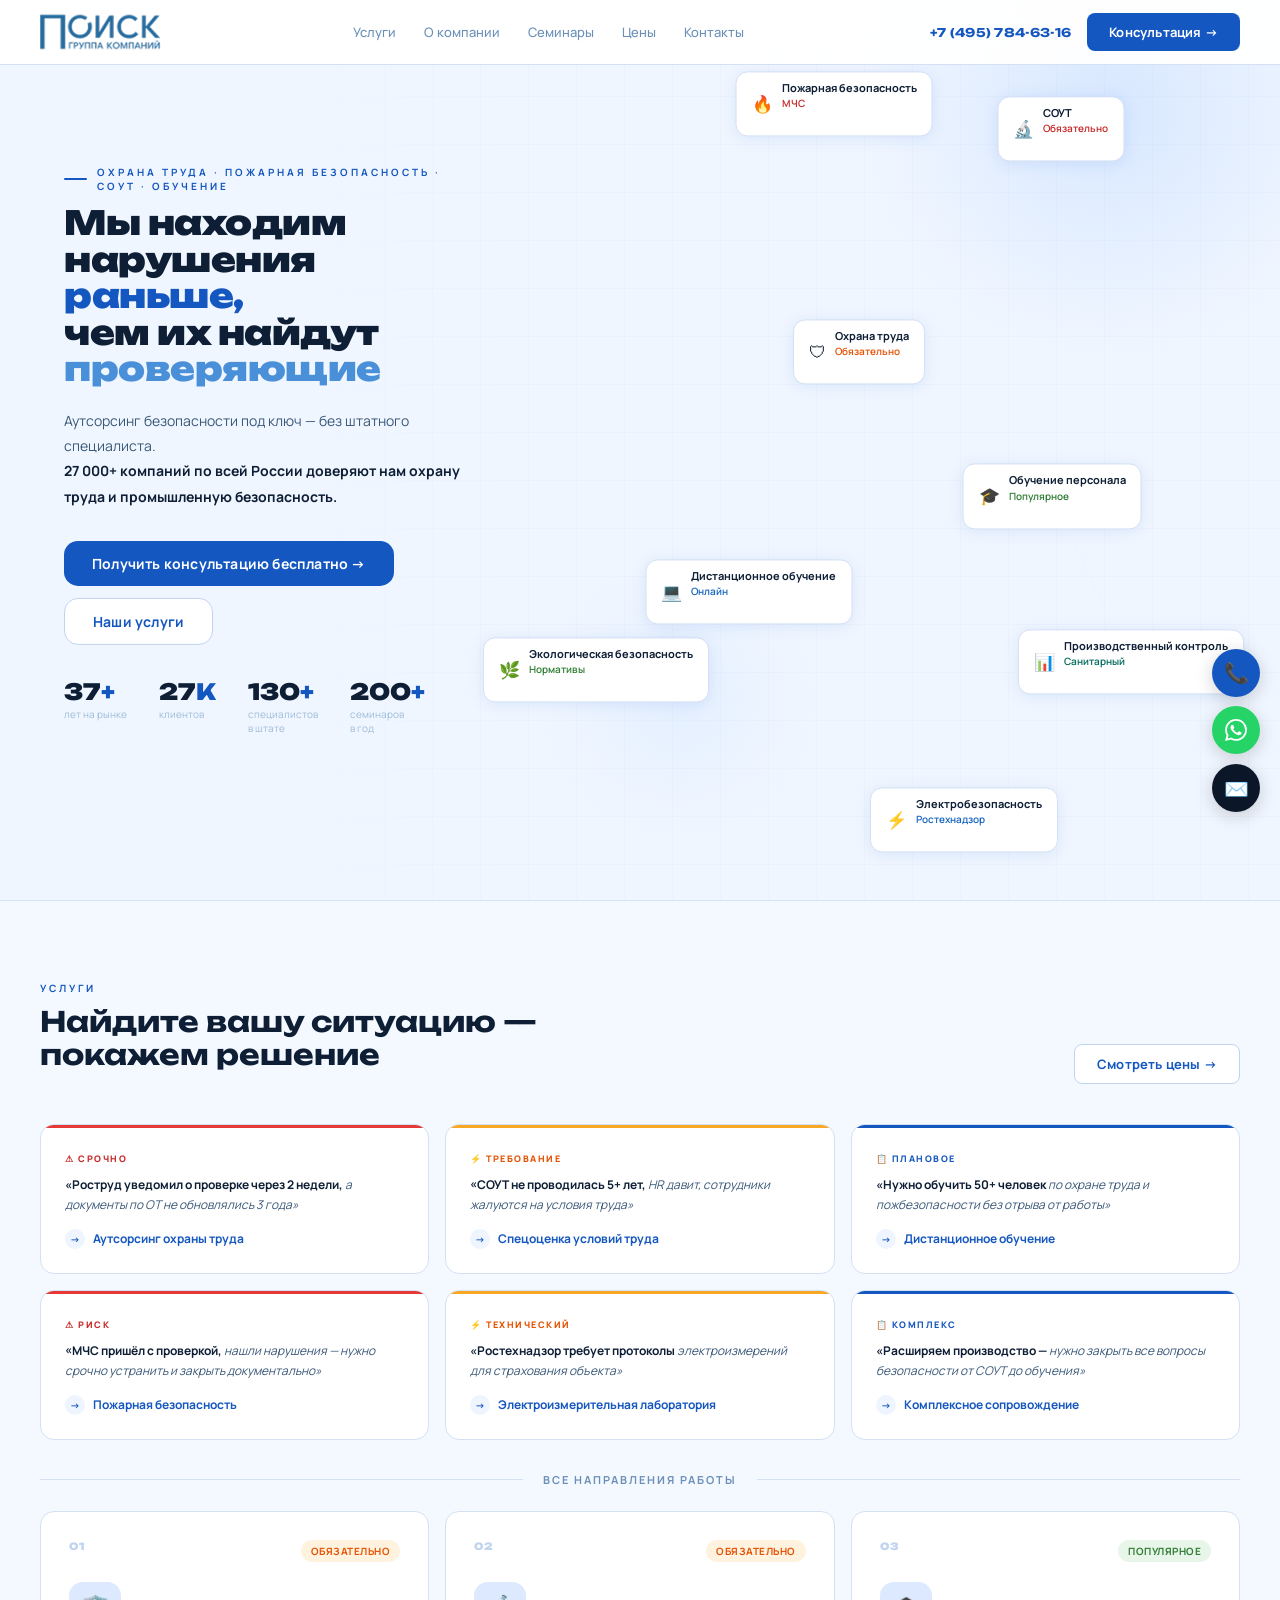
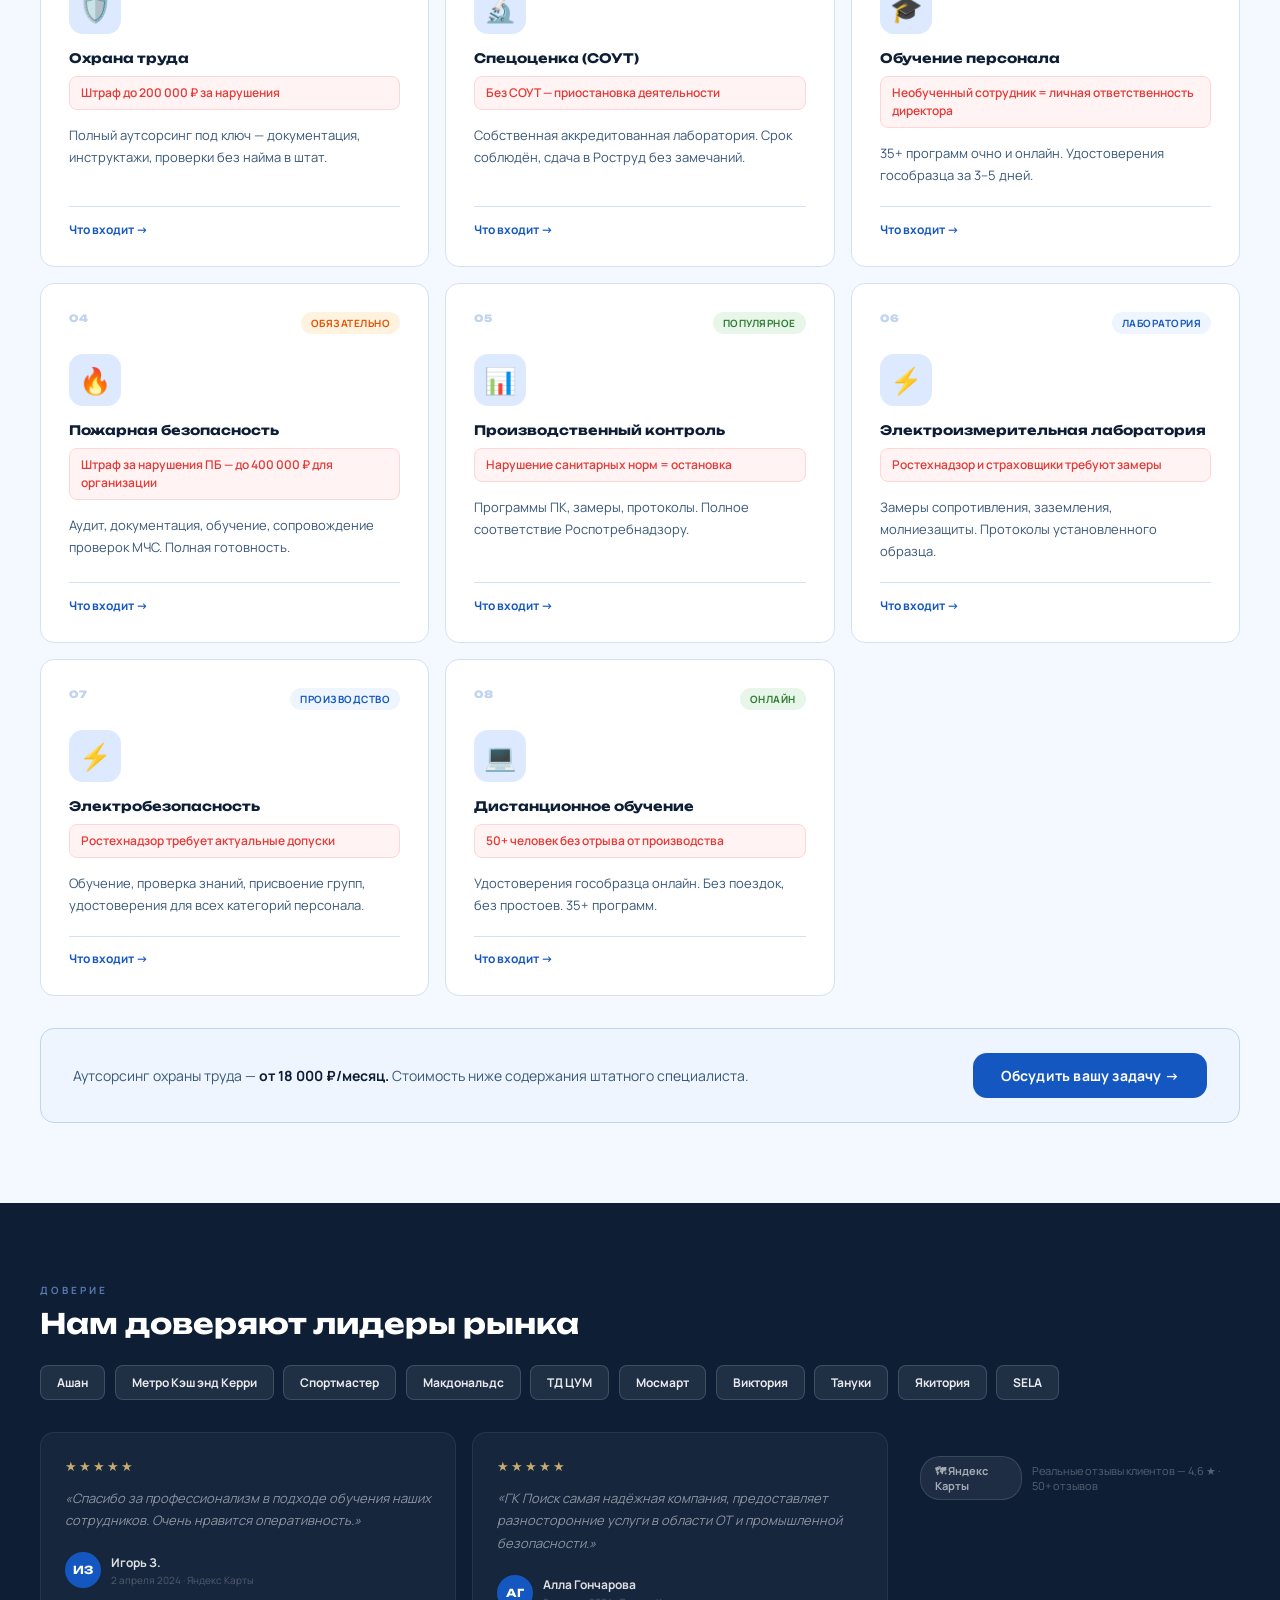
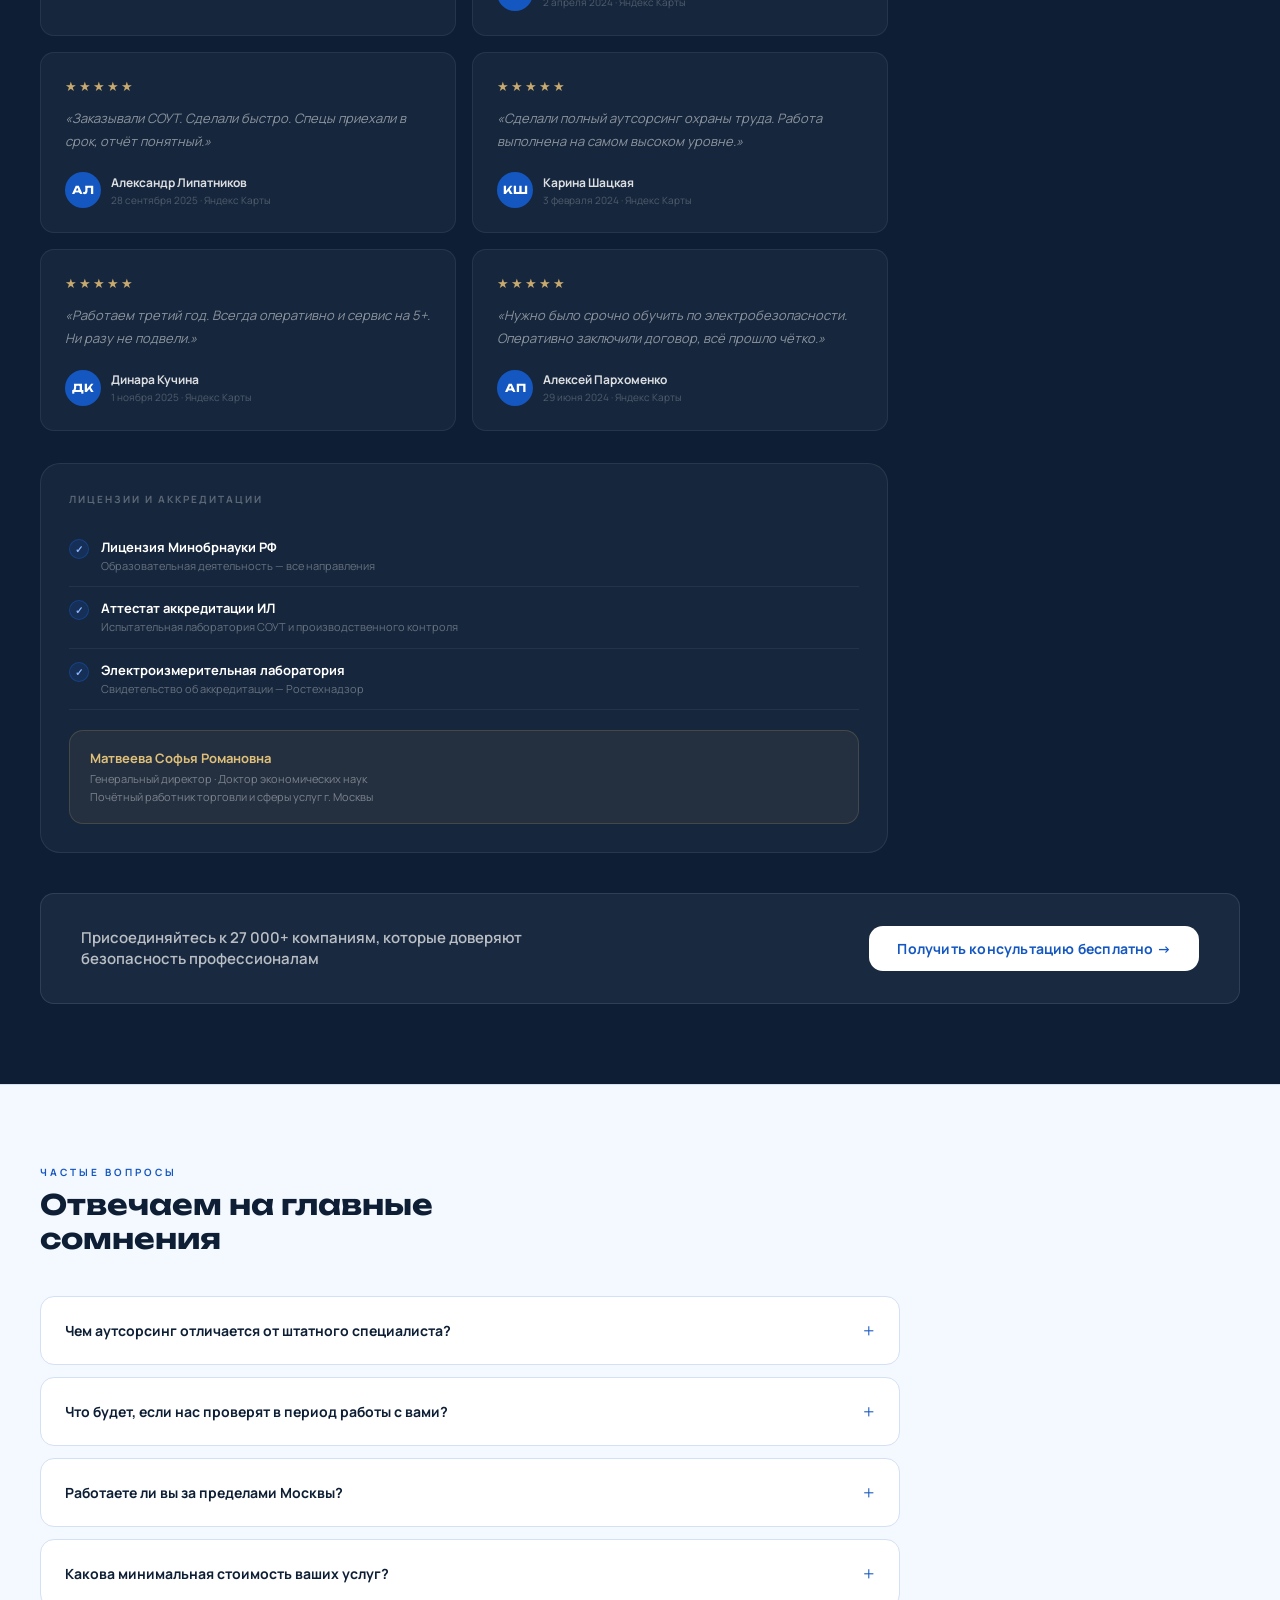
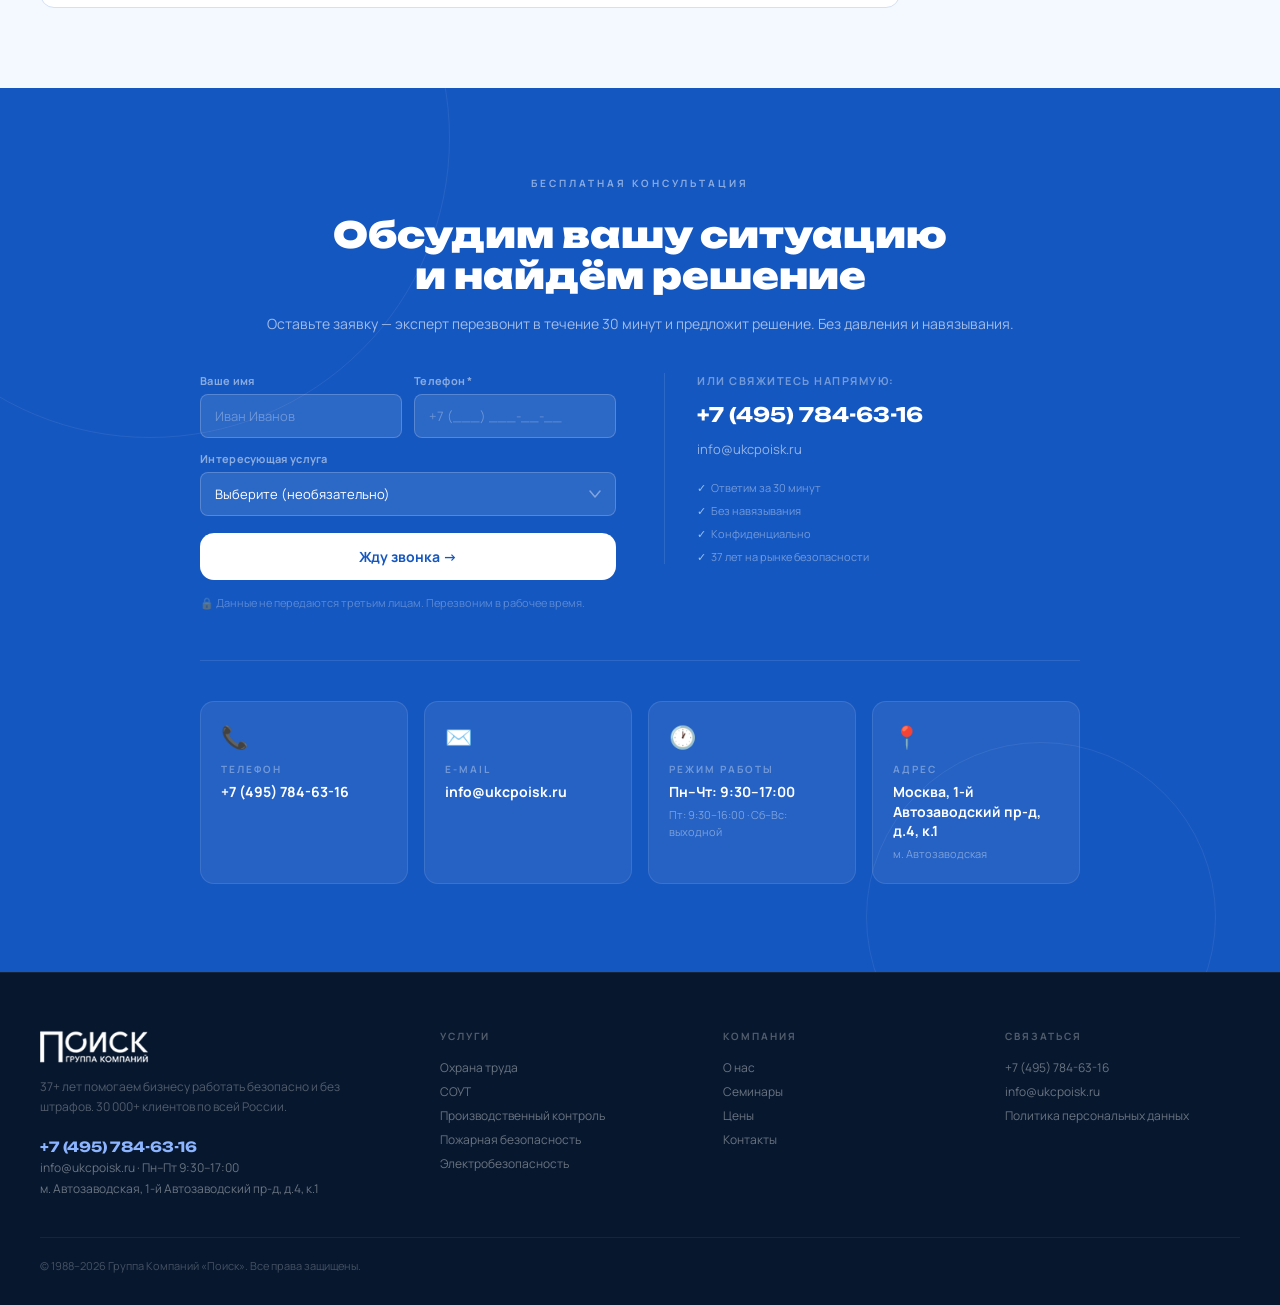
<file: index.html>
<!DOCTYPE html>
<html lang="ru">
<head>
<meta charset="UTF-8">
<meta name="viewport" content="width=device-width,initial-scale=1.0">
<title>ГК ПОИСК — Охрана труда и безопасность бизнеса под ключ</title>
<link href="https://fonts.googleapis.com/css2?family=Unbounded:wght@400;700;900&family=Manrope:wght@400;500;600;700;800&display=swap" rel="stylesheet">
<link rel="stylesheet" href="poisk_landing.css">
</head>
<body>

<!-- NAV -->
<nav class="nav">
  <div class="nav-i">
    <a href="#" class="logo">
      <img src="logo (1).png" alt="ГК ПОИСК" style="height:40px;width:auto;display:block;">
    </a>
    <div class="nav-links" id="nav-links">
      <a href="#services">Услуги</a>
      <a href="about.html">О компании</a>
      <a href="seminars.html">Семинары</a>
      <a href="prices.html">Цены</a>
      <a href="#contacts">Контакты</a>
      <a href="tel:+74957846316" class="nav-links-phone">+7 (495) 784-63-16</a>
    </div>
    <div class="nav-r">
      <a href="tel:+74957846316" class="nav-phone">+7 (495) 784-63-16</a>
      <a href="#cta" class="btn">Консультация →</a>
      <button class="nav-ham" id="nav-ham" aria-label="Меню">
        <span></span><span></span><span></span>
      </button>
    </div>
  </div>
</nav>

<!-- ═══════════════════════════════════════
     1. HERO
════════════════════════════════════════ -->
<section id="hero">
  <svg class="h-grid" width="100%" height="100%" style="position:absolute;inset:0;z-index:0;pointer-events:none">
    <defs><pattern id="gp" width="48" height="48" patternUnits="userSpaceOnUse"><path d="M48 0L0 0 0 48" fill="none" stroke="rgba(21,87,192,0.07)" stroke-width=".8"/></pattern></defs>
    <rect width="100%" height="100%" fill="url(#gp)"/>
  </svg>
  <div class="blob" style="width:500px;height:500px;background:radial-gradient(circle,rgba(180,210,255,.4) 0%,transparent 70%);top:-140px;right:-80px;z-index:1"></div>
  <div class="blob" style="width:280px;height:280px;background:radial-gradient(circle,rgba(200,224,255,.3) 0%,transparent 70%);bottom:60px;left:42%;z-index:1"></div>
  <canvas id="lines-c"></canvas>
  <div id="chips-root"></div>
  <div class="h-mask"></div>

  <div class="hero-left">
    <div class="eyebrow">
      <div class="ey-bar"></div>
      <div class="ey-t">Охрана труда · Пожарная безопасность · СОУТ · Обучение</div>
    </div>
    <h1 class="hero-h1">Мы находим<br>нарушения <em>раньше,</em><br>чем их найдут<br><span>проверяющие</span></h1>
    <p class="hero-sub">Аутсорсинг безопасности под ключ — без штатного специалиста.<br><strong>27 000+ компаний по всей России доверяют нам охрану труда и промышленную безопасность.</strong></p>
    <div class="hero-btns">
      <a href="#cta" class="btn btn-lg">Получить консультацию бесплатно →</a>
      <a href="#services" class="btn btn-lg btn-out">Наши услуги</a>
    </div>
    <div class="hero-nums">
      <div><div class="hn-n">37<em>+</em></div><div class="hn-l">лет на рынке</div></div>
      <div><div class="hn-n">27<em>К</em></div><div class="hn-l">клиентов</div></div>
      <div><div class="hn-n">130<em>+</em></div><div class="hn-l">специалистов<br>в штате</div></div>
      <div><div class="hn-n">200<em>+</em></div><div class="hn-l">семинаров<br>в год</div></div>
    </div>
  </div>
</section>

<!-- ═══════════════════════════════════════
     2. УСЛУГИ (Pain + Services объединены)
════════════════════════════════════════ -->
<section class="svc-sec" id="services">
  <div class="si">

    <!-- Подзаголовок -->
    <div class="svc-hd fade">
      <div>
        <div class="sec-ey">Услуги</div>
        <h2 class="sec-t">Найдите вашу ситуацию —<br>покажем решение</h2>
      </div>
      <a href="prices.html" class="btn btn-out">Смотреть цены →</a>
    </div>

    <!-- Pain-карточки → каждая ведёт к своей карточке услуги ниже -->
    <div class="pain-g" style="margin-bottom:1rem">
      <a href="#sv-ot"  class="pc r fade"><div class="pc-lbl r">⚠ Срочно</div><div class="pc-q"><strong>«Роструд уведомил о проверке через 2 недели,</strong> а документы по ОТ не обновлялись 3 года»</div><div class="pc-sol"><div class="pc-arr">→</div>Аутсорсинг охраны труда</div></a>
      <a href="#sv-sout" class="pc a fade"><div class="pc-lbl a">⚡ Требование</div><div class="pc-q"><strong>«СОУТ не проводилась 5+ лет,</strong> HR давит, сотрудники жалуются на условия труда»</div><div class="pc-sol"><div class="pc-arr">→</div>Спецоценка условий труда</div></a>
      <a href="#sv-edu" class="pc b fade"><div class="pc-lbl b">📋 Плановое</div><div class="pc-q"><strong>«Нужно обучить 50+ человек</strong> по охране труда и пожбезопасности без отрыва от работы»</div><div class="pc-sol"><div class="pc-arr">→</div>Дистанционное обучение</div></a>
      <a href="#sv-fire" class="pc r fade"><div class="pc-lbl r">⚠ Риск</div><div class="pc-q"><strong>«МЧС пришёл с проверкой,</strong> нашли нарушения — нужно срочно устранить и закрыть документально»</div><div class="pc-sol"><div class="pc-arr">→</div>Пожарная безопасность</div></a>
      <a href="#sv-lab" class="pc a fade"><div class="pc-lbl a">⚡ Технический</div><div class="pc-q"><strong>«Ростехнадзор требует протоколы</strong> электроизмерений для страхования объекта»</div><div class="pc-sol"><div class="pc-arr">→</div>Электроизмерительная лаборатория</div></a>
      <a href="#sv-ot"  class="pc b fade"><div class="pc-lbl b">📋 Комплекс</div><div class="pc-q"><strong>«Расширяем производство —</strong> нужно закрыть все вопросы безопасности от СОУТ до обучения»</div><div class="pc-sol"><div class="pc-arr">→</div>Комплексное сопровождение</div></a>
    </div>

    <!-- Разделитель -->
    <div class="svc-divider fade">
      <span>Все направления работы</span>
    </div>

    <!-- Сетка услуг — id на каждой карточке для скролла из pain -->
    <div class="svc-g">
      <div id="sv-ot"   class="sv fade"><div class="sv-top"><div class="sv-num">01</div><div class="sv-badge b-req">Обязательно</div></div><div class="sv-ico">🛡️</div><div class="sv-t">Охрана труда</div><div class="sv-pain">Штраф до 200 000 ₽ за нарушения</div><div class="sv-d">Полный аутсорсинг под ключ — документация, инструктажи, проверки без найма в штат.</div><a href="prices.html#ot" class="sv-more">Подробнее →</a></div>
      <div id="sv-sout" class="sv fade"><div class="sv-top"><div class="sv-num">02</div><div class="sv-badge b-req">Обязательно</div></div><div class="sv-ico">🔬</div><div class="sv-t">Спецоценка (СОУТ)</div><div class="sv-pain">Без СОУТ — приостановка деятельности</div><div class="sv-d">Собственная аккредитованная лаборатория. Срок соблюдён, сдача в Роструд без замечаний.</div><a href="prices.html#ot" class="sv-more">Подробнее →</a></div>
      <div id="sv-edu"  class="sv fade"><div class="sv-top"><div class="sv-num">03</div><div class="sv-badge b-pop">Популярное</div></div><div class="sv-ico">🎓</div><div class="sv-t">Обучение персонала</div><div class="sv-pain">Необученный сотрудник = личная ответственность директора</div><div class="sv-d">35+ программ очно и онлайн. Удостоверения гособразца за 3–5 дней.</div><a href="prices.html#ot" class="sv-more">Подробнее →</a></div>
      <div id="sv-fire" class="sv fade"><div class="sv-top"><div class="sv-num">04</div><div class="sv-badge b-req">Обязательно</div></div><div class="sv-ico">🔥</div><div class="sv-t">Пожарная безопасность</div><div class="sv-pain">Штраф за нарушения ПБ — до 400 000 ₽ для организации</div><div class="sv-d">Аудит, документация, обучение, сопровождение проверок МЧС. Полная готовность.</div><a href="prices.html#fire" class="sv-more">Подробнее →</a></div>
      <div id="sv-pk"   class="sv fade"><div class="sv-top"><div class="sv-num">05</div><div class="sv-badge b-pop">Популярное</div></div><div class="sv-ico">📊</div><div class="sv-t">Производственный контроль</div><div class="sv-pain">Нарушение санитарных норм = остановка</div><div class="sv-d">Программы ПК, замеры, протоколы. Полное соответствие Роспотребнадзору.</div><a href="prices.html#pk" class="sv-more">Подробнее →</a></div>
      <div id="sv-lab"  class="sv fade"><div class="sv-top"><div class="sv-num">06</div><div class="sv-badge b-lab">Лаборатория</div></div><div class="sv-ico">⚡</div><div class="sv-t">Электроизмерительная лаборатория</div><div class="sv-pain">Ростехнадзор и страховщики требуют замеры</div><div class="sv-d">Замеры сопротивления, заземления, молниезащиты. Протоколы установленного образца.</div><a href="prices.html#lab" class="sv-more">Подробнее →</a></div>
      <div id="sv-elec" class="sv fade"><div class="sv-top"><div class="sv-num">07</div><div class="sv-badge b-lab">Производство</div></div><div class="sv-ico">⚡</div><div class="sv-t">Электробезопасность</div><div class="sv-pain">Ростехнадзор требует актуальные допуски</div><div class="sv-d">Обучение, проверка знаний, присвоение групп, удостоверения для всех категорий персонала.</div><a href="prices.html#elec" class="sv-more">Подробнее →</a></div>
      <div id="sv-dist" class="sv fade"><div class="sv-top"><div class="sv-num">08</div><div class="sv-badge b-pop">Онлайн</div></div><div class="sv-ico">💻</div><div class="sv-t">Дистанционное обучение</div><div class="sv-pain">50+ человек без отрыва от производства</div><div class="sv-d">Удостоверения гособразца онлайн. Без поездок, без простоев. 35+ программ.</div><a href="prices.html#ot" class="sv-more">Подробнее →</a></div>
    </div>

    <!-- Ценовой якорь -->
    <div class="svc-foot fade">
      <div class="svc-foot-price">Аутсорсинг охраны труда — <strong>от 18 000 ₽/месяц.</strong> Стоимость ниже содержания штатного специалиста.</div>
      <a href="#cta" class="btn btn-lg">Обсудить вашу задачу →</a>
    </div>

  </div>
</section>

<!-- ═══════════════════════════════════════
     3. ДОВЕРИЕ (Клиенты + Отзывы + Лицензии)
════════════════════════════════════════ -->
<section class="proof-sec" id="reviews">
  <div class="proof-i">

    <div class="sec-ey fade" style="color:rgba(140,180,255,.6)">Доверие</div>
    <h2 class="sec-t sec-t-w fade">Нам доверяют лидеры рынка</h2>

    <!-- Реальные клиенты — подтверждены на сайте ukcpoisk.ru -->
    <div class="proof-clients fade">
      <div class="pcl">Ашан</div>
      <div class="pcl">Метро Кэш энд Керри</div>
      <div class="pcl">Спортмастер</div>
      <div class="pcl">Макдональдс</div>
      <div class="pcl">ТД ЦУМ</div>
      <div class="pcl">Мосмарт</div>
      <div class="pcl">Виктория</div>
      <div class="pcl">Тануки</div>
      <div class="pcl">Якитория</div>
      <div class="pcl">SELA</div>
    </div>

    <!-- Отзывы + Лицензии рядом -->
    <div class="proof-body">
      <div class="rv-g">
        <div class="rv fade"><div class="rv-stars">★★★★★</div><div class="rv-q">«Спасибо за профессионализм в подходе обучения наших сотрудников. Очень нравится оперативность.»</div><div class="rv-auth"><div class="rv-av">ИЗ</div><div class="rv-nm"><strong>Игорь З.</strong><div class="rv-date">2 апреля 2024 · Яндекс Карты</div></div></div></div>
        <div class="rv fade"><div class="rv-stars">★★★★★</div><div class="rv-q">«ГК Поиск самая надёжная компания, предоставляет разносторонние услуги в области ОТ и промышленной безопасности.»</div><div class="rv-auth"><div class="rv-av">АГ</div><div class="rv-nm"><strong>Алла Гончарова</strong><div class="rv-date">2 апреля 2024 · Яндекс Карты</div></div></div></div>
        <div class="rv fade"><div class="rv-stars">★★★★★</div><div class="rv-q">«Заказывали СОУТ. Сделали быстро. Спецы приехали в срок, отчёт понятный.»</div><div class="rv-auth"><div class="rv-av">АЛ</div><div class="rv-nm"><strong>Александр Липатников</strong><div class="rv-date">28 сентября 2025 · Яндекс Карты</div></div></div></div>
        <div class="rv fade"><div class="rv-stars">★★★★★</div><div class="rv-q">«Сделали полный аутсорсинг охраны труда. Работа выполнена на самом высоком уровне.»</div><div class="rv-auth"><div class="rv-av">КШ</div><div class="rv-nm"><strong>Карина Шацкая</strong><div class="rv-date">3 февраля 2024 · Яндекс Карты</div></div></div></div>
        <div class="rv fade"><div class="rv-stars">★★★★★</div><div class="rv-q">«Работаем третий год. Всегда оперативно и сервис на 5+. Ни разу не подвели.»</div><div class="rv-auth"><div class="rv-av">ДК</div><div class="rv-nm"><strong>Динара Кучина</strong><div class="rv-date">1 ноября 2025 · Яндекс Карты</div></div></div></div>
        <div class="rv fade"><div class="rv-stars">★★★★★</div><div class="rv-q">«Нужно было срочно обучить по электробезопасности. Оперативно заключили договор, всё прошло чётко.»</div><div class="rv-auth"><div class="rv-av">АП</div><div class="rv-nm"><strong>Алексей Пархоменко</strong><div class="rv-date">29 июня 2024 · Яндекс Карты</div></div></div></div>
      </div>
      <div class="rv-source fade">
        <span class="rv-source-badge">🗺 Яндекс Карты</span>
        <span class="rv-source-text">Реальные отзывы клиентов — 4,6 ★ · 50+ отзывов</span>
      </div>

      <!-- Лицензии -->
      <div class="proof-lic fade">
        <div class="proof-lic-title">Лицензии и аккредитации</div>
        <div class="lic-row"><div class="lic-chk">✓</div><div><div class="lic-t">Лицензия Минобрнауки РФ</div><div class="lic-s">Образовательная деятельность — все направления</div></div></div>
        <div class="lic-row"><div class="lic-chk">✓</div><div><div class="lic-t">Аттестат аккредитации ИЛ</div><div class="lic-s">Испытательная лаборатория СОУТ и производственного контроля</div></div></div>
<div class="lic-row"><div class="lic-chk">✓</div><div><div class="lic-t">Электроизмерительная лаборатория</div><div class="lic-s">Свидетельство об аккредитации — Ростехнадзор</div></div></div>
        <div class="dir-card">
          <div class="dir-n">Матвеева Софья Романовна</div>
          <div class="dir-t">Генеральный директор · Доктор экономических наук<br>Почётный работник торговли и сферы услуг г. Москвы</div>
        </div>
      </div>
    </div>

    <!-- CTA после доверия -->
    <div class="proof-cta fade">
      <p>Присоединяйтесь к 27 000+ компаниям, которые доверяют безопасность профессионалам</p>
      <a href="#cta" class="btn btn-lg btn-white">Получить консультацию бесплатно →</a>
    </div>

  </div>
</section>

<!-- ═══════════════════════════════════════
     4. FAQ
════════════════════════════════════════ -->
<section class="faq-sec" id="faq">
  <div class="si">
    <div class="faq-hd fade">
      <div class="sec-ey">Частые вопросы</div>
      <h2 class="sec-t">Отвечаем на главные<br>сомнения</h2>
    </div>
    <div class="faq-list">
      <details class="faq-item fade">
        <summary class="faq-q">Чем аутсорсинг отличается от штатного специалиста?</summary>
        <div class="faq-a">Штатный специалист — это зарплата, налоги, отпуск, больничный и риск, что он уйдёт перед проверкой. Аутсорсинг — фиксированная стоимость, команда из нескольких специалистов и полная ответственность по договору. При средней зарплате специалиста 80 000 ₽ экономия составляет 30–50% с учётом всех затрат.</div>
      </details>
      <details class="faq-item fade">
        <summary class="faq-q">Что будет, если нас проверят в период работы с вами?</summary>
        <div class="faq-a">Наш специалист участвует в проверке лично — сопровождает инспектора, отвечает на вопросы, предоставляет документы. За 37 лет работы мы накопили большой опыт прохождения проверок ГИТ, МЧС и Ростехнадзора и знаем, на что инспекторы обращают внимание в первую очередь.</div>
      </details>
      <details class="faq-item fade">
        <summary class="faq-q">Работаете ли вы за пределами Москвы?</summary>
        <div class="faq-a">Да. Работаем по всей России — выездные бригады, агентские договоры с партнёрами в регионах, возможность открытия филиалов. Позвоните — уточним варианты для вашего региона.</div>
      </details>
      <details class="faq-item fade">
        <summary class="faq-q">Какова минимальная стоимость ваших услуг?</summary>
        <div class="faq-a">Аутсорсинг охраны труда — от 18 000 ₽/месяц. Обучение — от 4 200 ₽ за человека. СОУТ — рассчитывается индивидуально исходя из числа рабочих мест. Полный прайс на странице <a href="prices.html">Цены</a>. Точная стоимость зависит от численности сотрудников и объёма задач — рассчитаем бесплатно.</div>
      </details>
    </div>
  </div>
</section>

<!-- ═══════════════════════════════════════
     5. CTA + КОНТАКТЫ
════════════════════════════════════════ -->
<section class="cta-sec" id="cta">
  <div class="cta-ring" style="width:600px;height:600px;top:-250px;left:-150px"></div>
  <div class="cta-ring" style="width:350px;height:350px;bottom:-120px;right:5%"></div>
  <div class="cta-i">
    <div class="cta-ey">Бесплатная консультация</div>
    <h2 class="cta-h">Обсудим вашу ситуацию<br>и найдём решение</h2>
    <p class="cta-sub">Оставьте заявку — эксперт перезвонит в течение 30 минут и предложит решение. Без давления и навязывания.</p>

    <div class="cta-body">

      <!-- Форма -->
      <form class="cta-form" onsubmit="return false">
        <div class="cta-form-row">
          <div class="cta-field">
            <label>Ваше имя</label>
            <input type="text" placeholder="Иван Иванов">
          </div>
          <div class="cta-field">
            <label>Телефон *</label>
            <input type="tel" placeholder="+7 (___) ___-__-__" required>
          </div>
        </div>
        <div class="cta-field">
          <label>Интересующая услуга</label>
          <select>
            <option value="">Выберите (необязательно)</option>
            <option>Охрана труда / аутсорсинг</option>
            <option>Спецоценка (СОУТ)</option>
            <option>Обучение персонала</option>
            <option>Пожарная безопасность</option>
            <option>Электробезопасность</option>
            <option>Электроизмерительная лаборатория</option>
            <option>Производственный контроль</option>
            <option>Другое</option>
          </select>
        </div>
        <button type="submit" class="cta-submit">Жду звонка →</button>
        <p class="cta-privacy">🔒 Данные не передаются третьим лицам. Перезвоним в рабочее время.</p>
      </form>

      <!-- Альтернативный способ связи -->
      <div class="cta-alt">
        <div class="cta-alt-label">Или свяжитесь напрямую:</div>
        <a href="tel:+74957846316" class="cta-alt-phone">+7 (495) 784-63-16</a>
        <a href="mailto:info@ukcpoisk.ru" class="cta-alt-email">info@ukcpoisk.ru</a>
        <div class="cta-gs">
          <span class="cta-g">Ответим за 30 минут</span>
          <span class="cta-g">Без навязывания</span>
          <span class="cta-g">Конфиденциально</span>
          <span class="cta-g">37 лет на рынке безопасности</span>
        </div>
      </div>

    </div>

    <!-- Контакты встроены в CTA -->
    <div class="cta-contacts" id="contacts">
      <div class="cta-contact-card">
        <div class="cta-contact-ico">📞</div>
        <div class="cta-contact-label">Телефон</div>
        <a href="tel:+74957846316" class="cta-contact-val">+7 (495) 784-63-16</a>
      </div>
      <div class="cta-contact-card">
        <div class="cta-contact-ico">✉️</div>
        <div class="cta-contact-label">E-mail</div>
        <a href="mailto:info@ukcpoisk.ru" class="cta-contact-val">info@ukcpoisk.ru</a>
      </div>
      <div class="cta-contact-card">
        <div class="cta-contact-ico">🕐</div>
        <div class="cta-contact-label">Режим работы</div>
        <div class="cta-contact-val">Пн–Чт: 9:30–17:00</div>
        <div class="cta-contact-sub">Пт: 9:30–16:00 · Сб–Вс: выходной</div>
      </div>
      <div class="cta-contact-card">
        <div class="cta-contact-ico">📍</div>
        <div class="cta-contact-label">Адрес</div>
        <div class="cta-contact-val">Москва, 1-й Автозаводский пр-д, д.4, к.1</div>
        <div class="cta-contact-sub">м. Автозаводская</div>
      </div>
    </div>
  </div>
</section>

<!-- FOOTER -->
<footer>
  <div class="ft-i">
    <div class="ft-top">
      <div>
        <img src="logo (1).png" alt="ГК ПОИСК" style="height:36px;width:auto;display:block;filter:brightness(0) invert(1);">
        <p class="ft-desc">37+ лет помогаем бизнесу работать безопасно и без штрафов. 30 000+ клиентов по всей России.</p>
        <div class="ft-phone">+7 (495) 784-63-16</div>
        <div class="ft-mail">info@ukcpoisk.ru · Пн–Пт 9:30–17:00</div>
        <div class="ft-mail">м. Автозаводская, 1-й Автозаводский пр-д, д.4, к.1</div>
      </div>
      <div class="ft-col">
        <h5>Услуги</h5>
        <a href="#services">Охрана труда</a>
        <a href="#services">СОУТ</a>
        <a href="#services">Производственный контроль</a>
        <a href="#services">Пожарная безопасность</a>
        <a href="#services">Электробезопасность</a>
      </div>
      <div class="ft-col">
        <h5>Компания</h5>
        <a href="about.html">О нас</a>
        <a href="seminars.html">Семинары</a>
        <a href="prices.html">Цены</a>
        <a href="#contacts">Контакты</a>
      </div>
      <div class="ft-col">
        <h5>Связаться</h5>
        <a href="tel:+74957846316">+7 (495) 784-63-16</a>
        <a href="mailto:info@ukcpoisk.ru">info@ukcpoisk.ru</a>
        <a href="#">Политика персональных данных</a>
      </div>
    </div>
    <div class="ft-bot">
      <div class="ft-copy">© 1988–2026 Группа Компаний «Поиск». Все права защищены.</div>
    </div>
  </div>
</footer>

<!-- FLOATING CONTACTS -->
<div class="float-contacts">
  <a href="tel:+74957846316" class="float-btn float-phone" title="Позвонить">📞</a>
  <a href="https://wa.me/74957846316" class="float-btn float-wa" title="WhatsApp" target="_blank" rel="noopener">
    <svg width="22" height="22" viewBox="0 0 24 24" fill="white"><path d="M17.472 14.382c-.297-.149-1.758-.867-2.03-.967-.273-.099-.471-.148-.67.15-.197.297-.767.966-.94 1.164-.173.199-.347.223-.644.075-.297-.15-1.255-.463-2.39-1.475-.883-.788-1.48-1.761-1.653-2.059-.173-.297-.018-.458.13-.606.134-.133.298-.347.446-.52.149-.174.198-.298.298-.497.099-.198.05-.371-.025-.52-.075-.149-.669-1.612-.916-2.207-.242-.579-.487-.5-.669-.51-.173-.008-.371-.01-.57-.01-.198 0-.52.074-.792.372-.272.297-1.04 1.016-1.04 2.479 0 1.462 1.065 2.875 1.213 3.074.149.198 2.096 3.2 5.077 4.487.709.306 1.262.489 1.694.625.712.227 1.36.195 1.871.118.571-.085 1.758-.719 2.006-1.413.248-.694.248-1.289.173-1.413-.074-.124-.272-.198-.57-.347m-5.421 7.403h-.004a9.87 9.87 0 01-5.031-1.378l-.361-.214-3.741.982.998-3.648-.235-.374a9.86 9.86 0 01-1.51-5.26c.001-5.45 4.436-9.884 9.888-9.884 2.64 0 5.122 1.03 6.988 2.898a9.825 9.825 0 012.893 6.994c-.003 5.45-4.437 9.884-9.885 9.884m8.413-18.297A11.815 11.815 0 0012.05 0C5.495 0 .16 5.335.157 11.892c0 2.096.547 4.142 1.588 5.945L.057 24l6.305-1.654a11.882 11.882 0 005.683 1.448h.005c6.554 0 11.89-5.335 11.893-11.893a11.821 11.821 0 00-3.48-8.413z"/></svg>
  </a>
  <a href="mailto:info@ukcpoisk.ru" class="float-btn float-mail" title="Email">✉️</a>
</div>

<!-- MOBILE STICKY BAR -->
<div class="mobile-sticky-bar">
  <a href="tel:+74957846316" class="msb-btn msb-call">📞 Позвонить</a>
  <a href="#cta" class="msb-btn msb-cta">Оставить заявку →</a>
</div>

<!-- SERVICE MODAL -->
<div class="svc-modal-overlay" id="svc-modal">
  <div class="svc-modal-box">
    <button class="svc-modal-close" id="modal-close">✕</button>
    <div class="svc-modal-header">
      <div class="svc-modal-ico-wrap" id="modal-ico"></div>
      <div class="svc-modal-htxt">
        <div class="svc-modal-title" id="modal-title"></div>
        <div class="svc-modal-badge" id="modal-badge"></div>
      </div>
    </div>
    <div class="svc-modal-risk" id="modal-risk"></div>
    <div class="svc-modal-section-label">Что входит в услугу</div>
    <ul class="svc-modal-list" id="modal-list"></ul>
    <div class="svc-modal-result">
      <div class="svc-modal-result-label">Результат</div>
      <div class="svc-modal-result-text" id="modal-result"></div>
    </div>
    <div class="svc-modal-price" id="modal-price"></div>
    <div class="svc-modal-footer">
      <a href="#cta" class="btn btn-lg" id="modal-cta">Обсудить с экспертом →</a>
      <a href="tel:+74957846316" class="btn btn-lg btn-out">+7 (495) 784-63-16</a>
    </div>
  </div>
</div>

<script>
// NAV HAMBURGER
const ham = document.getElementById('nav-ham');
const navLinks = document.getElementById('nav-links');
ham.addEventListener('click', () => {
  navLinks.classList.toggle('open');
  ham.classList.toggle('open');
});
document.querySelectorAll('#nav-links a').forEach(a => {
  a.addEventListener('click', () => {
    navLinks.classList.remove('open');
    ham.classList.remove('open');
  });
});

// CHIPS (только на десктопе)
const SVCS=[
  {ico:'🛡',name:'Охрана труда',tag:'Обязательно',tc:'#E65100'},
  {ico:'🔬',name:'СОУТ',tag:'Обязательно',tc:'#C62828'},
  {ico:'🔥',name:'Пожарная безопасность',tag:'МЧС',tc:'#C62828'},
  {ico:'⚡',name:'Электробезопасность',tag:'Ростехнадзор',tc:'#1565C0'},
  {ico:'🎓',name:'Обучение персонала',tag:'Популярное',tc:'#2E7D32'},
  {ico:'📊',name:'Производственный контроль',tag:'Санитарный',tc:'#00695C'},
  {ico:'🌿',name:'Экологическая безопасность',tag:'Нормативы',tc:'#2E7D32'},
  {ico:'💻',name:'Дистанционное обучение',tag:'Онлайн',tc:'#1565C0'},
];
const hero=document.getElementById('hero');
const root=document.getElementById('chips-root');
const lc=document.getElementById('lines-c');
const lx=lc.getContext('2d');
const chips=[];

function W(){return hero.offsetWidth}
function H(){return hero.offsetHeight}

function scatter(){
  const pos=[],minX=W()*.44,maxX=W()-40,minY=56,maxY=H()-48,minD=130;
  SVCS.forEach((_,i)=>{
    let p,t=0;
    do{p={x:minX+Math.random()*(maxX-minX),y:minY+Math.random()*(maxY-minY)};t++;}
    while(t<400&&pos.some(q=>Math.hypot(q.x-p.x,q.y-p.y)<minD));
    pos.push(p);
  });return pos;
}

function build(){
  root.innerHTML='';chips.length=0;
  lc.width=W();lc.height=H();
  const pos=scatter();
  SVCS.forEach((s,i)=>{
    const el=document.createElement('div');
    el.className='chip';
    el.innerHTML=`<div class="chip-inner"><div class="chip-ico">${s.ico}</div><div><div class="chip-name">${s.name}</div><div class="chip-tag" style="color:${s.tc}">${s.tag}</div><div class="chip-hint">Подробнее →</div></div></div>`;
    el.title=s.name;
    el.addEventListener('click',()=>openModal(SVC_IDS[i]));
    root.appendChild(el);
    chips.push({el,bx:pos[i].x,by:pos[i].y,ph:Math.random()*Math.PI*2,ph2:Math.random()*Math.PI*2,ax:8+Math.random()*14,ay:6+Math.random()*12,sp:.25+Math.random()*.35});
  });
}

function drawLines(positions){
  lc.width=W();lc.height=H();
  lx.clearRect(0,0,lc.width,lc.height);
  for(let i=0;i<positions.length;i++){
    for(let j=i+1;j<positions.length;j++){
      const d=Math.hypot(positions[i].x-positions[j].x,positions[i].y-positions[j].y);
      if(d>220)continue;
      lx.beginPath();lx.moveTo(positions[i].x,positions[i].y);lx.lineTo(positions[j].x,positions[j].y);
      lx.strokeStyle=`rgba(21,87,192,${(1-d/220)*.1})`;lx.lineWidth=1;lx.stroke();
    }
  }
}

function animate(t){
  requestAnimationFrame(animate);
  const ts=t/1000,cur=[];
  chips.forEach(c=>{
    const x=c.bx+Math.sin(ts*c.sp+c.ph)*c.ax;
    const y=c.by+Math.cos(ts*c.sp+c.ph2)*c.ay;
    c.el.style.left=x+'px';c.el.style.top=y+'px';
    cur.push({x,y});
  });
  drawLines(cur);
}

// CHIPS → service modal IDs
const SVC_IDS=['sv-ot','sv-sout','sv-fire','sv-elec','sv-lab','sv-edu','sv-pk','sv-pk','sv-dist','sv-law'];

if(window.innerWidth > 768){
  build();
  requestAnimationFrame(animate);
}
window.addEventListener('resize',()=>{
  if(window.innerWidth > 768){ lc.width=W();lc.height=H();build(); }
  else { root.innerHTML=''; lx.clearRect(0,0,lc.width,lc.height); }
});

// PAIN CARD → HIGHLIGHT TARGET SERVICE
document.querySelectorAll('.pain-g a.pc').forEach(link => {
  link.addEventListener('click', e => {
    const targetId = link.getAttribute('href').slice(1);
    const target = document.getElementById(targetId);
    if (!target) return;
    e.preventDefault();

    // Scroll to card with nav offset
    const top = target.getBoundingClientRect().top + window.scrollY - 90;
    window.scrollTo({ top, behavior: 'smooth' });

    // Restart animation (remove then re-add to allow repeat clicks)
    target.classList.remove('sv-highlight');
    void target.offsetWidth;
    target.classList.add('sv-highlight');
    setTimeout(() => target.classList.remove('sv-highlight'), 5000);
  });
});

// SCROLL FADE
const obs=new IntersectionObserver(e=>{
  e.forEach(en=>{ if(en.isIntersecting) en.target.classList.add('in'); });
},{threshold:.08});
document.querySelectorAll('.fade').forEach(el=>obs.observe(el));

// ── SERVICE MODAL DATA ─────────────────────────────────────────
const SVC_DATA={
  'sv-ot':{ico:'🛡️',title:'Охрана труда',badge:'Обязательно по закону',badgeClass:'b-req',
    risk:'Штраф до 200 000 ₽ и приостановка деятельности',
    includes:['Назначение специалиста по ОТ — берём функцию на себя','Разработка и актуализация документации (инструкции, положения, журналы)','Проведение вводных и плановых инструктажей','Оценка профессиональных рисков по актуальным требованиям','Сопровождение при проверках ГИТ — специалист выезжает лично','Расследование несчастных случаев на производстве','Составление и подача отчётов в Роструд','Взаимодействие с ФСС по вопросам страхования'],
    result:'Полная готовность к проверкам ГИТ. Документы актуальны. Штатный специалист не нужен.',price:'от 18 000 ₽/мес'},
  'sv-sout':{ico:'🔬',title:'Спецоценка условий труда (СОУТ)',badge:'Обязательно каждые 5 лет',badgeClass:'b-req',
    risk:'Без СОУТ — штраф до 80 000 ₽, приостановка деятельности',
    includes:['Идентификация вредных и опасных факторов на рабочих местах','Инструментальные измерения собственной аккредитованной лабораторией','Оформление карт СОУТ и сводной ведомости результатов','Декларирование соответствия условий труда нормативам','Внесение результатов в ФГИС СОУТ (Роструд)','Ознакомление работников с результатами под подпись','Протоколы установленной формы — без замечаний'],
    result:'Полный пакет документов. Сдача в Роструд без замечаний. Срок соблюдён.',price:'Индивидуально — по числу рабочих мест'},
  'sv-edu':{ico:'🎓',title:'Обучение персонала',badge:'Популярное',badgeClass:'b-pop',
    risk:'Необученный сотрудник = личная ответственность руководителя',
    includes:['35+ программ: охрана труда, пожарная безопасность, ГО и ЧС','Работы на высоте (I, II, III уровни квалификации)','Первая помощь пострадавшим на производстве','Промышленная и экологическая безопасность','Очная форма в Москве или выезд преподавателя на объект','Дистанционная форма — без отрыва от производства','Удостоверения государственного образца за 3–5 дней'],
    result:'Удостоверения гособразца. Все сотрудники обучены. Журналы в порядке.',price:'от 4 200 ₽/чел'},
  'sv-fire':{ico:'🔥',title:'Пожарная безопасность',badge:'Обязательно по закону',badgeClass:'b-req',
    risk:'Штраф за нарушения ПБ — до 400 000 ₽ для организации',
    includes:['Аудит объекта на соответствие требованиям МЧС','Разработка документации: инструкции, приказы, журналы ПБ','Разработка и актуализация планов эвакуации','Обучение: пожарно-технический минимум (ПТМ)','Подготовка добровольных пожарных дружин','Заполнение и регистрация пожарной декларации','Технический надзор за средствами пожаротушения','Сопровождение проверок МЧС — специалист выезжает лично'],
    result:'Полная готовность к проверкам МЧС. Документация в порядке.',price:'от 18 000 ₽'},
  'sv-pk':{ico:'📊',title:'Производственный контроль',badge:'Санитарный надзор',badgeClass:'b-pop',
    risk:'Нарушение требований Роспотребнадзора — приостановка деятельности',
    includes:['Разработка программы производственного контроля (ППК)','Организация лабораторных исследований на объекте','Замеры воздуха рабочей зоны, освещённости, шума, вибрации','Микробиологический контроль для пищевых объектов','Химический анализ воды, почвы, воздуха','Протоколы измерений установленного образца','Ведение журналов производственного контроля'],
    result:'Программа ПК утверждена. Протоколы для Роспотребнадзора готовы.',price:'Индивидуально — по объектам и факторам'},
  'sv-lab':{ico:'⚡',title:'Электроизмерительная лаборатория',badge:'Аккредитация Ростехнадзора',badgeClass:'b-lab',
    risk:'Ростехнадзор и страховщики требуют актуальные протоколы измерений',
    includes:['Измерение сопротивления изоляции кабелей и проводов','Проверка заземляющих устройств и молниезащиты','Измерение сопротивления петли фаза-нуль','Испытание защитных средств (перчатки, галоши)','Проверка автоматических выключателей и УЗО','Тепловизионный контроль электрооборудования','Протоколы установленного образца — принимает Ростехнадзор'],
    result:'Протоколы для Ростехнадзора, страховщиков, Роспотребнадзора.',price:'Индивидуально — по объёму измерений'},
  'sv-elec':{ico:'⚡',title:'Электробезопасность',badge:'Ростехнадзор',badgeClass:'b-lab',
    risk:'Работа с электроустановками без допуска — уголовная ответственность',
    includes:['Присвоение I группы неэлектротехническому персоналу','Присвоение II–V групп электротехническому персоналу','Проверка знаний ПТЭ и ПТБ электроустановок','Обучение в очной и дистанционной форме','Удостоверения установленного образца с группой допуска','Формирование аттестационной комиссии на предприятии','Первичная и повторная аттестация'],
    result:'Удостоверения с группой допуска. Журнал проверки знаний. Комиссия создана.',price:'от 3 500 ₽/чел'},
  'sv-dist':{ico:'💻',title:'Дистанционное обучение',badge:'Онлайн · Без отрыва',badgeClass:'b-pop',
    risk:'50+ человек в аудитории — простой производства и командировки',
    includes:['35+ программ на платформе study-ukcpoisk.ru','Охрана труда, пожарная безопасность, электробезопасность, ГО и ЧС','Доступ 24/7 — обучение в любое удобное время','Контроль прохождения курсов для HR и руководителей','Итоговое тестирование + протокол аттестационной комиссии','Удостоверения гособразца — доставка почтой или курьером','Групповые скидки от 10 сотрудников'],
    result:'Удостоверения гособразца без командировок и простоев производства.',price:'от 2 800 ₽/чел (онлайн)'},
};

function openModal(id){
  const d=SVC_DATA[id]; if(!d)return;
  document.getElementById('modal-ico').textContent=d.ico;
  document.getElementById('modal-title').textContent=d.title;
  const badge=document.getElementById('modal-badge');
  badge.textContent=d.badge; badge.className='svc-modal-badge '+d.badgeClass;
  document.getElementById('modal-risk').textContent=d.risk;
  document.getElementById('modal-list').innerHTML=d.includes.map(t=>`<li>${t}</li>`).join('');
  document.getElementById('modal-result').textContent=d.result;
  document.getElementById('modal-price').innerHTML=`Стоимость: <strong>${d.price}</strong>`;
  document.getElementById('svc-modal').classList.add('open');
  document.body.style.overflow='hidden';
}
function _closeModal(){
  document.getElementById('svc-modal').classList.remove('open');
  document.body.style.overflow='';
}
document.getElementById('svc-modal').addEventListener('click',e=>{
  if(e.target===document.getElementById('svc-modal'))_closeModal();
});
document.getElementById('modal-close').addEventListener('click',_closeModal);
document.getElementById('modal-cta').addEventListener('click',_closeModal);
document.addEventListener('keydown',e=>{ if(e.key==='Escape')_closeModal(); });

// Make service cards clickable
document.querySelectorAll('.sv[id]').forEach(card=>{
  card.style.cursor='pointer';
  const more=card.querySelector('.sv-more');
  if(more){ more.textContent='Что входит →'; more.removeAttribute('href'); }
  card.addEventListener('click',function(e){
    if(!e.target.closest('a[href]'))openModal(card.id);
  });
});
</script>
</body>
</html>
</file>
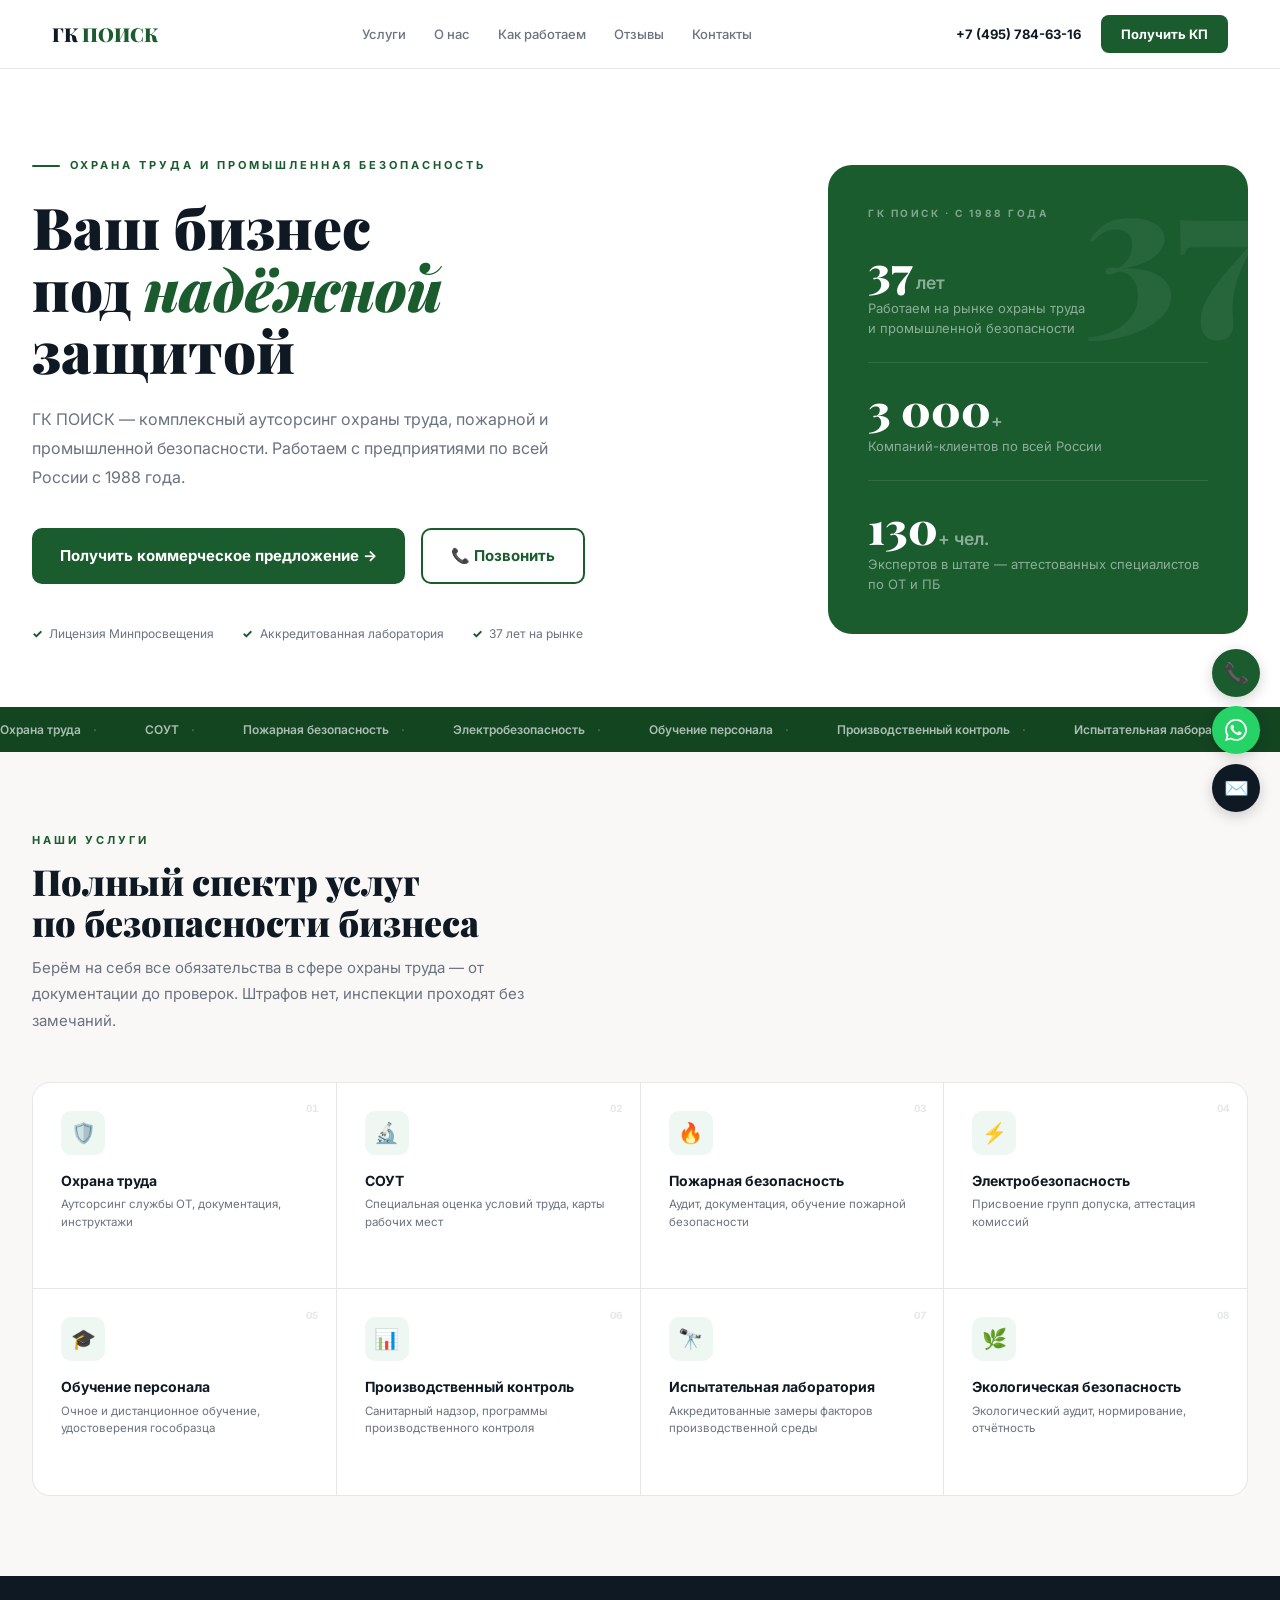
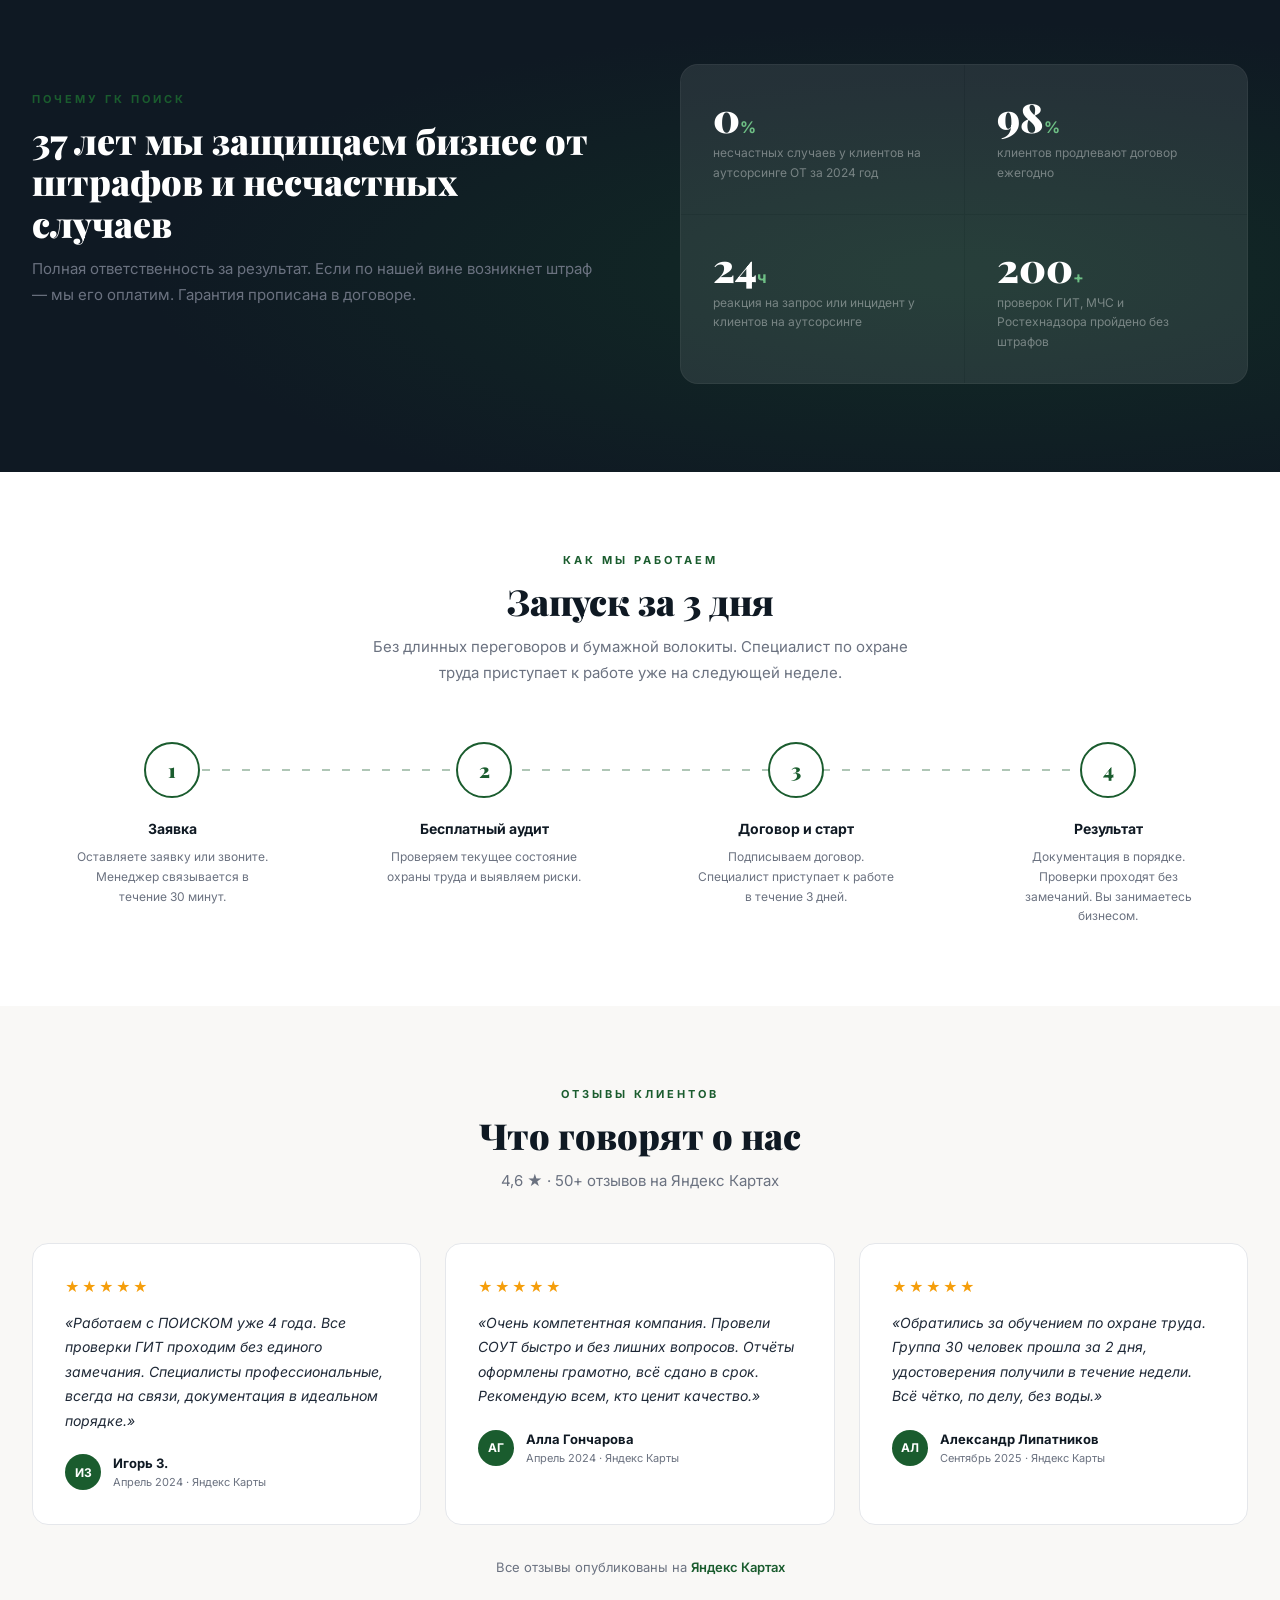
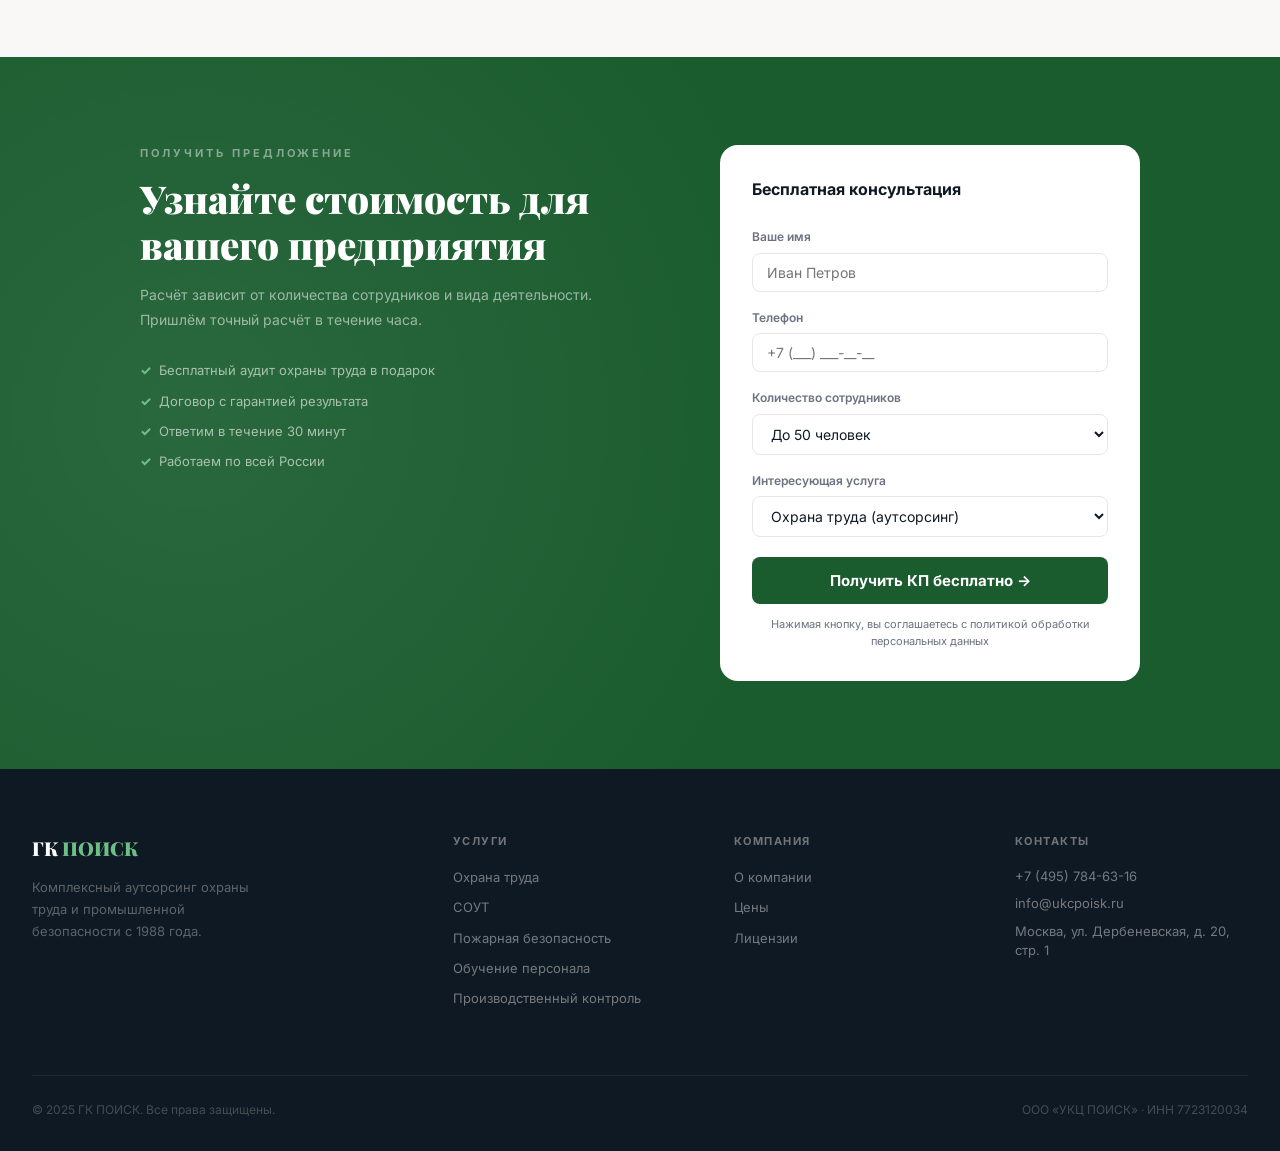
<file: landing-v2/index.html>
<!DOCTYPE html>
<html lang="ru">
<head>
<meta charset="UTF-8">
<meta name="viewport" content="width=device-width,initial-scale=1.0">
<title>ГК ПОИСК — Охрана труда и промышленная безопасность</title>
<link href="https://fonts.googleapis.com/css2?family=Playfair+Display:ital,wght@0,700;0,900;1,700&family=Inter:wght@400;500;600;700;800&display=swap" rel="stylesheet">
<style>
*,*::before,*::after{box-sizing:border-box;margin:0;padding:0}
:root{
  --green:#1A5C2E;
  --green-d:#134521;
  --green-l:#2E7D47;
  --green-pale:#EEF7F1;
  --gold:#C97D0C;
  --dark:#0F1923;
  --text:#1F2937;
  --muted:#6B7280;
  --border:#E5E7EB;
  --bg:#FFFFFF;
  --bg2:#F9F8F6;
  --shadow:0 2px 16px rgba(0,0,0,.07);
}
html{scroll-behavior:smooth}
body{font-family:'Inter',sans-serif;color:var(--text);background:var(--bg);line-height:1.6;-webkit-font-smoothing:antialiased}

/* ── NAV ── */
.nav{position:sticky;top:0;z-index:100;background:rgba(255,255,255,.96);backdrop-filter:blur(12px);border-bottom:1px solid var(--border)}
.nav-i{max-width:1240px;margin:0 auto;height:68px;display:flex;align-items:center;gap:2rem;padding:0 2rem}
.nav-logo{font-family:'Playfair Display',serif;font-size:1.2rem;font-weight:900;color:var(--dark);text-decoration:none;white-space:nowrap;flex-shrink:0}
.nav-logo span{color:var(--green)}
.nav-links{display:flex;gap:1.75rem;list-style:none;margin:0 auto}
.nav-links a{font-size:13px;font-weight:500;color:var(--muted);text-decoration:none;transition:color .2s}
.nav-links a:hover{color:var(--green)}
.nav-right{display:flex;align-items:center;gap:1.25rem;flex-shrink:0}
.nav-phone{font-size:13px;font-weight:700;color:var(--dark);text-decoration:none;white-space:nowrap}
.nav-phone:hover{color:var(--green)}
.nav-cta{background:var(--green);color:white;font-size:13px;font-weight:700;padding:9px 20px;border-radius:8px;text-decoration:none;white-space:nowrap;transition:background .2s}
.nav-cta:hover{background:var(--green-d)}
.nav-ham{display:none;flex-direction:column;gap:5px;cursor:pointer;padding:4px;background:none;border:none}
.nav-ham span{width:22px;height:2px;background:var(--dark);display:block;border-radius:2px;transition:all .3s}

/* ── HERO ── */
.hero{padding:5.5rem 2rem 4rem}
.hero-i{max-width:1240px;margin:0 auto;display:grid;grid-template-columns:1fr 420px;gap:4.5rem;align-items:center}
.hero-eye{font-size:11px;font-weight:700;letter-spacing:3px;text-transform:uppercase;color:var(--green);margin-bottom:1.25rem;display:flex;align-items:center;gap:.6rem}
.hero-eye::before{content:'';width:28px;height:2px;background:var(--green);display:inline-block;border-radius:2px}
.hero-h{font-family:'Playfair Display',serif;font-size:clamp(2.4rem,4.5vw,3.8rem);font-weight:900;line-height:1.08;color:var(--dark);margin-bottom:1.5rem}
.hero-h em{color:var(--green);font-style:italic}
.hero-sub{font-size:16px;color:var(--muted);line-height:1.8;max-width:520px;margin-bottom:2.25rem}
.hero-btns{display:flex;gap:1rem;flex-wrap:wrap;margin-bottom:2.5rem}
.btn-green{background:var(--green);color:white;font-size:15px;font-weight:700;padding:14px 28px;border-radius:10px;text-decoration:none;transition:background .2s,transform .15s;display:inline-flex;align-items:center;gap:.5rem}
.btn-green:hover{background:var(--green-d);transform:translateY(-1px)}
.btn-out{background:transparent;color:var(--green);font-size:15px;font-weight:700;padding:14px 28px;border-radius:10px;text-decoration:none;border:2px solid var(--green);transition:all .2s;display:inline-flex;align-items:center;gap:.5rem}
.btn-out:hover{background:var(--green-pale)}
.hero-trust{display:flex;gap:1.75rem;flex-wrap:wrap}
.ht-item{font-size:12px;color:var(--muted);display:flex;align-items:center;gap:.4rem}
.ht-item::before{content:'✓';color:var(--green);font-weight:800}
/* hero right card */
.hero-card{background:var(--green);border-radius:24px;padding:2.5rem;position:relative;overflow:hidden}
.hero-card::before{content:'37';position:absolute;right:-16px;top:-16px;font-family:'Playfair Display',serif;font-size:180px;font-weight:900;color:rgba(255,255,255,.06);line-height:1;pointer-events:none;user-select:none}
.hc-tag{font-size:10px;font-weight:700;letter-spacing:2.5px;text-transform:uppercase;color:rgba(255,255,255,.45);margin-bottom:1.75rem}
.hc-stat{padding-bottom:1.5rem;margin-bottom:1.5rem;border-bottom:1px solid rgba(255,255,255,.1)}
.hc-stat:last-child{border-bottom:none;padding-bottom:0;margin-bottom:0}
.hc-n{font-family:'Playfair Display',serif;font-size:2.75rem;font-weight:900;color:white;line-height:1;margin-bottom:.3rem}
.hc-n sub{font-size:1.1rem;color:rgba(255,255,255,.5);font-family:'Inter',sans-serif;font-weight:600;vertical-align:baseline}
.hc-l{font-size:13px;color:rgba(255,255,255,.5);line-height:1.55}

/* ── TICKER ── */
.ticker{background:var(--green-d);padding:13px 0;overflow:hidden}
.ticker-track{display:flex;gap:3rem;white-space:nowrap;animation:scrollTicker 32s linear infinite}
.ticker-item{font-size:12px;font-weight:600;color:rgba(255,255,255,.65);flex-shrink:0;display:flex;align-items:center;gap:.75rem}
.ticker-item::after{content:'·';color:rgba(255,255,255,.25)}
@keyframes scrollTicker{from{transform:translateX(0)}to{transform:translateX(-50%)}}

/* ── SERVICES ── */
.svc-sec{background:var(--bg2);padding:5rem 2rem}
.svc-i{max-width:1240px;margin:0 auto}
.sec-eye{font-size:11px;font-weight:700;letter-spacing:3px;text-transform:uppercase;color:var(--green);margin-bottom:.7rem}
.sec-h{font-family:'Playfair Display',serif;font-size:clamp(1.75rem,2.8vw,2.5rem);font-weight:900;color:var(--dark);margin-bottom:.75rem;line-height:1.15}
.sec-sub{font-size:15px;color:var(--muted);line-height:1.75;max-width:560px;margin-bottom:3rem}
.svc-g{display:grid;grid-template-columns:repeat(4,1fr);gap:1px;background:var(--border);border:1px solid var(--border);border-radius:18px;overflow:hidden}
.svc-card{background:white;padding:1.75rem;transition:background .2s;cursor:pointer;position:relative}
.svc-card:hover{background:var(--green-pale)}
.svc-ico{width:44px;height:44px;border-radius:10px;background:var(--green-pale);display:flex;align-items:center;justify-content:center;font-size:20px;margin-bottom:1rem;transition:all .2s}
.svc-card:hover .svc-ico{background:var(--green);filter:brightness(1.2)}
.svc-num{font-size:10px;font-weight:700;color:var(--border);position:absolute;top:1.1rem;right:1.1rem;font-variant-numeric:tabular-nums}
.svc-t{font-size:14px;font-weight:700;color:var(--dark);margin-bottom:.35rem;line-height:1.4}
.svc-d{font-size:11.5px;color:var(--muted);line-height:1.55}
.svc-arr{font-size:11px;color:var(--green);font-weight:700;margin-top:.7rem;opacity:0;transition:opacity .2s}
.svc-card:hover .svc-arr{opacity:1}

/* ── SERVICE MODAL ── */
.svc-overlay{position:fixed;inset:0;z-index:1000;background:rgba(15,25,35,.72);backdrop-filter:blur(8px);display:flex;align-items:center;justify-content:center;padding:1rem;opacity:0;pointer-events:none;transition:opacity .22s}
.svc-overlay.open{opacity:1;pointer-events:all}
.svc-box{background:white;border-radius:20px;max-width:540px;width:100%;max-height:90vh;overflow-y:auto;padding:2.5rem;position:relative;transform:translateY(20px) scale(.97);transition:transform .28s cubic-bezier(.34,1.4,.64,1)}
.svc-overlay.open .svc-box{transform:none}
.svc-close{position:absolute;top:1.25rem;right:1.25rem;background:var(--bg2);border:none;width:32px;height:32px;border-radius:50%;font-size:16px;cursor:pointer;color:var(--muted);display:flex;align-items:center;justify-content:center;transition:background .2s}
.svc-close:hover{background:var(--border)}
.m-ico{font-size:2.5rem;margin-bottom:1rem}
.m-title{font-family:'Playfair Display',serif;font-size:1.45rem;font-weight:900;color:var(--dark);margin-bottom:.75rem}
.m-risk{font-size:13px;color:#B91C1C;background:#FEF2F2;border:1px solid #FCA5A5;border-radius:8px;padding:.6rem 1rem;margin-bottom:1.5rem;line-height:1.5}
.m-section-label{font-size:11px;font-weight:700;color:var(--muted);letter-spacing:1px;text-transform:uppercase;margin-bottom:.75rem}
.m-list{list-style:none;display:flex;flex-direction:column;gap:.5rem;margin-bottom:1.5rem}
.m-list li{font-size:13px;color:var(--text);display:flex;align-items:flex-start;gap:.5rem;line-height:1.5}
.m-list li::before{content:'✓';color:var(--green);font-weight:800;flex-shrink:0;margin-top:1px}
.m-result{font-size:13px;color:var(--text);background:var(--green-pale);border-left:3px solid var(--green);padding:.75rem 1rem;border-radius:0 8px 8px 0;margin-bottom:1.75rem;line-height:1.6}
.m-footer{display:flex;align-items:center;justify-content:space-between;gap:1rem;flex-wrap:wrap}
.m-price{font-family:'Playfair Display',serif;font-size:1.5rem;font-weight:900;color:var(--green)}
.m-cta{background:var(--green);color:white;text-decoration:none;padding:12px 24px;border-radius:8px;font-size:14px;font-weight:700;transition:background .2s}
.m-cta:hover{background:var(--green-d)}

/* ── WHY ── */
.why-sec{background:var(--dark);padding:5.5rem 2rem;position:relative;overflow:hidden}
.why-sec::before{content:'';position:absolute;inset:0;background:radial-gradient(ellipse at 75% 60%,rgba(26,92,46,.28) 0%,transparent 60%);pointer-events:none}
.why-i{max-width:1240px;margin:0 auto;display:grid;grid-template-columns:1fr 1fr;gap:5rem;align-items:center;position:relative;z-index:1}
.why-left .sec-eye{color:#6EBF85}
.why-left .sec-h{color:white}
.why-left .sec-sub{color:rgba(255,255,255,.45);margin-bottom:0;max-width:none}
.why-cells{display:grid;grid-template-columns:1fr 1fr;gap:1px;background:rgba(255,255,255,.07);border-radius:18px;overflow:hidden;border:1px solid rgba(255,255,255,.07)}
.why-cell{background:rgba(255,255,255,.025);padding:2rem;transition:background .2s}
.why-cell:hover{background:rgba(255,255,255,.055)}
.why-n{font-family:'Playfair Display',serif;font-size:2.5rem;font-weight:900;color:white;line-height:1;margin-bottom:.4rem}
.why-n sub{font-size:1rem;color:#6EBF85;font-family:'Inter',sans-serif;font-weight:700;vertical-align:baseline}
.why-l{font-size:12px;color:rgba(255,255,255,.38);line-height:1.6}

/* ── PROCESS ── */
.proc-sec{background:var(--bg);padding:5rem 2rem}
.proc-i{max-width:1240px;margin:0 auto}
.proc-hd{text-align:center;margin-bottom:3.5rem}
.proc-hd .sec-sub{margin:0 auto}
.proc-g{display:grid;grid-template-columns:repeat(4,1fr);gap:2rem;position:relative}
.proc-line{position:absolute;top:27px;left:14%;right:14%;height:2px;background:repeating-linear-gradient(90deg,var(--green) 0,var(--green) 8px,transparent 8px,transparent 20px);opacity:.35;pointer-events:none}
.proc-step{text-align:center;position:relative;z-index:1}
.proc-dot{width:56px;height:56px;border-radius:50%;background:white;border:2.5px solid var(--green);display:flex;align-items:center;justify-content:center;font-family:'Playfair Display',serif;font-size:1.25rem;font-weight:900;color:var(--green);margin:0 auto 1.25rem}
.proc-t{font-size:14px;font-weight:700;color:var(--dark);margin-bottom:.4rem}
.proc-d{font-size:12px;color:var(--muted);line-height:1.65;max-width:200px;margin:0 auto}

/* ── REVIEWS ── */
.rv-sec{background:var(--bg2);padding:5rem 2rem}
.rv-i{max-width:1240px;margin:0 auto}
.rv-hd{text-align:center;margin-bottom:3rem}
.rv-hd .sec-sub{margin:0 auto}
.rv-g{display:grid;grid-template-columns:repeat(3,1fr);gap:1.5rem}
.rv-card{background:white;border-radius:16px;padding:2rem;border:1px solid var(--border);transition:box-shadow .2s,transform .2s}
.rv-card:hover{box-shadow:var(--shadow);transform:translateY(-2px)}
.rv-stars{color:#F59E0B;font-size:14px;margin-bottom:.8rem;letter-spacing:2px}
.rv-text{font-size:14px;color:var(--text);line-height:1.75;margin-bottom:1.25rem;font-style:italic}
.rv-author{display:flex;align-items:center;gap:.75rem}
.rv-av{width:36px;height:36px;border-radius:50%;background:var(--green);color:white;font-size:12px;font-weight:700;display:flex;align-items:center;justify-content:center;flex-shrink:0}
.rv-name{font-size:13px;font-weight:700;color:var(--dark)}
.rv-date{font-size:11px;color:var(--muted)}
.rv-footer{text-align:center;margin-top:2rem;font-size:13px;color:var(--muted)}
.rv-footer a{color:var(--green);font-weight:600;text-decoration:none}
.rv-footer a:hover{text-decoration:underline}

/* ── CTA ── */
.cta-sec{background:var(--green);padding:5.5rem 2rem;position:relative;overflow:hidden}
.cta-sec::before{content:'';position:absolute;inset:0;background:radial-gradient(circle at 15% 50%,rgba(255,255,255,.07) 0%,transparent 55%);pointer-events:none}
.cta-i{max-width:1000px;margin:0 auto;position:relative;z-index:1}
.cta-grid{display:grid;grid-template-columns:1fr 420px;gap:4rem;align-items:start}
.cta-eye{font-size:11px;font-weight:700;letter-spacing:3px;text-transform:uppercase;color:rgba(255,255,255,.45);margin-bottom:.75rem}
.cta-h{font-family:'Playfair Display',serif;font-size:clamp(1.75rem,3vw,2.4rem);font-weight:900;color:white;line-height:1.2;margin-bottom:1rem}
.cta-sub{font-size:14px;color:rgba(255,255,255,.55);line-height:1.75;margin-bottom:1.75rem}
.cta-trust{display:flex;flex-direction:column;gap:.6rem}
.cta-t-item{font-size:13px;color:rgba(255,255,255,.6);display:flex;align-items:center;gap:.5rem}
.cta-t-item::before{content:'✓';color:#6EBF85;font-weight:800}
/* form */
.cf{background:white;border-radius:18px;padding:2rem}
.cf-h{font-size:16px;font-weight:700;color:var(--dark);margin-bottom:1.5rem}
.cf-row{margin-bottom:1rem}
.cf-row label{display:block;font-size:12px;font-weight:600;color:var(--muted);margin-bottom:.4rem}
.cf-row input,.cf-row select{width:100%;padding:10px 14px;border:1.5px solid var(--border);border-radius:8px;font-size:14px;font-family:'Inter',sans-serif;color:var(--dark);outline:none;transition:border-color .2s;background:white}
.cf-row input:focus,.cf-row select:focus{border-color:var(--green)}
.cf-btn{width:100%;background:var(--green);color:white;border:none;padding:14px;border-radius:8px;font-size:15px;font-weight:700;cursor:pointer;font-family:'Inter',sans-serif;transition:background .2s;margin-top:.25rem}
.cf-btn:hover{background:var(--green-d)}
.cf-note{font-size:11px;color:var(--muted);text-align:center;margin-top:.75rem;line-height:1.5}

/* ── FOOTER ── */
.footer{background:var(--dark);padding:4rem 2rem 2rem}
.footer-i{max-width:1240px;margin:0 auto}
.footer-g{display:grid;grid-template-columns:1.6fr 1fr 1fr 1fr;gap:3rem;margin-bottom:3.5rem}
.fl-logo{font-family:'Playfair Display',serif;font-size:1.2rem;font-weight:900;color:white;margin-bottom:.75rem}
.fl-logo span{color:#6EBF85}
.fl-desc{font-size:13px;color:rgba(255,255,255,.32);line-height:1.7;max-width:240px}
.fc-h{font-size:11px;font-weight:700;color:rgba(255,255,255,.4);letter-spacing:1.5px;text-transform:uppercase;margin-bottom:1rem}
.fc-link{display:block;font-size:13px;color:rgba(255,255,255,.42);text-decoration:none;margin-bottom:.6rem;transition:color .2s}
.fc-link:hover{color:white}
.fc-p{font-size:13px;color:rgba(255,255,255,.42);margin-bottom:.5rem;line-height:1.5}
.footer-bot{border-top:1px solid rgba(255,255,255,.07);padding-top:1.5rem;display:flex;align-items:center;justify-content:space-between;gap:1rem;flex-wrap:wrap}
.footer-bot p{font-size:12px;color:rgba(255,255,255,.22)}

/* ── FLOATING CONTACTS ── */
.float-c{position:fixed;right:1.25rem;bottom:5.5rem;z-index:200;display:flex;flex-direction:column;gap:.6rem}
.float-btn{width:48px;height:48px;border-radius:50%;display:flex;align-items:center;justify-content:center;text-decoration:none;font-size:20px;box-shadow:0 4px 14px rgba(0,0,0,.18);transition:transform .2s,box-shadow .2s}
.float-btn:hover{transform:scale(1.1);box-shadow:0 6px 20px rgba(0,0,0,.25)}
.float-phone{background:var(--green)}
.float-wa{background:#25D366}
.float-mail{background:var(--dark)}

/* ── MOBILE STICKY ── */
.msb{display:none;position:fixed;bottom:0;left:0;right:0;z-index:199;background:white;border-top:1px solid var(--border);padding:.75rem 1rem;gap:.75rem}

/* ── FADE ── */
.fade{opacity:0;transform:translateY(18px);transition:opacity .5s,transform .5s}
.fade.in{opacity:1;transform:none}

/* ── RESPONSIVE ── */
@media(max-width:1024px){
  .svc-g{grid-template-columns:repeat(2,1fr)}
  .why-i{grid-template-columns:1fr;gap:3rem}
  .why-cells{grid-template-columns:repeat(4,1fr)}
  .cta-grid{grid-template-columns:1fr}
  .footer-g{grid-template-columns:1fr 1fr}
}
@media(max-width:768px){
  .hero-i{grid-template-columns:1fr}
  .hero-card{display:none}
  .nav-links{display:none}
  .nav-ham{display:flex}
  .nav-links.open{display:flex;flex-direction:column;position:fixed;top:68px;left:0;right:0;background:white;border-bottom:1px solid var(--border);padding:1.5rem;gap:1rem;box-shadow:0 8px 28px rgba(0,0,0,.1)}
  .proc-g{grid-template-columns:1fr 1fr}
  .proc-line{display:none}
  .rv-g{grid-template-columns:1fr}
  .why-cells{grid-template-columns:1fr 1fr}
  .svc-g{grid-template-columns:1fr 1fr}
  .footer-g{grid-template-columns:1fr}
  .float-c{display:none}
  .msb{display:flex}
  body{padding-bottom:68px}
  .msb a{flex:1;text-align:center;padding:11px;border-radius:8px;font-size:14px;font-weight:700;text-decoration:none}
  .msb-call{border:2px solid var(--green);color:var(--green)}
  .msb-cta{background:var(--green);color:white}
}
@media(max-width:480px){
  .svc-g{grid-template-columns:1fr}
  .proc-g{grid-template-columns:1fr}
  .hero-btns{flex-direction:column}
  .btn-green,.btn-out{justify-content:center}
}
</style>
</head>
<body>

<!-- NAV -->
<nav class="nav">
  <div class="nav-i">
    <a href="#" class="nav-logo">ГК <span>ПОИСК</span></a>
    <ul class="nav-links" id="navLinks">
      <li><a href="#services">Услуги</a></li>
      <li><a href="#why">О нас</a></li>
      <li><a href="#process">Как работаем</a></li>
      <li><a href="#reviews">Отзывы</a></li>
      <li><a href="#cta">Контакты</a></li>
    </ul>
    <div class="nav-right">
      <a href="tel:+74957846316" class="nav-phone">+7 (495) 784-63-16</a>
      <a href="#cta" class="nav-cta">Получить КП</a>
      <button class="nav-ham" id="navHam" aria-label="Меню">
        <span></span><span></span><span></span>
      </button>
    </div>
  </div>
</nav>

<!-- HERO -->
<section class="hero">
  <div class="hero-i">
    <div class="fade">
      <div class="hero-eye">Охрана труда и промышленная безопасность</div>
      <h1 class="hero-h">Ваш бизнес<br>под <em>надёжной</em><br>защитой</h1>
      <p class="hero-sub">ГК ПОИСК — комплексный аутсорсинг охраны труда, пожарной и промышленной безопасности. Работаем с предприятиями по всей России с 1988 года.</p>
      <div class="hero-btns">
        <a href="#cta" class="btn-green">Получить коммерческое предложение →</a>
        <a href="tel:+74957846316" class="btn-out">📞 Позвонить</a>
      </div>
      <div class="hero-trust">
        <div class="ht-item">Лицензия Минпросвещения</div>
        <div class="ht-item">Аккредитованная лаборатория</div>
        <div class="ht-item">37 лет на рынке</div>
      </div>
    </div>
    <div class="hero-card fade">
      <div class="hc-tag">ГК ПОИСК · с 1988 года</div>
      <div class="hc-stat">
        <div class="hc-n">37<sub> лет</sub></div>
        <div class="hc-l">Работаем на рынке охраны труда<br>и промышленной безопасности</div>
      </div>
      <div class="hc-stat">
        <div class="hc-n">3 000<sub>+</sub></div>
        <div class="hc-l">Компаний-клиентов по всей России</div>
      </div>
      <div class="hc-stat">
        <div class="hc-n">130<sub>+ чел.</sub></div>
        <div class="hc-l">Экспертов в штате — аттестованных специалистов по ОТ и ПБ</div>
      </div>
    </div>
  </div>
</section>

<!-- TICKER -->
<div class="ticker" aria-hidden="true">
  <div class="ticker-track">
    <span class="ticker-item">Охрана труда</span>
    <span class="ticker-item">СОУТ</span>
    <span class="ticker-item">Пожарная безопасность</span>
    <span class="ticker-item">Электробезопасность</span>
    <span class="ticker-item">Обучение персонала</span>
    <span class="ticker-item">Производственный контроль</span>
    <span class="ticker-item">Испытательная лаборатория</span>
    <span class="ticker-item">Экологическая безопасность</span>
    <span class="ticker-item">Дистанционное обучение</span>
    <span class="ticker-item">Охрана труда</span>
    <span class="ticker-item">СОУТ</span>
    <span class="ticker-item">Пожарная безопасность</span>
    <span class="ticker-item">Электробезопасность</span>
    <span class="ticker-item">Обучение персонала</span>
    <span class="ticker-item">Производственный контроль</span>
    <span class="ticker-item">Испытательная лаборатория</span>
    <span class="ticker-item">Экологическая безопасность</span>
    <span class="ticker-item">Дистанционное обучение</span>
  </div>
</div>

<!-- SERVICES -->
<section class="svc-sec" id="services">
  <div class="svc-i">
    <div class="fade">
      <div class="sec-eye">Наши услуги</div>
      <h2 class="sec-h">Полный спектр услуг<br>по безопасности бизнеса</h2>
      <p class="sec-sub">Берём на себя все обязательства в сфере охраны труда — от документации до проверок. Штрафов нет, инспекции проходят без замечаний.</p>
    </div>
    <div class="svc-g fade">
      <div class="svc-card" onclick="openModal('ot')">
        <span class="svc-num">01</span>
        <div class="svc-ico">🛡️</div>
        <div class="svc-t">Охрана труда</div>
        <div class="svc-d">Аутсорсинг службы ОТ, документация, инструктажи</div>
        <div class="svc-arr">Подробнее →</div>
      </div>
      <div class="svc-card" onclick="openModal('sout')">
        <span class="svc-num">02</span>
        <div class="svc-ico">🔬</div>
        <div class="svc-t">СОУТ</div>
        <div class="svc-d">Специальная оценка условий труда, карты рабочих мест</div>
        <div class="svc-arr">Подробнее →</div>
      </div>
      <div class="svc-card" onclick="openModal('fire')">
        <span class="svc-num">03</span>
        <div class="svc-ico">🔥</div>
        <div class="svc-t">Пожарная безопасность</div>
        <div class="svc-d">Аудит, документация, обучение пожарной безопасности</div>
        <div class="svc-arr">Подробнее →</div>
      </div>
      <div class="svc-card" onclick="openModal('elec')">
        <span class="svc-num">04</span>
        <div class="svc-ico">⚡</div>
        <div class="svc-t">Электробезопасность</div>
        <div class="svc-d">Присвоение групп допуска, аттестация комиссий</div>
        <div class="svc-arr">Подробнее →</div>
      </div>
      <div class="svc-card" onclick="openModal('edu')">
        <span class="svc-num">05</span>
        <div class="svc-ico">🎓</div>
        <div class="svc-t">Обучение персонала</div>
        <div class="svc-d">Очное и дистанционное обучение, удостоверения гособразца</div>
        <div class="svc-arr">Подробнее →</div>
      </div>
      <div class="svc-card" onclick="openModal('pk')">
        <span class="svc-num">06</span>
        <div class="svc-ico">📊</div>
        <div class="svc-t">Производственный контроль</div>
        <div class="svc-d">Санитарный надзор, программы производственного контроля</div>
        <div class="svc-arr">Подробнее →</div>
      </div>
      <div class="svc-card" onclick="openModal('lab')">
        <span class="svc-num">07</span>
        <div class="svc-ico">🔭</div>
        <div class="svc-t">Испытательная лаборатория</div>
        <div class="svc-d">Аккредитованные замеры факторов производственной среды</div>
        <div class="svc-arr">Подробнее →</div>
      </div>
      <div class="svc-card" onclick="openModal('eco')">
        <span class="svc-num">08</span>
        <div class="svc-ico">🌿</div>
        <div class="svc-t">Экологическая безопасность</div>
        <div class="svc-d">Экологический аудит, нормирование, отчётность</div>
        <div class="svc-arr">Подробнее →</div>
      </div>
    </div>
  </div>
</section>

<!-- SERVICE MODAL -->
<div class="svc-overlay" id="svcOverlay">
  <div class="svc-box">
    <button class="svc-close" id="svcClose">✕</button>
    <div class="m-ico" id="mIco"></div>
    <h3 class="m-title" id="mTitle"></h3>
    <p class="m-risk" id="mRisk"></p>
    <div class="m-section-label">Что входит:</div>
    <ul class="m-list" id="mList"></ul>
    <p class="m-result" id="mResult"></p>
    <div class="m-footer">
      <div class="m-price" id="mPrice"></div>
      <a href="#cta" class="m-cta" id="mCta">Получить КП →</a>
    </div>
  </div>
</div>

<!-- WHY -->
<section class="why-sec" id="why">
  <div class="why-i">
    <div class="fade">
      <div class="sec-eye">Почему ГК ПОИСК</div>
      <h2 class="sec-h" style="color:white">37 лет мы защищаем бизнес от штрафов и несчастных случаев</h2>
      <p class="sec-sub">Полная ответственность за результат. Если по нашей вине возникнет штраф — мы его оплатим. Гарантия прописана в договоре.</p>
    </div>
    <div class="why-cells fade">
      <div class="why-cell">
        <div class="why-n">0<sub>%</sub></div>
        <div class="why-l">несчастных случаев у клиентов на аутсорсинге ОТ за 2024 год</div>
      </div>
      <div class="why-cell">
        <div class="why-n">98<sub>%</sub></div>
        <div class="why-l">клиентов продлевают договор ежегодно</div>
      </div>
      <div class="why-cell">
        <div class="why-n">24<sub>ч</sub></div>
        <div class="why-l">реакция на запрос или инцидент у клиентов на аутсорсинге</div>
      </div>
      <div class="why-cell">
        <div class="why-n">200<sub>+</sub></div>
        <div class="why-l">проверок ГИТ, МЧС и Ростехнадзора пройдено без штрафов</div>
      </div>
    </div>
  </div>
</section>

<!-- PROCESS -->
<section class="proc-sec" id="process">
  <div class="proc-i">
    <div class="proc-hd fade">
      <div class="sec-eye">Как мы работаем</div>
      <h2 class="sec-h">Запуск за 3 дня</h2>
      <p class="sec-sub">Без длинных переговоров и бумажной волокиты. Специалист по охране труда приступает к работе уже на следующей неделе.</p>
    </div>
    <div class="proc-g fade">
      <div class="proc-line"></div>
      <div class="proc-step">
        <div class="proc-dot">1</div>
        <div class="proc-t">Заявка</div>
        <div class="proc-d">Оставляете заявку или звоните. Менеджер связывается в течение 30 минут.</div>
      </div>
      <div class="proc-step">
        <div class="proc-dot">2</div>
        <div class="proc-t">Бесплатный аудит</div>
        <div class="proc-d">Проверяем текущее состояние охраны труда и выявляем риски.</div>
      </div>
      <div class="proc-step">
        <div class="proc-dot">3</div>
        <div class="proc-t">Договор и старт</div>
        <div class="proc-d">Подписываем договор. Специалист приступает к работе в течение 3 дней.</div>
      </div>
      <div class="proc-step">
        <div class="proc-dot">4</div>
        <div class="proc-t">Результат</div>
        <div class="proc-d">Документация в порядке. Проверки проходят без замечаний. Вы занимаетесь бизнесом.</div>
      </div>
    </div>
  </div>
</section>

<!-- REVIEWS -->
<section class="rv-sec" id="reviews">
  <div class="rv-i">
    <div class="rv-hd fade">
      <div class="sec-eye">Отзывы клиентов</div>
      <h2 class="sec-h">Что говорят о нас</h2>
      <p class="sec-sub">4,6 ★ · 50+ отзывов на Яндекс Картах</p>
    </div>
    <div class="rv-g">
      <div class="rv-card fade">
        <div class="rv-stars">★★★★★</div>
        <p class="rv-text">«Работаем с ПОИСКОМ уже 4 года. Все проверки ГИТ проходим без единого замечания. Специалисты профессиональные, всегда на связи, документация в идеальном порядке.»</p>
        <div class="rv-author">
          <div class="rv-av">ИЗ</div>
          <div><div class="rv-name">Игорь З.</div><div class="rv-date">Апрель 2024 · Яндекс Карты</div></div>
        </div>
      </div>
      <div class="rv-card fade">
        <div class="rv-stars">★★★★★</div>
        <p class="rv-text">«Очень компетентная компания. Провели СОУТ быстро и без лишних вопросов. Отчёты оформлены грамотно, всё сдано в срок. Рекомендую всем, кто ценит качество.»</p>
        <div class="rv-author">
          <div class="rv-av">АГ</div>
          <div><div class="rv-name">Алла Гончарова</div><div class="rv-date">Апрель 2024 · Яндекс Карты</div></div>
        </div>
      </div>
      <div class="rv-card fade">
        <div class="rv-stars">★★★★★</div>
        <p class="rv-text">«Обратились за обучением по охране труда. Группа 30 человек прошла за 2 дня, удостоверения получили в течение недели. Всё чётко, по делу, без воды.»</p>
        <div class="rv-author">
          <div class="rv-av">АЛ</div>
          <div><div class="rv-name">Александр Липатников</div><div class="rv-date">Сентябрь 2025 · Яндекс Карты</div></div>
        </div>
      </div>
    </div>
    <p class="rv-footer fade">Все отзывы опубликованы на <a href="https://yandex.ru/maps/org/gruppa_kompaniy_poisk/1017304131/reviews/" target="_blank" rel="noopener">Яндекс Картах</a></p>
  </div>
</section>

<!-- CTA -->
<section class="cta-sec" id="cta">
  <div class="cta-i">
    <div class="cta-grid">
      <div class="fade">
        <div class="cta-eye">Получить предложение</div>
        <h2 class="cta-h">Узнайте стоимость для вашего предприятия</h2>
        <p class="cta-sub">Расчёт зависит от количества сотрудников и вида деятельности. Пришлём точный расчёт в течение часа.</p>
        <div class="cta-trust">
          <div class="cta-t-item">Бесплатный аудит охраны труда в подарок</div>
          <div class="cta-t-item">Договор с гарантией результата</div>
          <div class="cta-t-item">Ответим в течение 30 минут</div>
          <div class="cta-t-item">Работаем по всей России</div>
        </div>
      </div>
      <div class="cf fade">
        <div class="cf-h">Бесплатная консультация</div>
        <form id="ctaForm">
          <div class="cf-row">
            <label>Ваше имя</label>
            <input type="text" placeholder="Иван Петров" required>
          </div>
          <div class="cf-row">
            <label>Телефон</label>
            <input type="tel" placeholder="+7 (___) ___-__-__" required>
          </div>
          <div class="cf-row">
            <label>Количество сотрудников</label>
            <select>
              <option>До 50 человек</option>
              <option>50–200 человек</option>
              <option>200–500 человек</option>
              <option>Более 500 человек</option>
            </select>
          </div>
          <div class="cf-row">
            <label>Интересующая услуга</label>
            <select>
              <option>Охрана труда (аутсорсинг)</option>
              <option>СОУТ</option>
              <option>Пожарная безопасность</option>
              <option>Электробезопасность</option>
              <option>Обучение персонала</option>
              <option>Производственный контроль</option>
              <option>Другое</option>
            </select>
          </div>
          <button type="submit" class="cf-btn" id="cfBtn">Получить КП бесплатно →</button>
          <p class="cf-note">Нажимая кнопку, вы соглашаетесь с политикой обработки персональных данных</p>
        </form>
      </div>
    </div>
  </div>
</section>

<!-- FOOTER -->
<footer class="footer">
  <div class="footer-i">
    <div class="footer-g">
      <div>
        <div class="fl-logo">ГК <span>ПОИСК</span></div>
        <p class="fl-desc">Комплексный аутсорсинг охраны труда и промышленной безопасности с 1988 года.</p>
      </div>
      <div>
        <div class="fc-h">Услуги</div>
        <a href="#services" class="fc-link">Охрана труда</a>
        <a href="#services" class="fc-link">СОУТ</a>
        <a href="#services" class="fc-link">Пожарная безопасность</a>
        <a href="#services" class="fc-link">Обучение персонала</a>
        <a href="#services" class="fc-link">Производственный контроль</a>
      </div>
      <div>
        <div class="fc-h">Компания</div>
        <a href="../about.html" class="fc-link">О компании</a>
        <a href="../prices.html" class="fc-link">Цены</a>
        <a href="../about.html#licenses" class="fc-link">Лицензии</a>
      </div>
      <div>
        <div class="fc-h">Контакты</div>
        <p class="fc-p"><a href="tel:+74957846316" class="fc-link" style="margin-bottom:.25rem">+7 (495) 784-63-16</a></p>
        <p class="fc-p"><a href="mailto:info@ukcpoisk.ru" class="fc-link" style="margin-bottom:.25rem">info@ukcpoisk.ru</a></p>
        <p class="fc-p" style="margin-top:.5rem">Москва, ул. Дербеневская, д. 20, стр. 1</p>
      </div>
    </div>
    <div class="footer-bot">
      <p>© 2025 ГК ПОИСК. Все права защищены.</p>
      <p>ООО «УКЦ ПОИСК» · ИНН 7723120034</p>
    </div>
  </div>
</footer>

<!-- FLOATING CONTACTS (desktop) -->
<div class="float-c">
  <a href="tel:+74957846316" class="float-btn float-phone" title="Позвонить">📞</a>
  <a href="https://wa.me/74957846316" class="float-btn float-wa" title="WhatsApp" target="_blank" rel="noopener">
    <svg width="22" height="22" viewBox="0 0 24 24" fill="white"><path d="M17.472 14.382c-.297-.149-1.758-.867-2.03-.967-.273-.099-.471-.148-.67.15-.197.297-.767.966-.94 1.164-.173.199-.347.223-.644.075-.297-.15-1.255-.463-2.39-1.475-.883-.788-1.48-1.761-1.653-2.059-.173-.297-.018-.458.13-.606.134-.133.298-.347.446-.52.149-.174.198-.298.298-.497.099-.198.05-.371-.025-.52-.075-.149-.669-1.612-.916-2.207-.242-.579-.487-.5-.669-.51-.173-.008-.371-.01-.57-.01-.198 0-.52.074-.792.372-.272.297-1.04 1.016-1.04 2.479 0 1.462 1.065 2.875 1.213 3.074.149.198 2.096 3.2 5.077 4.487.709.306 1.262.489 1.694.625.712.227 1.36.195 1.871.118.571-.085 1.758-.719 2.006-1.413.248-.694.248-1.289.173-1.413-.074-.124-.272-.198-.57-.347m-5.421 7.403h-.004a9.87 9.87 0 01-5.031-1.378l-.361-.214-3.741.982.998-3.648-.235-.374a9.86 9.86 0 01-1.51-5.26c.001-5.45 4.436-9.884 9.888-9.884 2.64 0 5.122 1.03 6.988 2.898a9.825 9.825 0 012.893 6.994c-.003 5.45-4.437 9.884-9.885 9.884m8.413-18.297A11.815 11.815 0 0012.05 0C5.495 0 .16 5.335.157 11.892c0 2.096.547 4.142 1.588 5.945L.057 24l6.305-1.654a11.882 11.882 0 005.683 1.448h.005c6.554 0 11.89-5.335 11.893-11.893a11.821 11.821 0 00-3.48-8.413z"/></svg>
  </a>
  <a href="mailto:info@ukcpoisk.ru" class="float-btn float-mail" title="Email">✉️</a>
</div>

<!-- MOBILE STICKY BAR -->
<div class="msb">
  <a href="tel:+74957846316" class="msb-call">📞 Позвонить</a>
  <a href="#cta" class="msb-cta">Получить КП →</a>
</div>

<script>
/* NAV */
const ham = document.getElementById('navHam');
const nav = document.getElementById('navLinks');
ham.addEventListener('click', () => nav.classList.toggle('open'));
document.querySelectorAll('#navLinks a').forEach(a => a.addEventListener('click', () => nav.classList.remove('open')));

/* SCROLL FADE */
const obs = new IntersectionObserver(e => e.forEach(en => { if (en.isIntersecting) en.target.classList.add('in'); }), { threshold: .08 });
document.querySelectorAll('.fade').forEach(el => obs.observe(el));

/* SERVICE MODAL DATA */
const SVC = {
  ot: {
    ico:'🛡️', title:'Охрана труда',
    risk:'⚠️ Без службы ОТ — штраф до 200 000 ₽ и приостановка деятельности до 90 суток',
    includes:['Разработка системы управления охраной труда (СУОТ)','Проведение всех видов инструктажей с работниками','Разработка инструкций по охране труда (до 100 профессий)','Составление программ обучения и проверки знаний','Ведение журналов и обязательной документации','Сопровождение при проверках ГИТ — выезд специалиста','Расследование несчастных случаев','Горячая линия 24/7 для ваших сотрудников'],
    result:'Документация в порядке. Проверки ГИТ без штрафов. Защита при несчастных случаях.', price:'от 18 000 ₽/мес'
  },
  sout: {
    ico:'🔬', title:'СОУТ — Специальная оценка условий труда',
    risk:'⚠️ Без СОУТ — штраф до 80 000 ₽ + доначисление страховых взносов',
    includes:['Идентификация вредных и опасных производственных факторов','Инструментальные замеры на рабочих местах','Оформление карт СОУТ для каждого рабочего места','Формирование сводной ведомости и отчёта','Декларация соответствия в Роструд','Согласование с профсоюзом и работниками','Передача результатов в ФСС'],
    result:'Карты СОУТ оформлены. Данные переданы в ФСС. Льготы по страховым взносам применены.', price:'от 600 ₽/рабочее место'
  },
  fire: {
    ico:'🔥', title:'Пожарная безопасность',
    risk:'⚠️ Нарушения требований МЧС — штраф до 400 000 ₽ и приостановка работы',
    includes:['Разработка инструкций о мерах пожарной безопасности','Создание и ведение журналов по ПБ','Проведение противопожарных инструктажей','Разработка планов эвакуации','Организация и проведение пожарно-технических минимумов','Проверка первичных средств пожаротушения','Сопровождение при проверках МЧС'],
    result:'Документация МЧС в порядке. Персонал обучен. Проверки без нарушений.', price:'от 12 000 ₽/мес'
  },
  elec: {
    ico:'⚡', title:'Электробезопасность',
    risk:'⚠️ Допуск персонала без группы — штраф и уголовная ответственность при несчастном случае',
    includes:['Присвоение I группы неэлектротехническому персоналу','Присвоение II–V групп электротехническому персоналу','Проверка знаний ПТЭ и ПТБ электроустановок','Обучение в очной и дистанционной форме','Удостоверения установленного образца с группой допуска','Формирование аттестационной комиссии на предприятии','Первичная и повторная аттестация'],
    result:'Удостоверения с группой допуска. Журнал проверки знаний. Комиссия создана.', price:'от 3 500 ₽/чел'
  },
  edu: {
    ico:'🎓', title:'Обучение персонала',
    risk:'⚠️ Работа без обучения по ОТ — штраф до 130 000 ₽ на руководителя',
    includes:['Очное обучение на нашей базе в Москве','Выездное обучение на предприятии заказчика','Дистанционное обучение на платформе study-ukcpoisk.ru','Программы: охрана труда, ПБ, электробезопасность, ГО и ЧС','Удостоверения гособразца — доставка почтой или курьером','Протоколы аттестационной комиссии','Групповые скидки от 10 сотрудников'],
    result:'Удостоверения гособразца. Персонал обучен. Протоколы в архиве.', price:'от 2 800 ₽/чел'
  },
  pk: {
    ico:'📊', title:'Производственный контроль',
    risk:'⚠️ Отсутствие программы ПК — штраф от 10 000 до 20 000 ₽ (ст. 6.3 КоАП)',
    includes:['Разработка программы производственного контроля','Составление перечня объектов контроля','Организация лабораторных исследований','Сопровождение при проверках Роспотребнадзора','Ведение документации по производственному контролю','Ежегодный отчёт в Роспотребнадзор'],
    result:'Программа ПК разработана. Отчёты сданы. Проверки Роспотребнадзора без нарушений.', price:'от 15 000 ₽/год'
  },
  lab: {
    ico:'🔭', title:'Испытательная лаборатория',
    risk:'⚠️ Замеры без аккредитованной лаборатории — результаты СОУТ недействительны',
    includes:['Замеры уровня шума и вибрации на рабочих местах','Измерение освещённости и УФ-излучения','Определение концентрации вредных веществ в воздухе рабочей зоны','Замеры микроклимата (температура, влажность, скорость воздуха)','Измерение электромагнитных полей','Тепловизионный контроль оборудования','Протоколы с юридической силой — аккредитация ФСА'],
    result:'Протоколы замеров оформлены. Данные для СОУТ готовы. Аккредитация ФСА подтверждена.', price:'от 1 200 ₽/замер'
  },
  eco: {
    ico:'🌿', title:'Экологическая безопасность',
    risk:'⚠️ Нарушения природоохранного законодательства — штраф до 250 000 ₽',
    includes:['Разработка нормативов допустимых выбросов (НДВ)','Оформление паспортов отходов по ФККО','Разработка проекта нормативов образования отходов (ПНООЛР)','Статистическая отчётность 2-ТП (отходы, воздух, водхоз)','Экологический аудит предприятия','Расчёт платы НВОС'],
    result:'Природоохранная документация в порядке. Отчёты сданы. Штрафы исключены.', price:'от 25 000 ₽/год'
  }
};

const overlay = document.getElementById('svcOverlay');

function openModal(id) {
  const d = SVC[id]; if (!d) return;
  document.getElementById('mIco').textContent = d.ico;
  document.getElementById('mTitle').textContent = d.title;
  document.getElementById('mRisk').textContent = d.risk;
  document.getElementById('mPrice').textContent = d.price;
  document.getElementById('mResult').textContent = '✅ ' + d.result;
  document.getElementById('mList').innerHTML = d.includes.map(s => `<li>${s}</li>`).join('');
  document.getElementById('mCta').onclick = () => { closeModal(); setTimeout(() => document.getElementById('cta').scrollIntoView({behavior:'smooth'}), 100); return false; };
  overlay.classList.add('open');
  document.body.style.overflow = 'hidden';
}

function closeModal() {
  overlay.classList.remove('open');
  document.body.style.overflow = '';
}

document.getElementById('svcClose').addEventListener('click', closeModal);
overlay.addEventListener('click', e => { if (e.target === overlay) closeModal(); });
document.addEventListener('keydown', e => { if (e.key === 'Escape') closeModal(); });

/* FORM */
document.getElementById('ctaForm').addEventListener('submit', e => {
  e.preventDefault();
  const btn = document.getElementById('cfBtn');
  btn.textContent = '✓ Заявка отправлена! Перезвоним в течение 30 минут';
  btn.style.background = '#166534';
  btn.disabled = true;
});
</script>
</body>
</html>
</file>
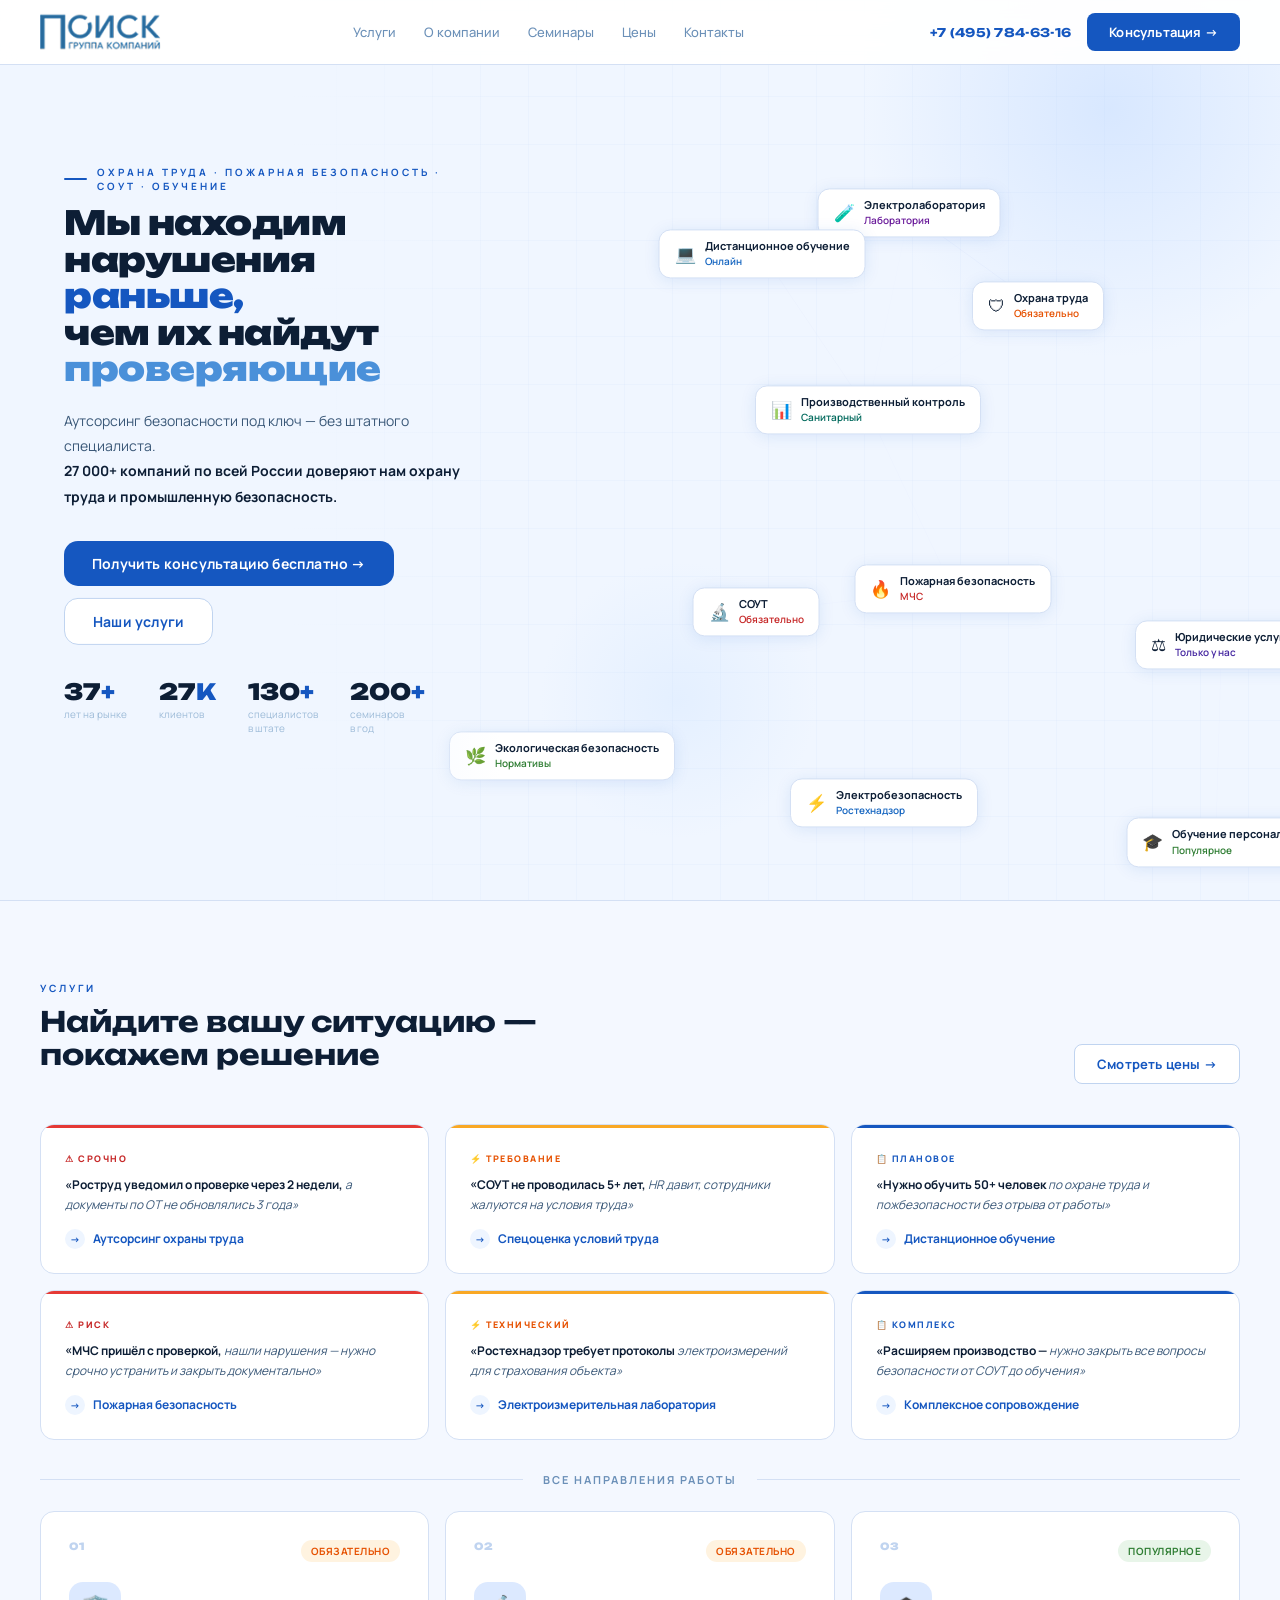
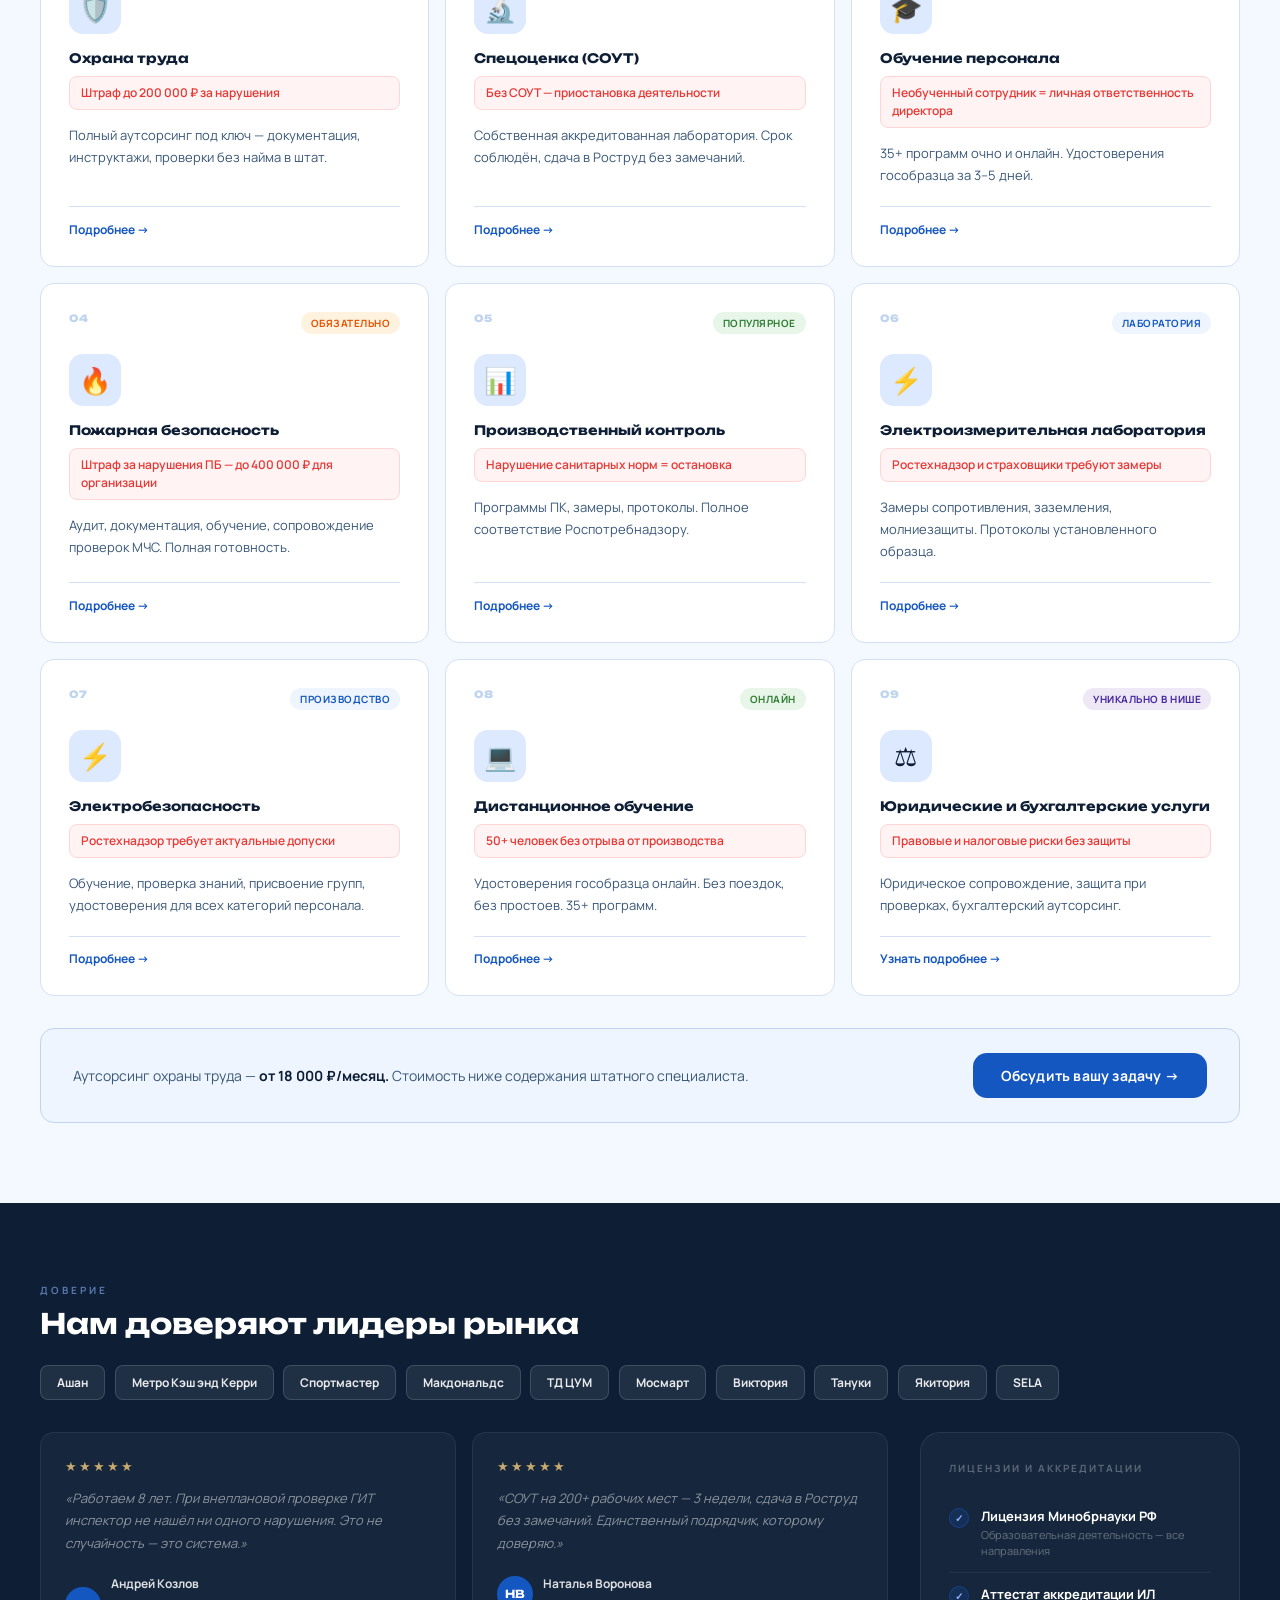
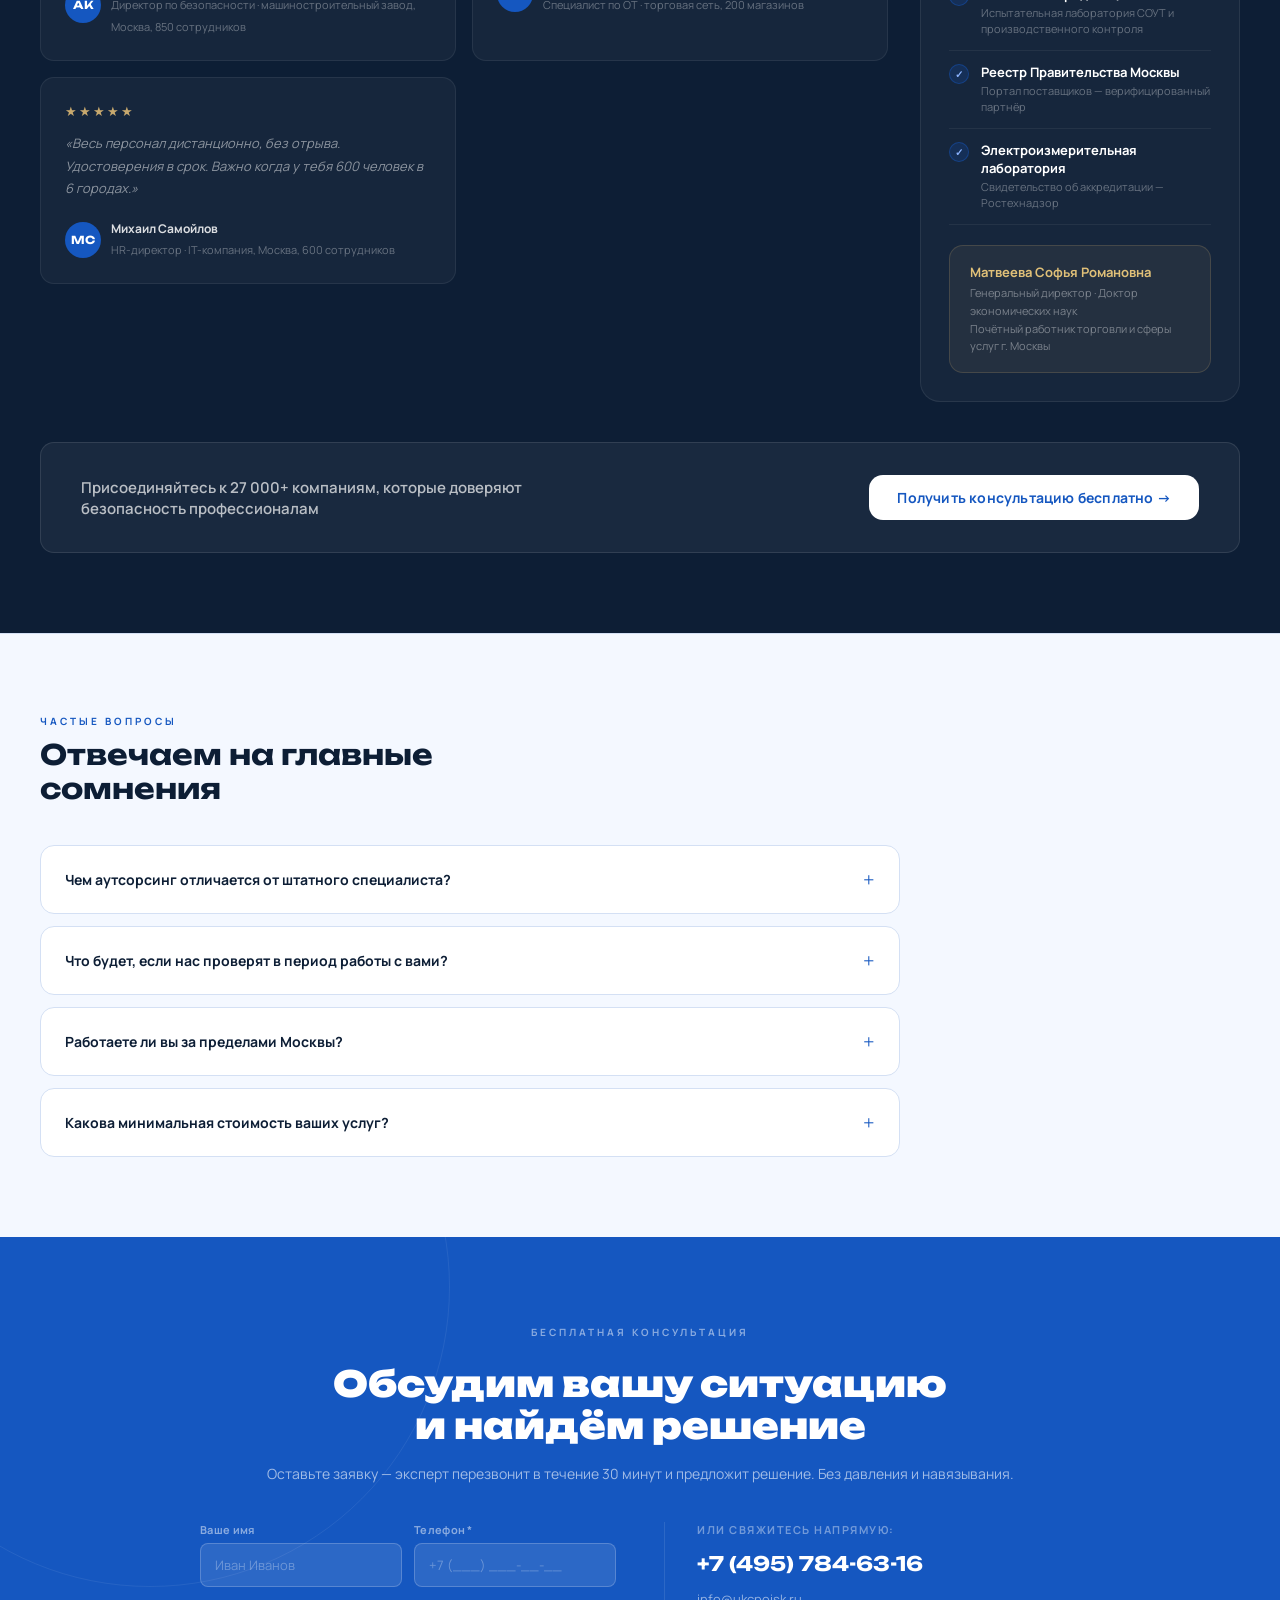
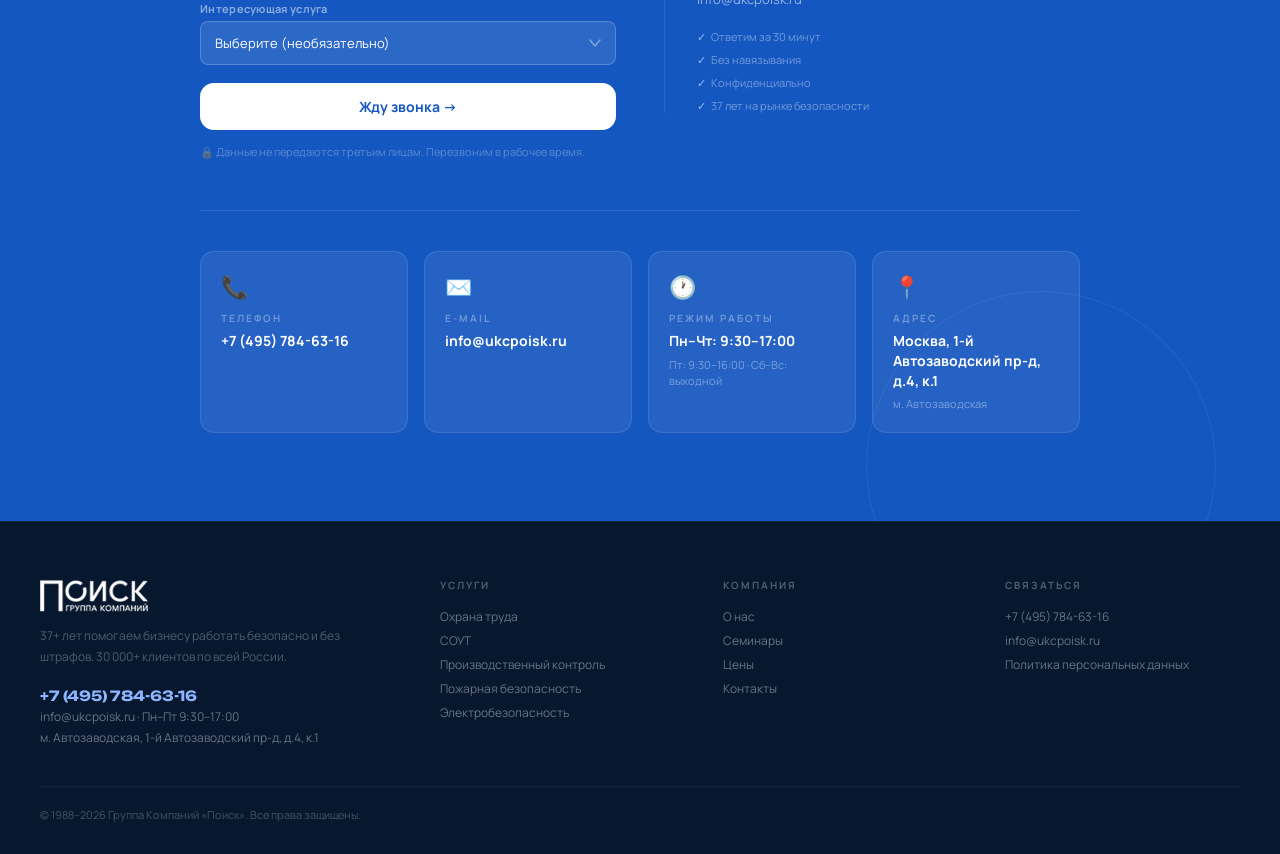
<file: poisk_landing.html>
<!DOCTYPE html>
<html lang="ru">
<head>
<meta charset="UTF-8">
<meta name="viewport" content="width=device-width,initial-scale=1.0">
<title>ГК ПОИСК — Охрана труда и безопасность бизнеса под ключ</title>
<link href="https://fonts.googleapis.com/css2?family=Unbounded:wght@400;700;900&family=Manrope:wght@400;500;600;700;800&display=swap" rel="stylesheet">
<link rel="stylesheet" href="poisk_landing.css">
</head>
<body>

<!-- NAV -->
<nav class="nav">
  <div class="nav-i">
    <a href="#" class="logo">
      <img src="logo (1).png" alt="ГК ПОИСК" style="height:40px;width:auto;display:block;">
    </a>
    <div class="nav-links" id="nav-links">
      <a href="#services">Услуги</a>
      <a href="about.html">О компании</a>
      <a href="seminars.html">Семинары</a>
      <a href="prices.html">Цены</a>
      <a href="#contacts">Контакты</a>
      <a href="tel:+74957846316" class="nav-links-phone">+7 (495) 784-63-16</a>
    </div>
    <div class="nav-r">
      <a href="tel:+74957846316" class="nav-phone">+7 (495) 784-63-16</a>
      <a href="#cta" class="btn">Консультация →</a>
      <button class="nav-ham" id="nav-ham" aria-label="Меню">
        <span></span><span></span><span></span>
      </button>
    </div>
  </div>
</nav>

<!-- ═══════════════════════════════════════
     1. HERO
════════════════════════════════════════ -->
<section id="hero">
  <svg class="h-grid" width="100%" height="100%" style="position:absolute;inset:0;z-index:0;pointer-events:none">
    <defs><pattern id="gp" width="48" height="48" patternUnits="userSpaceOnUse"><path d="M48 0L0 0 0 48" fill="none" stroke="rgba(21,87,192,0.07)" stroke-width=".8"/></pattern></defs>
    <rect width="100%" height="100%" fill="url(#gp)"/>
  </svg>
  <div class="blob" style="width:500px;height:500px;background:radial-gradient(circle,rgba(180,210,255,.4) 0%,transparent 70%);top:-140px;right:-80px;z-index:1"></div>
  <div class="blob" style="width:280px;height:280px;background:radial-gradient(circle,rgba(200,224,255,.3) 0%,transparent 70%);bottom:60px;left:42%;z-index:1"></div>
  <canvas id="lines-c"></canvas>
  <div id="chips-root"></div>
  <div class="h-mask"></div>

  <div class="hero-left">
    <div class="eyebrow">
      <div class="ey-bar"></div>
      <div class="ey-t">Охрана труда · Пожарная безопасность · СОУТ · Обучение</div>
    </div>
    <h1 class="hero-h1">Мы находим<br>нарушения <em>раньше,</em><br>чем их найдут<br><span>проверяющие</span></h1>
    <p class="hero-sub">Аутсорсинг безопасности под ключ — без штатного специалиста.<br><strong>27 000+ компаний по всей России доверяют нам охрану труда и промышленную безопасность.</strong></p>
    <div class="hero-btns">
      <a href="#cta" class="btn btn-lg">Получить консультацию бесплатно →</a>
      <a href="#services" class="btn btn-lg btn-out">Наши услуги</a>
    </div>
    <div class="hero-nums">
      <div><div class="hn-n">37<em>+</em></div><div class="hn-l">лет на рынке</div></div>
      <div><div class="hn-n">27<em>К</em></div><div class="hn-l">клиентов</div></div>
      <div><div class="hn-n">130<em>+</em></div><div class="hn-l">специалистов<br>в штате</div></div>
      <div><div class="hn-n">200<em>+</em></div><div class="hn-l">семинаров<br>в год</div></div>
    </div>
  </div>
</section>

<!-- ═══════════════════════════════════════
     2. УСЛУГИ (Pain + Services объединены)
════════════════════════════════════════ -->
<section class="svc-sec" id="services">
  <div class="si">

    <!-- Подзаголовок -->
    <div class="svc-hd fade">
      <div>
        <div class="sec-ey">Услуги</div>
        <h2 class="sec-t">Найдите вашу ситуацию —<br>покажем решение</h2>
      </div>
      <a href="prices.html" class="btn btn-out">Смотреть цены →</a>
    </div>

    <!-- Pain-карточки → каждая ведёт к своей карточке услуги ниже -->
    <div class="pain-g" style="margin-bottom:1rem">
      <a href="#sv-ot"  class="pc r fade"><div class="pc-lbl r">⚠ Срочно</div><div class="pc-q"><strong>«Роструд уведомил о проверке через 2 недели,</strong> а документы по ОТ не обновлялись 3 года»</div><div class="pc-sol"><div class="pc-arr">→</div>Аутсорсинг охраны труда</div></a>
      <a href="#sv-sout" class="pc a fade"><div class="pc-lbl a">⚡ Требование</div><div class="pc-q"><strong>«СОУТ не проводилась 5+ лет,</strong> HR давит, сотрудники жалуются на условия труда»</div><div class="pc-sol"><div class="pc-arr">→</div>Спецоценка условий труда</div></a>
      <a href="#sv-edu" class="pc b fade"><div class="pc-lbl b">📋 Плановое</div><div class="pc-q"><strong>«Нужно обучить 50+ человек</strong> по охране труда и пожбезопасности без отрыва от работы»</div><div class="pc-sol"><div class="pc-arr">→</div>Дистанционное обучение</div></a>
      <a href="#sv-fire" class="pc r fade"><div class="pc-lbl r">⚠ Риск</div><div class="pc-q"><strong>«МЧС пришёл с проверкой,</strong> нашли нарушения — нужно срочно устранить и закрыть документально»</div><div class="pc-sol"><div class="pc-arr">→</div>Пожарная безопасность</div></a>
      <a href="#sv-lab" class="pc a fade"><div class="pc-lbl a">⚡ Технический</div><div class="pc-q"><strong>«Ростехнадзор требует протоколы</strong> электроизмерений для страхования объекта»</div><div class="pc-sol"><div class="pc-arr">→</div>Электроизмерительная лаборатория</div></a>
      <a href="#sv-ot"  class="pc b fade"><div class="pc-lbl b">📋 Комплекс</div><div class="pc-q"><strong>«Расширяем производство —</strong> нужно закрыть все вопросы безопасности от СОУТ до обучения»</div><div class="pc-sol"><div class="pc-arr">→</div>Комплексное сопровождение</div></a>
    </div>

    <!-- Разделитель -->
    <div class="svc-divider fade">
      <span>Все направления работы</span>
    </div>

    <!-- Сетка услуг — id на каждой карточке для скролла из pain -->
    <div class="svc-g">
      <div id="sv-ot"   class="sv fade"><div class="sv-top"><div class="sv-num">01</div><div class="sv-badge b-req">Обязательно</div></div><div class="sv-ico">🛡️</div><div class="sv-t">Охрана труда</div><div class="sv-pain">Штраф до 200 000 ₽ за нарушения</div><div class="sv-d">Полный аутсорсинг под ключ — документация, инструктажи, проверки без найма в штат.</div><a href="prices.html#ot" class="sv-more">Подробнее →</a></div>
      <div id="sv-sout" class="sv fade"><div class="sv-top"><div class="sv-num">02</div><div class="sv-badge b-req">Обязательно</div></div><div class="sv-ico">🔬</div><div class="sv-t">Спецоценка (СОУТ)</div><div class="sv-pain">Без СОУТ — приостановка деятельности</div><div class="sv-d">Собственная аккредитованная лаборатория. Срок соблюдён, сдача в Роструд без замечаний.</div><a href="prices.html#ot" class="sv-more">Подробнее →</a></div>
      <div id="sv-edu"  class="sv fade"><div class="sv-top"><div class="sv-num">03</div><div class="sv-badge b-pop">Популярное</div></div><div class="sv-ico">🎓</div><div class="sv-t">Обучение персонала</div><div class="sv-pain">Необученный сотрудник = личная ответственность директора</div><div class="sv-d">35+ программ очно и онлайн. Удостоверения гособразца за 3–5 дней.</div><a href="prices.html#ot" class="sv-more">Подробнее →</a></div>
      <div id="sv-fire" class="sv fade"><div class="sv-top"><div class="sv-num">04</div><div class="sv-badge b-req">Обязательно</div></div><div class="sv-ico">🔥</div><div class="sv-t">Пожарная безопасность</div><div class="sv-pain">Штраф за нарушения ПБ — до 400 000 ₽ для организации</div><div class="sv-d">Аудит, документация, обучение, сопровождение проверок МЧС. Полная готовность.</div><a href="prices.html#fire" class="sv-more">Подробнее →</a></div>
      <div id="sv-pk"   class="sv fade"><div class="sv-top"><div class="sv-num">05</div><div class="sv-badge b-pop">Популярное</div></div><div class="sv-ico">📊</div><div class="sv-t">Производственный контроль</div><div class="sv-pain">Нарушение санитарных норм = остановка</div><div class="sv-d">Программы ПК, замеры, протоколы. Полное соответствие Роспотребнадзору.</div><a href="prices.html#pk" class="sv-more">Подробнее →</a></div>
      <div id="sv-lab"  class="sv fade"><div class="sv-top"><div class="sv-num">06</div><div class="sv-badge b-lab">Лаборатория</div></div><div class="sv-ico">⚡</div><div class="sv-t">Электроизмерительная лаборатория</div><div class="sv-pain">Ростехнадзор и страховщики требуют замеры</div><div class="sv-d">Замеры сопротивления, заземления, молниезащиты. Протоколы установленного образца.</div><a href="prices.html#lab" class="sv-more">Подробнее →</a></div>
      <div id="sv-elec" class="sv fade"><div class="sv-top"><div class="sv-num">07</div><div class="sv-badge b-lab">Производство</div></div><div class="sv-ico">⚡</div><div class="sv-t">Электробезопасность</div><div class="sv-pain">Ростехнадзор требует актуальные допуски</div><div class="sv-d">Обучение, проверка знаний, присвоение групп, удостоверения для всех категорий персонала.</div><a href="prices.html#elec" class="sv-more">Подробнее →</a></div>
      <div id="sv-dist" class="sv fade"><div class="sv-top"><div class="sv-num">08</div><div class="sv-badge b-pop">Онлайн</div></div><div class="sv-ico">💻</div><div class="sv-t">Дистанционное обучение</div><div class="sv-pain">50+ человек без отрыва от производства</div><div class="sv-d">Удостоверения гособразца онлайн. Без поездок, без простоев. 35+ программ.</div><a href="prices.html#ot" class="sv-more">Подробнее →</a></div>
      <div id="sv-law"  class="sv fade"><div class="sv-top"><div class="sv-num">09</div><div class="sv-badge b-uniq">Уникально в нише</div></div><div class="sv-ico">⚖</div><div class="sv-t">Юридические и бухгалтерские услуги</div><div class="sv-pain">Правовые и налоговые риски без защиты</div><div class="sv-d">Юридическое сопровождение, защита при проверках, бухгалтерский аутсорсинг.</div><a href="#cta" class="sv-more">Узнать подробнее →</a></div>
    </div>

    <!-- Ценовой якорь -->
    <div class="svc-foot fade">
      <div class="svc-foot-price">Аутсорсинг охраны труда — <strong>от 18 000 ₽/месяц.</strong> Стоимость ниже содержания штатного специалиста.</div>
      <a href="#cta" class="btn btn-lg">Обсудить вашу задачу →</a>
    </div>

  </div>
</section>

<!-- ═══════════════════════════════════════
     3. ДОВЕРИЕ (Клиенты + Отзывы + Лицензии)
════════════════════════════════════════ -->
<section class="proof-sec" id="reviews">
  <div class="proof-i">

    <div class="sec-ey fade" style="color:rgba(140,180,255,.6)">Доверие</div>
    <h2 class="sec-t sec-t-w fade">Нам доверяют лидеры рынка</h2>

    <!-- Реальные клиенты — подтверждены на сайте ukcpoisk.ru -->
    <div class="proof-clients fade">
      <div class="pcl">Ашан</div>
      <div class="pcl">Метро Кэш энд Керри</div>
      <div class="pcl">Спортмастер</div>
      <div class="pcl">Макдональдс</div>
      <div class="pcl">ТД ЦУМ</div>
      <div class="pcl">Мосмарт</div>
      <div class="pcl">Виктория</div>
      <div class="pcl">Тануки</div>
      <div class="pcl">Якитория</div>
      <div class="pcl">SELA</div>
    </div>

    <!-- Отзывы + Лицензии рядом -->
    <div class="proof-body">
      <div class="rv-g">
        <div class="rv fade"><div class="rv-stars">★★★★★</div><div class="rv-q">«Работаем 8 лет. При внеплановой проверке ГИТ инспектор не нашёл ни одного нарушения. Это не случайность — это система.»</div><div class="rv-auth"><div class="rv-av">АК</div><div class="rv-nm"><strong>Андрей Козлов</strong><span>Директор по безопасности · машиностроительный завод, Москва, 850 сотрудников</span></div></div></div>
        <div class="rv fade"><div class="rv-stars">★★★★★</div><div class="rv-q">«СОУТ на 200+ рабочих мест — 3 недели, сдача в Роструд без замечаний. Единственный подрядчик, которому доверяю.»</div><div class="rv-auth"><div class="rv-av">НВ</div><div class="rv-nm"><strong>Наталья Воронова</strong><span>Специалист по ОТ · торговая сеть, 200 магазинов</span></div></div></div>
        <div class="rv fade"><div class="rv-stars">★★★★★</div><div class="rv-q">«Весь персонал дистанционно, без отрыва. Удостоверения в срок. Важно когда у тебя 600 человек в 6 городах.»</div><div class="rv-auth"><div class="rv-av">МС</div><div class="rv-nm"><strong>Михаил Самойлов</strong><span>HR-директор · IT-компания, Москва, 600 сотрудников</span></div></div></div>
      </div>

      <!-- Лицензии -->
      <div class="proof-lic fade">
        <div class="proof-lic-title">Лицензии и аккредитации</div>
        <div class="lic-row"><div class="lic-chk">✓</div><div><div class="lic-t">Лицензия Минобрнауки РФ</div><div class="lic-s">Образовательная деятельность — все направления</div></div></div>
        <div class="lic-row"><div class="lic-chk">✓</div><div><div class="lic-t">Аттестат аккредитации ИЛ</div><div class="lic-s">Испытательная лаборатория СОУТ и производственного контроля</div></div></div>
        <div class="lic-row"><div class="lic-chk">✓</div><div><div class="lic-t">Реестр Правительства Москвы</div><div class="lic-s">Портал поставщиков — верифицированный партнёр</div></div></div>
        <div class="lic-row"><div class="lic-chk">✓</div><div><div class="lic-t">Электроизмерительная лаборатория</div><div class="lic-s">Свидетельство об аккредитации — Ростехнадзор</div></div></div>
        <div class="dir-card">
          <div class="dir-n">Матвеева Софья Романовна</div>
          <div class="dir-t">Генеральный директор · Доктор экономических наук<br>Почётный работник торговли и сферы услуг г. Москвы</div>
        </div>
      </div>
    </div>

    <!-- CTA после доверия -->
    <div class="proof-cta fade">
      <p>Присоединяйтесь к 27 000+ компаниям, которые доверяют безопасность профессионалам</p>
      <a href="#cta" class="btn btn-lg btn-white">Получить консультацию бесплатно →</a>
    </div>

  </div>
</section>

<!-- ═══════════════════════════════════════
     4. FAQ
════════════════════════════════════════ -->
<section class="faq-sec" id="faq">
  <div class="si">
    <div class="faq-hd fade">
      <div class="sec-ey">Частые вопросы</div>
      <h2 class="sec-t">Отвечаем на главные<br>сомнения</h2>
    </div>
    <div class="faq-list">
      <details class="faq-item fade">
        <summary class="faq-q">Чем аутсорсинг отличается от штатного специалиста?</summary>
        <div class="faq-a">Штатный специалист — это зарплата, налоги, отпуск, больничный и риск, что он уйдёт перед проверкой. Аутсорсинг — фиксированная стоимость, команда из нескольких специалистов и полная ответственность по договору. При средней зарплате специалиста 80 000 ₽ экономия составляет 30–50% с учётом всех затрат.</div>
      </details>
      <details class="faq-item fade">
        <summary class="faq-q">Что будет, если нас проверят в период работы с вами?</summary>
        <div class="faq-a">Наш специалист участвует в проверке лично — сопровождает инспектора, отвечает на вопросы, предоставляет документы. За 37 лет работы мы накопили большой опыт прохождения проверок ГИТ, МЧС и Ростехнадзора и знаем, на что инспекторы обращают внимание в первую очередь.</div>
      </details>
      <details class="faq-item fade">
        <summary class="faq-q">Работаете ли вы за пределами Москвы?</summary>
        <div class="faq-a">Да. Работаем по всей России — выездные бригады, агентские договоры с партнёрами в регионах, возможность открытия филиалов. Позвоните — уточним варианты для вашего региона.</div>
      </details>
      <details class="faq-item fade">
        <summary class="faq-q">Какова минимальная стоимость ваших услуг?</summary>
        <div class="faq-a">Аутсорсинг охраны труда — от 18 000 ₽/месяц. Обучение — от 4 200 ₽ за человека. СОУТ — рассчитывается индивидуально исходя из числа рабочих мест. Полный прайс на странице <a href="prices.html">Цены</a>. Точная стоимость зависит от численности сотрудников и объёма задач — рассчитаем бесплатно.</div>
      </details>
    </div>
  </div>
</section>

<!-- ═══════════════════════════════════════
     5. CTA + КОНТАКТЫ
════════════════════════════════════════ -->
<section class="cta-sec" id="cta">
  <div class="cta-ring" style="width:600px;height:600px;top:-250px;left:-150px"></div>
  <div class="cta-ring" style="width:350px;height:350px;bottom:-120px;right:5%"></div>
  <div class="cta-i">
    <div class="cta-ey">Бесплатная консультация</div>
    <h2 class="cta-h">Обсудим вашу ситуацию<br>и найдём решение</h2>
    <p class="cta-sub">Оставьте заявку — эксперт перезвонит в течение 30 минут и предложит решение. Без давления и навязывания.</p>

    <div class="cta-body">

      <!-- Форма -->
      <form class="cta-form" onsubmit="return false">
        <div class="cta-form-row">
          <div class="cta-field">
            <label>Ваше имя</label>
            <input type="text" placeholder="Иван Иванов">
          </div>
          <div class="cta-field">
            <label>Телефон *</label>
            <input type="tel" placeholder="+7 (___) ___-__-__" required>
          </div>
        </div>
        <div class="cta-field">
          <label>Интересующая услуга</label>
          <select>
            <option value="">Выберите (необязательно)</option>
            <option>Охрана труда / аутсорсинг</option>
            <option>Спецоценка (СОУТ)</option>
            <option>Обучение персонала</option>
            <option>Пожарная безопасность</option>
            <option>Электробезопасность</option>
            <option>Электроизмерительная лаборатория</option>
            <option>Производственный контроль</option>
            <option>Другое</option>
          </select>
        </div>
        <button type="submit" class="cta-submit">Жду звонка →</button>
        <p class="cta-privacy">🔒 Данные не передаются третьим лицам. Перезвоним в рабочее время.</p>
      </form>

      <!-- Альтернативный способ связи -->
      <div class="cta-alt">
        <div class="cta-alt-label">Или свяжитесь напрямую:</div>
        <a href="tel:+74957846316" class="cta-alt-phone">+7 (495) 784-63-16</a>
        <a href="mailto:info@ukcpoisk.ru" class="cta-alt-email">info@ukcpoisk.ru</a>
        <div class="cta-gs">
          <span class="cta-g">Ответим за 30 минут</span>
          <span class="cta-g">Без навязывания</span>
          <span class="cta-g">Конфиденциально</span>
          <span class="cta-g">37 лет на рынке безопасности</span>
        </div>
      </div>

    </div>

    <!-- Контакты встроены в CTA -->
    <div class="cta-contacts" id="contacts">
      <div class="cta-contact-card">
        <div class="cta-contact-ico">📞</div>
        <div class="cta-contact-label">Телефон</div>
        <a href="tel:+74957846316" class="cta-contact-val">+7 (495) 784-63-16</a>
      </div>
      <div class="cta-contact-card">
        <div class="cta-contact-ico">✉️</div>
        <div class="cta-contact-label">E-mail</div>
        <a href="mailto:info@ukcpoisk.ru" class="cta-contact-val">info@ukcpoisk.ru</a>
      </div>
      <div class="cta-contact-card">
        <div class="cta-contact-ico">🕐</div>
        <div class="cta-contact-label">Режим работы</div>
        <div class="cta-contact-val">Пн–Чт: 9:30–17:00</div>
        <div class="cta-contact-sub">Пт: 9:30–16:00 · Сб–Вс: выходной</div>
      </div>
      <div class="cta-contact-card">
        <div class="cta-contact-ico">📍</div>
        <div class="cta-contact-label">Адрес</div>
        <div class="cta-contact-val">Москва, 1-й Автозаводский пр-д, д.4, к.1</div>
        <div class="cta-contact-sub">м. Автозаводская</div>
      </div>
    </div>
  </div>
</section>

<!-- FOOTER -->
<footer>
  <div class="ft-i">
    <div class="ft-top">
      <div>
        <img src="logo (1).png" alt="ГК ПОИСК" style="height:36px;width:auto;display:block;filter:brightness(0) invert(1);">
        <p class="ft-desc">37+ лет помогаем бизнесу работать безопасно и без штрафов. 30 000+ клиентов по всей России.</p>
        <div class="ft-phone">+7 (495) 784-63-16</div>
        <div class="ft-mail">info@ukcpoisk.ru · Пн–Пт 9:30–17:00</div>
        <div class="ft-mail">м. Автозаводская, 1-й Автозаводский пр-д, д.4, к.1</div>
      </div>
      <div class="ft-col">
        <h5>Услуги</h5>
        <a href="#services">Охрана труда</a>
        <a href="#services">СОУТ</a>
        <a href="#services">Производственный контроль</a>
        <a href="#services">Пожарная безопасность</a>
        <a href="#services">Электробезопасность</a>
      </div>
      <div class="ft-col">
        <h5>Компания</h5>
        <a href="about.html">О нас</a>
        <a href="seminars.html">Семинары</a>
        <a href="prices.html">Цены</a>
        <a href="#contacts">Контакты</a>
      </div>
      <div class="ft-col">
        <h5>Связаться</h5>
        <a href="tel:+74957846316">+7 (495) 784-63-16</a>
        <a href="mailto:info@ukcpoisk.ru">info@ukcpoisk.ru</a>
        <a href="#">Политика персональных данных</a>
      </div>
    </div>
    <div class="ft-bot">
      <div class="ft-copy">© 1988–2026 Группа Компаний «Поиск». Все права защищены.</div>
    </div>
  </div>
</footer>

<script>
// NAV HAMBURGER
const ham = document.getElementById('nav-ham');
const navLinks = document.getElementById('nav-links');
ham.addEventListener('click', () => {
  navLinks.classList.toggle('open');
  ham.classList.toggle('open');
});
document.querySelectorAll('#nav-links a').forEach(a => {
  a.addEventListener('click', () => {
    navLinks.classList.remove('open');
    ham.classList.remove('open');
  });
});

// CHIPS (только на десктопе)
const SVCS=[
  {ico:'🛡',name:'Охрана труда',tag:'Обязательно',tc:'#E65100'},
  {ico:'🔬',name:'СОУТ',tag:'Обязательно',tc:'#C62828'},
  {ico:'🔥',name:'Пожарная безопасность',tag:'МЧС',tc:'#C62828'},
  {ico:'⚡',name:'Электробезопасность',tag:'Ростехнадзор',tc:'#1565C0'},
  {ico:'🧪',name:'Электролаборатория',tag:'Лаборатория',tc:'#6A1B9A'},
  {ico:'🎓',name:'Обучение персонала',tag:'Популярное',tc:'#2E7D32'},
  {ico:'📊',name:'Производственный контроль',tag:'Санитарный',tc:'#00695C'},
  {ico:'🌿',name:'Экологическая безопасность',tag:'Нормативы',tc:'#2E7D32'},
  {ico:'💻',name:'Дистанционное обучение',tag:'Онлайн',tc:'#1565C0'},
  {ico:'⚖',name:'Юридические услуги',tag:'Только у нас',tc:'#4527A0'},
];
const hero=document.getElementById('hero');
const root=document.getElementById('chips-root');
const lc=document.getElementById('lines-c');
const lx=lc.getContext('2d');
const chips=[];

function W(){return hero.offsetWidth}
function H(){return hero.offsetHeight}

function scatter(){
  const pos=[],minX=W()*.44,maxX=W()-40,minY=56,maxY=H()-48,minD=130;
  SVCS.forEach((_,i)=>{
    let p,t=0;
    do{p={x:minX+Math.random()*(maxX-minX),y:minY+Math.random()*(maxY-minY)};t++;}
    while(t<400&&pos.some(q=>Math.hypot(q.x-p.x,q.y-p.y)<minD));
    pos.push(p);
  });return pos;
}

function build(){
  root.innerHTML='';chips.length=0;
  lc.width=W();lc.height=H();
  const pos=scatter();
  SVCS.forEach((s,i)=>{
    const el=document.createElement('div');
    el.className='chip';
    el.innerHTML=`<div class="chip-inner"><div class="chip-ico">${s.ico}</div><div><div class="chip-name">${s.name}</div><div class="chip-tag" style="color:${s.tc}">${s.tag}</div></div></div>`;
    root.appendChild(el);
    chips.push({el,bx:pos[i].x,by:pos[i].y,ph:Math.random()*Math.PI*2,ph2:Math.random()*Math.PI*2,ax:8+Math.random()*14,ay:6+Math.random()*12,sp:.25+Math.random()*.35});
  });
}

function drawLines(positions){
  lc.width=W();lc.height=H();
  lx.clearRect(0,0,lc.width,lc.height);
  for(let i=0;i<positions.length;i++){
    for(let j=i+1;j<positions.length;j++){
      const d=Math.hypot(positions[i].x-positions[j].x,positions[i].y-positions[j].y);
      if(d>220)continue;
      lx.beginPath();lx.moveTo(positions[i].x,positions[i].y);lx.lineTo(positions[j].x,positions[j].y);
      lx.strokeStyle=`rgba(21,87,192,${(1-d/220)*.1})`;lx.lineWidth=1;lx.stroke();
    }
  }
}

function animate(t){
  requestAnimationFrame(animate);
  const ts=t/1000,cur=[];
  chips.forEach(c=>{
    const x=c.bx+Math.sin(ts*c.sp+c.ph)*c.ax;
    const y=c.by+Math.cos(ts*c.sp+c.ph2)*c.ay;
    c.el.style.left=x+'px';c.el.style.top=y+'px';
    cur.push({x,y});
  });
  drawLines(cur);
}

if(window.innerWidth > 768){
  build();
  requestAnimationFrame(animate);
}
window.addEventListener('resize',()=>{
  if(window.innerWidth > 768){ lc.width=W();lc.height=H();build(); }
  else { root.innerHTML=''; lx.clearRect(0,0,lc.width,lc.height); }
});

// PAIN CARD → HIGHLIGHT TARGET SERVICE
document.querySelectorAll('.pain-g a.pc').forEach(link => {
  link.addEventListener('click', e => {
    const targetId = link.getAttribute('href').slice(1);
    const target = document.getElementById(targetId);
    if (!target) return;
    e.preventDefault();

    // Scroll to card with nav offset
    const top = target.getBoundingClientRect().top + window.scrollY - 90;
    window.scrollTo({ top, behavior: 'smooth' });

    // Restart animation (remove then re-add to allow repeat clicks)
    target.classList.remove('sv-highlight');
    void target.offsetWidth;
    target.classList.add('sv-highlight');
    setTimeout(() => target.classList.remove('sv-highlight'), 5000);
  });
});

// SCROLL FADE
const obs=new IntersectionObserver(e=>{
  e.forEach(en=>{ if(en.isIntersecting) en.target.classList.add('in'); });
},{threshold:.08});
document.querySelectorAll('.fade').forEach(el=>obs.observe(el));
</script>
</body>
</html>
</file>
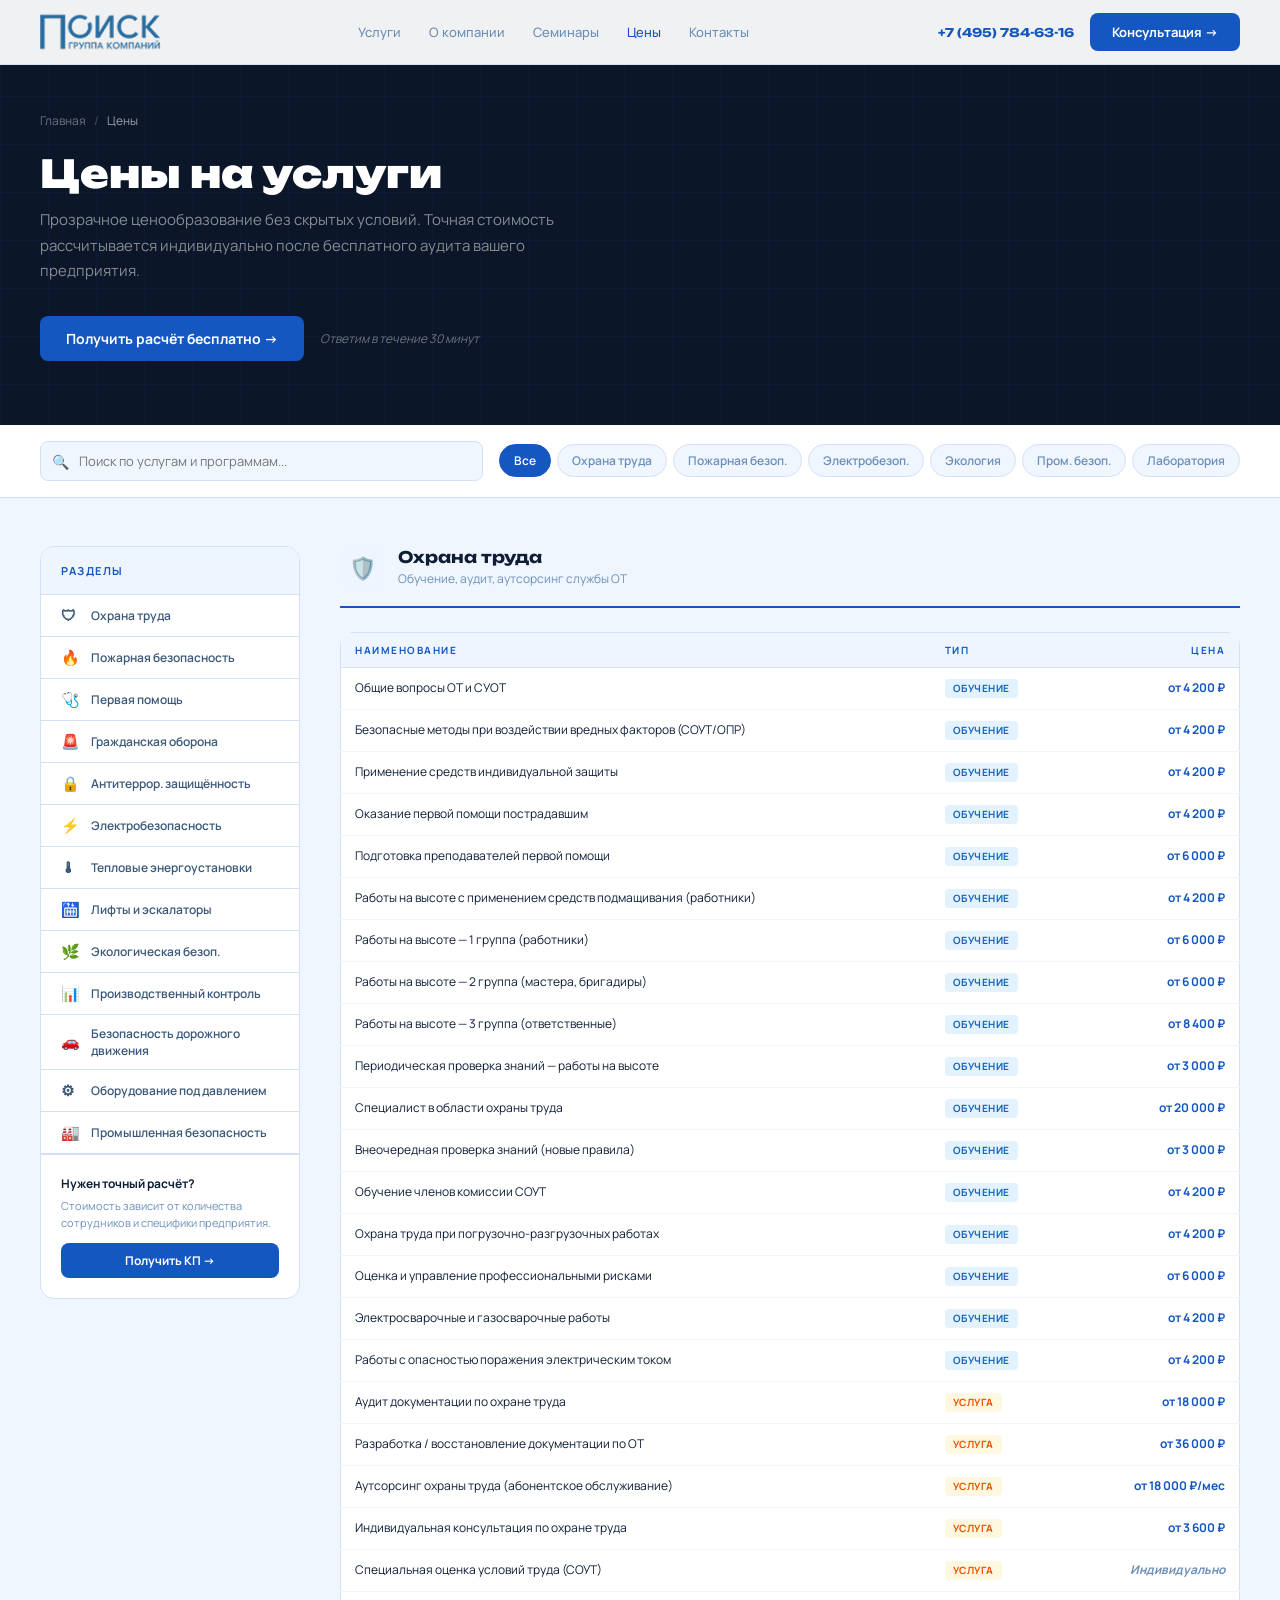
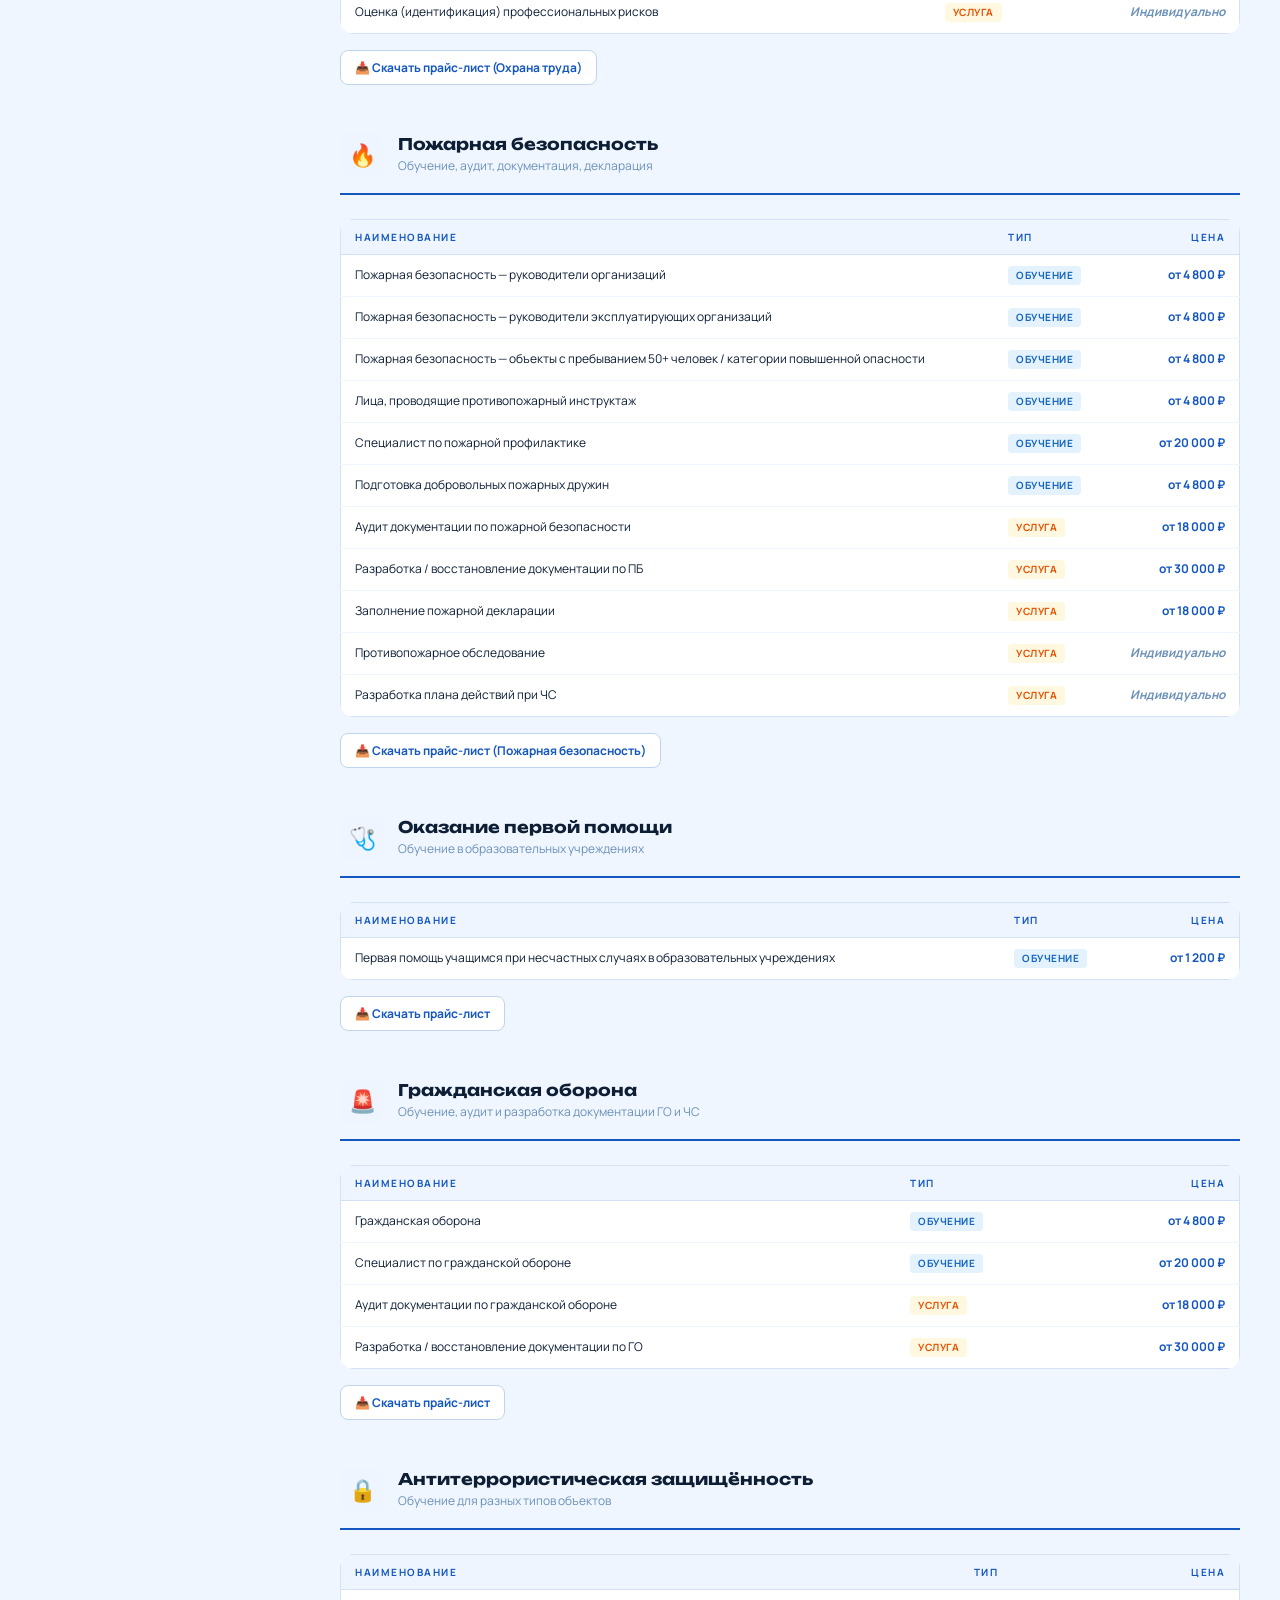
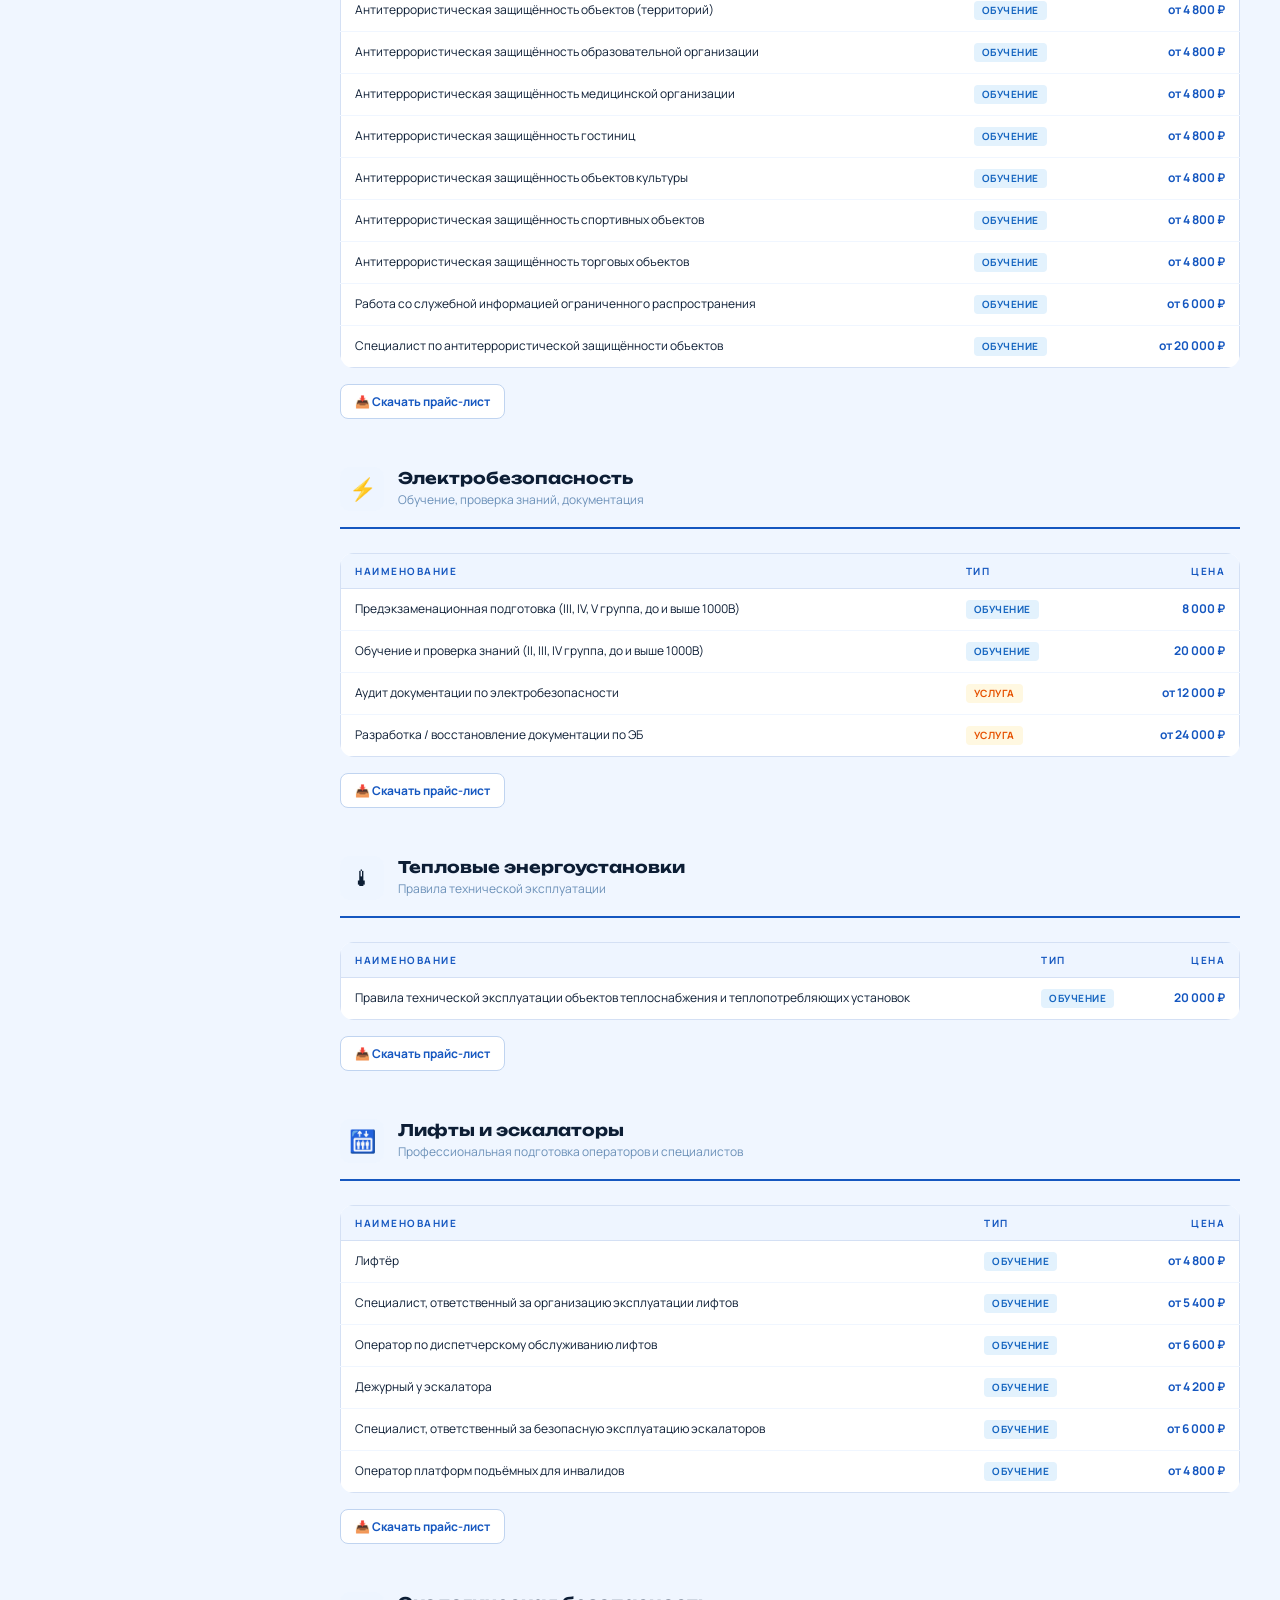
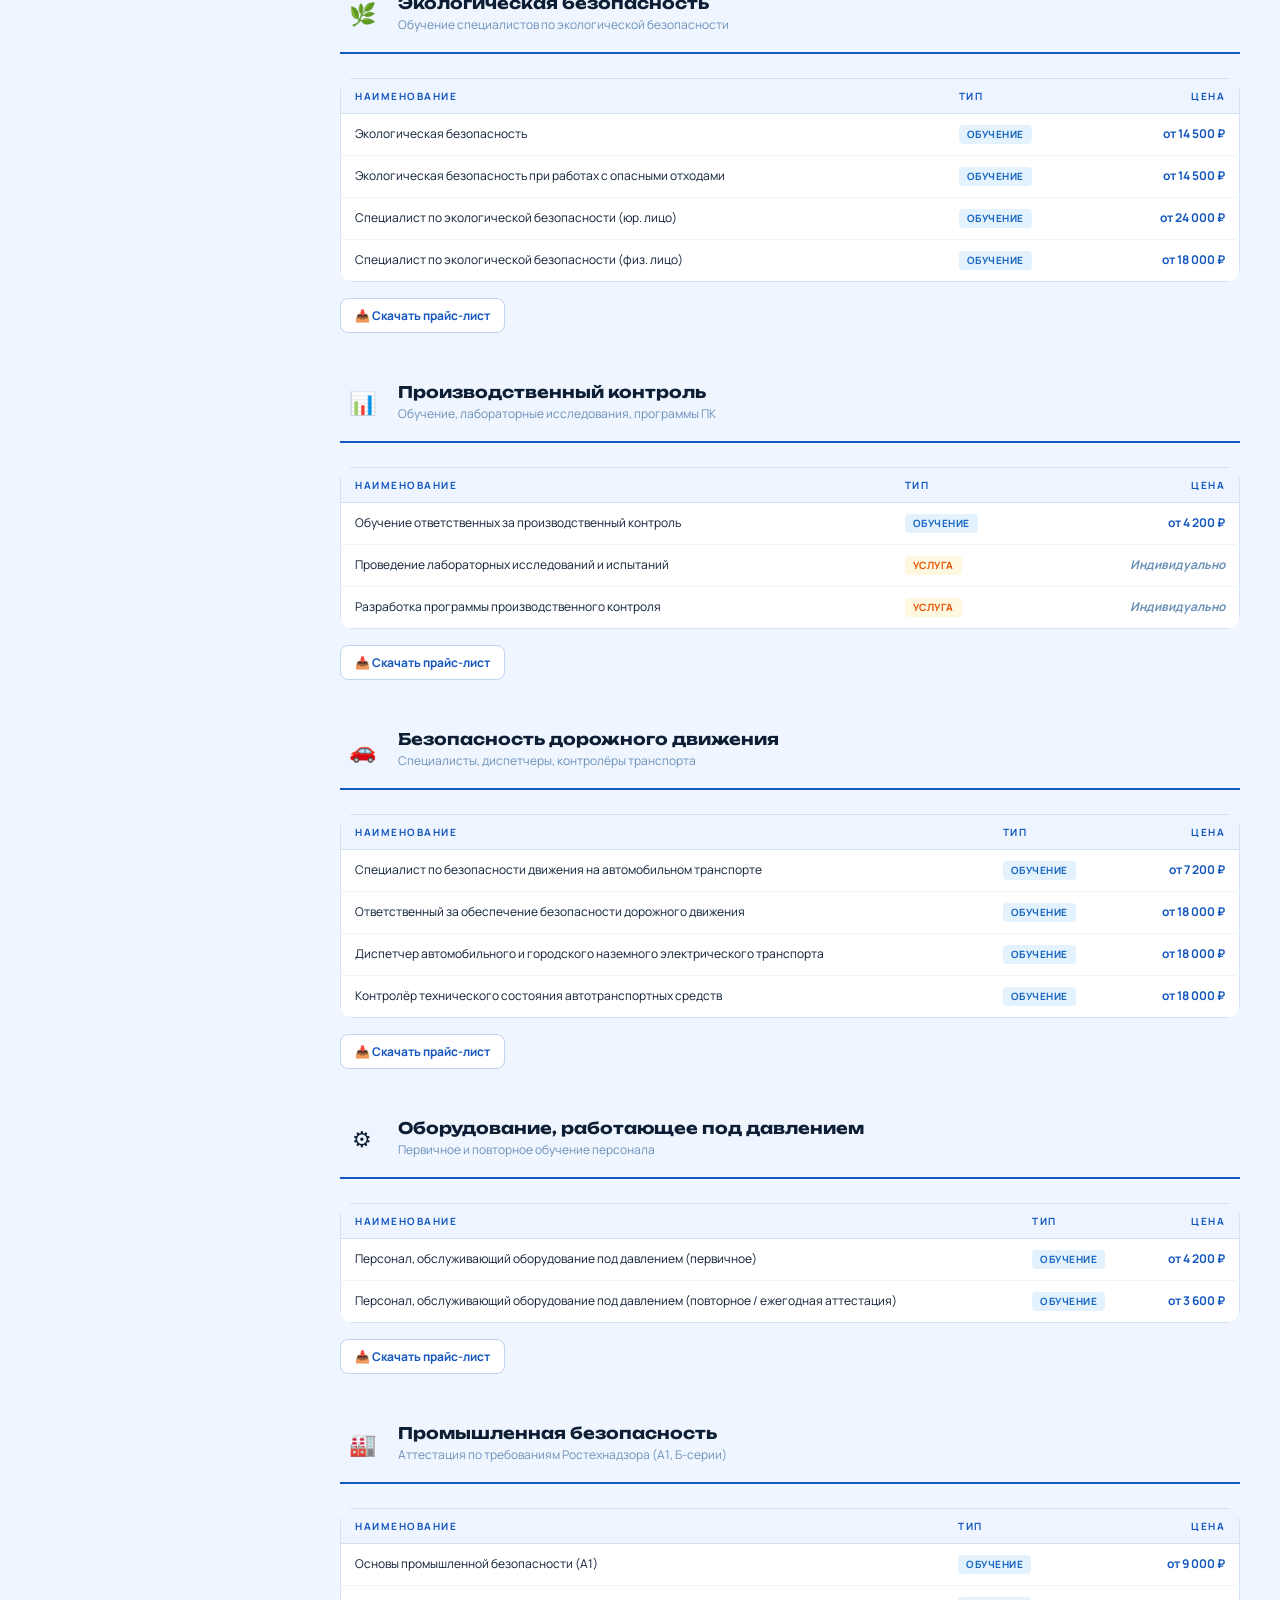
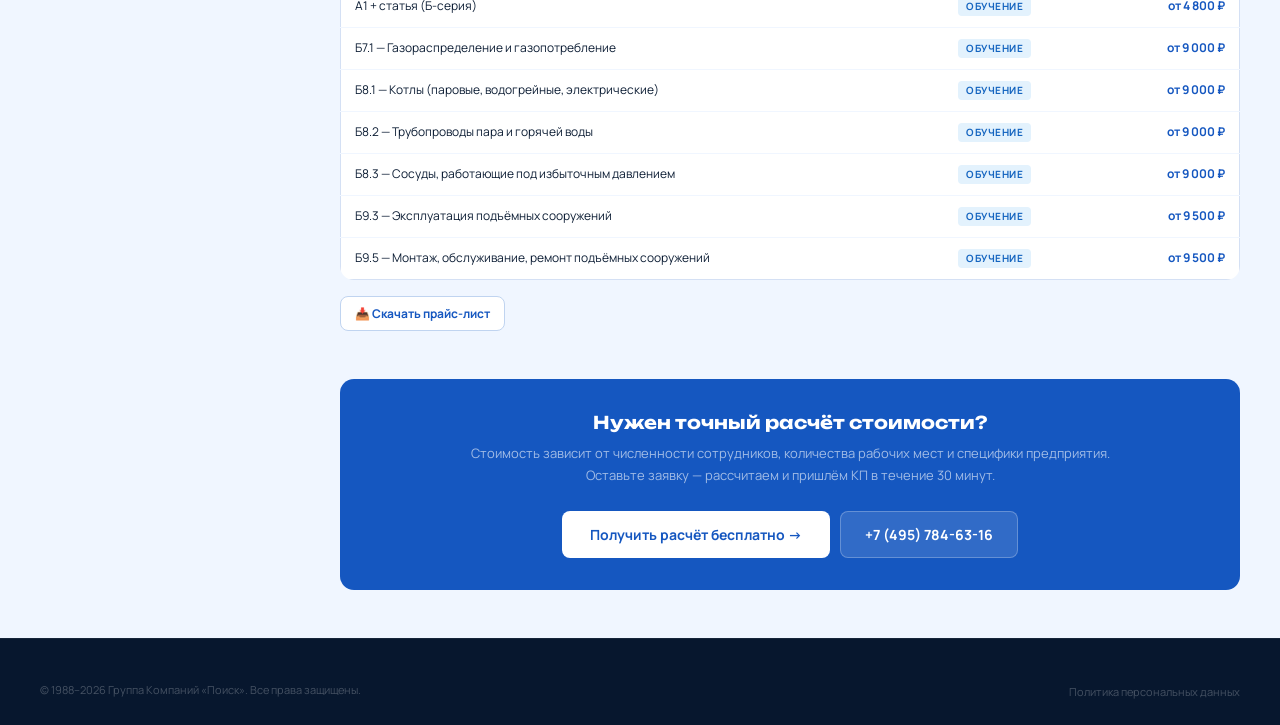
<file: prices.html>
<!DOCTYPE html>
<html lang="ru">
<head>
<meta charset="UTF-8">
<meta name="viewport" content="width=device-width,initial-scale=1.0">
<title>Цены — ГК ПОИСК</title>
<link href="https://fonts.googleapis.com/css2?family=Unbounded:wght@400;700;900&family=Manrope:wght@400;500;600;700;800&display=swap" rel="stylesheet">
<link rel="stylesheet" href="prices.css">
</head>
<body>

<!-- NAV -->
<nav class="nav">
  <div class="nav-i">
    <a href="index.html" class="logo">
      <img src="logo (1).png" alt="ГК ПОИСК" style="height:40px;width:auto;display:block;">
    </a>
    <div class="nav-links" id="navLinks">
      <a href="index.html#services">Услуги</a>
      <a href="index.html#why">О компании</a>
      <a href="index.html#seminars">Семинары</a>
      <a href="prices.html" class="active">Цены</a>
      <a href="index.html#cta">Контакты</a>
    </div>
    <div class="nav-r">
      <a href="tel:+74957846316" class="nav-phone">+7 (495) 784-63-16</a>
      <a href="index.html#cta" class="btn">Консультация →</a>
      <button class="nav-toggle" id="navToggle" aria-label="Меню">
        <span></span><span></span><span></span>
      </button>
    </div>
  </div>
</nav>

<!-- HERO -->
<div class="p-hero">
  <div class="p-hero-i">
    <div class="breadcrumb">
      <a href="index.html">Главная</a>
      <span>/</span>
      <span style="color:rgba(255,255,255,.6)">Цены</span>
    </div>
    <h1 class="p-hero-h">Цены на услуги</h1>
    <p class="p-hero-s">Прозрачное ценообразование без скрытых условий. Точная стоимость рассчитывается индивидуально после бесплатного аудита вашего предприятия.</p>
    <div class="p-hero-cta">
      <a href="index.html#cta" class="btn" style="padding:13px 26px;font-size:14px">Получить расчёт бесплатно →</a>
      <span class="price-note">Ответим в течение 30 минут</span>
    </div>
  </div>
</div>

<!-- SEARCH + FILTER -->
<div class="search-bar">
  <div class="search-i">
    <div class="search-box">
      <span class="search-icon">🔍</span>
      <input type="text" id="searchInput" placeholder="Поиск по услугам и программам...">
    </div>
    <div class="filter-tabs">
      <button class="ftab on" onclick="filterAll(this)">Все</button>
      <button class="ftab" onclick="filterCat('ot',this)">Охрана труда</button>
      <button class="ftab" onclick="filterCat('fire',this)">Пожарная безоп.</button>
      <button class="ftab" onclick="filterCat('elec',this)">Электробезоп.</button>
      <button class="ftab" onclick="filterCat('eco',this)">Экология</button>
      <button class="ftab" onclick="filterCat('prom',this)">Пром. безоп.</button>
      <button class="ftab" onclick="filterCat('lab',this)">Лаборатория</button>
    </div>
  </div>
</div>

<!-- BODY -->
<div class="p-body">

  <!-- SIDEBAR -->
  <div class="sidebar">
    <div class="sb-head">Разделы</div>
    <a href="#ot"    class="sb-link active"><span class="sb-ico">🛡</span>Охрана труда</a>
    <a href="#fire"  class="sb-link"><span class="sb-ico">🔥</span>Пожарная безопасность</a>
    <a href="#first" class="sb-link"><span class="sb-ico">🩺</span>Первая помощь</a>
    <a href="#go"    class="sb-link"><span class="sb-ico">🚨</span>Гражданская оборона</a>
    <a href="#anti"  class="sb-link"><span class="sb-ico">🔒</span>Антитеррор. защищённость</a>
    <a href="#elec"  class="sb-link"><span class="sb-ico">⚡</span>Электробезопасность</a>
    <a href="#heat"  class="sb-link"><span class="sb-ico">🌡</span>Тепловые энергоустановки</a>
    <a href="#lift"  class="sb-link"><span class="sb-ico">🛗</span>Лифты и эскалаторы</a>
    <a href="#eco"   class="sb-link"><span class="sb-ico">🌿</span>Экологическая безоп.</a>
    <a href="#pk"    class="sb-link"><span class="sb-ico">📊</span>Производственный контроль</a>
    <a href="#road"  class="sb-link"><span class="sb-ico">🚗</span>Безопасность дорожного движения</a>
    <a href="#press" class="sb-link"><span class="sb-ico">⚙</span>Оборудование под давлением</a>
    <a href="#prom"  class="sb-link"><span class="sb-ico">🏭</span>Промышленная безопасность</a>
    <div class="sb-cta">
      <div class="sb-cta-h">Нужен точный расчёт?</div>
      <div class="sb-cta-p">Стоимость зависит от количества сотрудников и специфики предприятия.</div>
      <a href="index.html#cta" class="btn" style="width:100%;justify-content:center;font-size:12px;padding:9px">Получить КП →</a>
    </div>
  </div>

  <!-- MAIN -->
  <div id="priceContent">

    <!-- ОХРАНА ТРУДА -->
    <div class="p-section fade" id="ot" data-cat="ot">
      <div class="ps-head">
        <div class="ps-ico">🛡️</div>
        <div><div class="ps-title">Охрана труда</div><div class="ps-desc">Обучение, аудит, аутсорсинг службы ОТ</div></div>
      </div>
      <div class="table-scroll">
        <table class="price-table">
          <tr><th>Наименование</th><th>Тип</th><th>Цена</th></tr>
          <tr class="price-row" data-cat="ot"><td>Общие вопросы ОТ и СУОТ</td><td><span class="type-badge tb-edu">Обучение</span></td><td class="price-val">от 4 200 ₽</td></tr>
          <tr class="price-row" data-cat="ot"><td>Безопасные методы при воздействии вредных факторов (СОУТ/ОПР)</td><td><span class="type-badge tb-edu">Обучение</span></td><td class="price-val">от 4 200 ₽</td></tr>
          <tr class="price-row" data-cat="ot"><td>Применение средств индивидуальной защиты</td><td><span class="type-badge tb-edu">Обучение</span></td><td class="price-val">от 4 200 ₽</td></tr>
          <tr class="price-row" data-cat="ot"><td>Оказание первой помощи пострадавшим</td><td><span class="type-badge tb-edu">Обучение</span></td><td class="price-val">от 4 200 ₽</td></tr>
          <tr class="price-row" data-cat="ot"><td>Подготовка преподавателей первой помощи</td><td><span class="type-badge tb-edu">Обучение</span></td><td class="price-val">от 6 000 ₽</td></tr>
          <tr class="price-row" data-cat="ot"><td>Работы на высоте с применением средств подмащивания (работники)</td><td><span class="type-badge tb-edu">Обучение</span></td><td class="price-val">от 4 200 ₽</td></tr>
          <tr class="price-row" data-cat="ot"><td>Работы на высоте — 1 группа (работники)</td><td><span class="type-badge tb-edu">Обучение</span></td><td class="price-val">от 6 000 ₽</td></tr>
          <tr class="price-row" data-cat="ot"><td>Работы на высоте — 2 группа (мастера, бригадиры)</td><td><span class="type-badge tb-edu">Обучение</span></td><td class="price-val">от 6 000 ₽</td></tr>
          <tr class="price-row" data-cat="ot"><td>Работы на высоте — 3 группа (ответственные)</td><td><span class="type-badge tb-edu">Обучение</span></td><td class="price-val">от 8 400 ₽</td></tr>
          <tr class="price-row" data-cat="ot"><td>Периодическая проверка знаний — работы на высоте</td><td><span class="type-badge tb-edu">Обучение</span></td><td class="price-val">от 3 000 ₽</td></tr>
          <tr class="price-row" data-cat="ot"><td>Специалист в области охраны труда</td><td><span class="type-badge tb-edu">Обучение</span></td><td class="price-val">от 20 000 ₽</td></tr>
          <tr class="price-row" data-cat="ot"><td>Внеочередная проверка знаний (новые правила)</td><td><span class="type-badge tb-edu">Обучение</span></td><td class="price-val">от 3 000 ₽</td></tr>
          <tr class="price-row" data-cat="ot"><td>Обучение членов комиссии СОУТ</td><td><span class="type-badge tb-edu">Обучение</span></td><td class="price-val">от 4 200 ₽</td></tr>
          <tr class="price-row" data-cat="ot"><td>Охрана труда при погрузочно-разгрузочных работах</td><td><span class="type-badge tb-edu">Обучение</span></td><td class="price-val">от 4 200 ₽</td></tr>
          <tr class="price-row" data-cat="ot"><td>Оценка и управление профессиональными рисками</td><td><span class="type-badge tb-edu">Обучение</span></td><td class="price-val">от 6 000 ₽</td></tr>
          <tr class="price-row" data-cat="ot"><td>Электросварочные и газосварочные работы</td><td><span class="type-badge tb-edu">Обучение</span></td><td class="price-val">от 4 200 ₽</td></tr>
          <tr class="price-row" data-cat="ot"><td>Работы с опасностью поражения электрическим током</td><td><span class="type-badge tb-edu">Обучение</span></td><td class="price-val">от 4 200 ₽</td></tr>
          <tr class="price-row" data-cat="ot"><td>Аудит документации по охране труда</td><td><span class="type-badge tb-svc">Услуга</span></td><td class="price-val">от 18 000 ₽</td></tr>
          <tr class="price-row" data-cat="ot"><td>Разработка / восстановление документации по ОТ</td><td><span class="type-badge tb-svc">Услуга</span></td><td class="price-val">от 36 000 ₽</td></tr>
          <tr class="price-row" data-cat="ot"><td>Аутсорсинг охраны труда (абонентское обслуживание)</td><td><span class="type-badge tb-svc">Услуга</span></td><td class="price-val">от 18 000 ₽/мес</td></tr>
          <tr class="price-row" data-cat="ot"><td>Индивидуальная консультация по охране труда</td><td><span class="type-badge tb-svc">Услуга</span></td><td class="price-val">от 3 600 ₽</td></tr>
          <tr class="price-row" data-cat="ot"><td>Специальная оценка условий труда (СОУТ)</td><td><span class="type-badge tb-svc">Услуга</span></td><td class="price-ind">Индивидуально</td></tr>
          <tr class="price-row" data-cat="ot"><td>Оценка (идентификация) профессиональных рисков</td><td><span class="type-badge tb-svc">Услуга</span></td><td class="price-ind">Индивидуально</td></tr>
        </table>
      </div>
      <a href="#" class="dl-link">📥 Скачать прайс-лист (Охрана труда)</a>
    </div>

    <!-- ПОЖАРНАЯ БЕЗОПАСНОСТЬ -->
    <div class="p-section fade" id="fire" data-cat="fire">
      <div class="ps-head">
        <div class="ps-ico">🔥</div>
        <div><div class="ps-title">Пожарная безопасность</div><div class="ps-desc">Обучение, аудит, документация, декларация</div></div>
      </div>
      <div class="table-scroll">
        <table class="price-table">
          <tr><th>Наименование</th><th>Тип</th><th>Цена</th></tr>
          <tr class="price-row" data-cat="fire"><td>Пожарная безопасность — руководители организаций</td><td><span class="type-badge tb-edu">Обучение</span></td><td class="price-val">от 4 800 ₽</td></tr>
          <tr class="price-row" data-cat="fire"><td>Пожарная безопасность — руководители эксплуатирующих организаций</td><td><span class="type-badge tb-edu">Обучение</span></td><td class="price-val">от 4 800 ₽</td></tr>
          <tr class="price-row" data-cat="fire"><td>Пожарная безопасность — объекты с пребыванием 50+ человек / категории повышенной опасности</td><td><span class="type-badge tb-edu">Обучение</span></td><td class="price-val">от 4 800 ₽</td></tr>
          <tr class="price-row" data-cat="fire"><td>Лица, проводящие противопожарный инструктаж</td><td><span class="type-badge tb-edu">Обучение</span></td><td class="price-val">от 4 800 ₽</td></tr>
          <tr class="price-row" data-cat="fire"><td>Специалист по пожарной профилактике</td><td><span class="type-badge tb-edu">Обучение</span></td><td class="price-val">от 20 000 ₽</td></tr>
          <tr class="price-row" data-cat="fire"><td>Подготовка добровольных пожарных дружин</td><td><span class="type-badge tb-edu">Обучение</span></td><td class="price-val">от 4 800 ₽</td></tr>
          <tr class="price-row" data-cat="fire"><td>Аудит документации по пожарной безопасности</td><td><span class="type-badge tb-svc">Услуга</span></td><td class="price-val">от 18 000 ₽</td></tr>
          <tr class="price-row" data-cat="fire"><td>Разработка / восстановление документации по ПБ</td><td><span class="type-badge tb-svc">Услуга</span></td><td class="price-val">от 30 000 ₽</td></tr>
          <tr class="price-row" data-cat="fire"><td>Заполнение пожарной декларации</td><td><span class="type-badge tb-svc">Услуга</span></td><td class="price-val">от 18 000 ₽</td></tr>
          <tr class="price-row" data-cat="fire"><td>Противопожарное обследование</td><td><span class="type-badge tb-svc">Услуга</span></td><td class="price-ind">Индивидуально</td></tr>
          <tr class="price-row" data-cat="fire"><td>Разработка плана действий при ЧС</td><td><span class="type-badge tb-svc">Услуга</span></td><td class="price-ind">Индивидуально</td></tr>
        </table>
      </div>
      <a href="#" class="dl-link">📥 Скачать прайс-лист (Пожарная безопасность)</a>
    </div>

    <!-- ПЕРВАЯ ПОМОЩЬ -->
    <div class="p-section fade" id="first">
      <div class="ps-head">
        <div class="ps-ico">🩺</div>
        <div><div class="ps-title">Оказание первой помощи</div><div class="ps-desc">Обучение в образовательных учреждениях</div></div>
      </div>
      <div class="table-scroll">
        <table class="price-table">
          <tr><th>Наименование</th><th>Тип</th><th>Цена</th></tr>
          <tr class="price-row"><td>Первая помощь учащимся при несчастных случаях в образовательных учреждениях</td><td><span class="type-badge tb-edu">Обучение</span></td><td class="price-val">от 1 200 ₽</td></tr>
        </table>
      </div>
      <a href="#" class="dl-link">📥 Скачать прайс-лист</a>
    </div>

    <!-- ГО -->
    <div class="p-section fade" id="go">
      <div class="ps-head">
        <div class="ps-ico">🚨</div>
        <div><div class="ps-title">Гражданская оборона</div><div class="ps-desc">Обучение, аудит и разработка документации ГО и ЧС</div></div>
      </div>
      <div class="table-scroll">
        <table class="price-table">
          <tr><th>Наименование</th><th>Тип</th><th>Цена</th></tr>
          <tr class="price-row" data-cat="go"><td>Гражданская оборона</td><td><span class="type-badge tb-edu">Обучение</span></td><td class="price-val">от 4 800 ₽</td></tr>
          <tr class="price-row" data-cat="go"><td>Специалист по гражданской обороне</td><td><span class="type-badge tb-edu">Обучение</span></td><td class="price-val">от 20 000 ₽</td></tr>
          <tr class="price-row" data-cat="go"><td>Аудит документации по гражданской обороне</td><td><span class="type-badge tb-svc">Услуга</span></td><td class="price-val">от 18 000 ₽</td></tr>
          <tr class="price-row" data-cat="go"><td>Разработка / восстановление документации по ГО</td><td><span class="type-badge tb-svc">Услуга</span></td><td class="price-val">от 30 000 ₽</td></tr>
        </table>
      </div>
      <a href="#" class="dl-link">📥 Скачать прайс-лист</a>
    </div>

    <!-- АНТИТЕРРОР -->
    <div class="p-section fade" id="anti">
      <div class="ps-head">
        <div class="ps-ico">🔒</div>
        <div><div class="ps-title">Антитеррористическая защищённость</div><div class="ps-desc">Обучение для разных типов объектов</div></div>
      </div>
      <div class="table-scroll">
        <table class="price-table">
          <tr><th>Наименование</th><th>Тип</th><th>Цена</th></tr>
          <tr class="price-row"><td>Антитеррористическая защищённость объектов (территорий)</td><td><span class="type-badge tb-edu">Обучение</span></td><td class="price-val">от 4 800 ₽</td></tr>
          <tr class="price-row"><td>Антитеррористическая защищённость образовательной организации</td><td><span class="type-badge tb-edu">Обучение</span></td><td class="price-val">от 4 800 ₽</td></tr>
          <tr class="price-row"><td>Антитеррористическая защищённость медицинской организации</td><td><span class="type-badge tb-edu">Обучение</span></td><td class="price-val">от 4 800 ₽</td></tr>
          <tr class="price-row"><td>Антитеррористическая защищённость гостиниц</td><td><span class="type-badge tb-edu">Обучение</span></td><td class="price-val">от 4 800 ₽</td></tr>
          <tr class="price-row"><td>Антитеррористическая защищённость объектов культуры</td><td><span class="type-badge tb-edu">Обучение</span></td><td class="price-val">от 4 800 ₽</td></tr>
          <tr class="price-row"><td>Антитеррористическая защищённость спортивных объектов</td><td><span class="type-badge tb-edu">Обучение</span></td><td class="price-val">от 4 800 ₽</td></tr>
          <tr class="price-row"><td>Антитеррористическая защищённость торговых объектов</td><td><span class="type-badge tb-edu">Обучение</span></td><td class="price-val">от 4 800 ₽</td></tr>
          <tr class="price-row"><td>Работа со служебной информацией ограниченного распространения</td><td><span class="type-badge tb-edu">Обучение</span></td><td class="price-val">от 6 000 ₽</td></tr>
          <tr class="price-row"><td>Специалист по антитеррористической защищённости объектов</td><td><span class="type-badge tb-edu">Обучение</span></td><td class="price-val">от 20 000 ₽</td></tr>
        </table>
      </div>
      <a href="#" class="dl-link">📥 Скачать прайс-лист</a>
    </div>

    <!-- ЭЛЕКТРОБЕЗОПАСНОСТЬ -->
    <div class="p-section fade" id="elec" data-cat="elec">
      <div class="ps-head">
        <div class="ps-ico">⚡</div>
        <div><div class="ps-title">Электробезопасность</div><div class="ps-desc">Обучение, проверка знаний, документация</div></div>
      </div>
      <div class="table-scroll">
        <table class="price-table">
          <tr><th>Наименование</th><th>Тип</th><th>Цена</th></tr>
          <tr class="price-row" data-cat="elec"><td>Предэкзаменационная подготовка (III, IV, V группа, до и выше 1000В)</td><td><span class="type-badge tb-edu">Обучение</span></td><td class="price-val">8 000 ₽</td></tr>
          <tr class="price-row" data-cat="elec"><td>Обучение и проверка знаний (II, III, IV группа, до и выше 1000В)</td><td><span class="type-badge tb-edu">Обучение</span></td><td class="price-val">20 000 ₽</td></tr>
          <tr class="price-row" data-cat="elec"><td>Аудит документации по электробезопасности</td><td><span class="type-badge tb-svc">Услуга</span></td><td class="price-val">от 12 000 ₽</td></tr>
          <tr class="price-row" data-cat="elec"><td>Разработка / восстановление документации по ЭБ</td><td><span class="type-badge tb-svc">Услуга</span></td><td class="price-val">от 24 000 ₽</td></tr>
        </table>
      </div>
      <a href="#" class="dl-link">📥 Скачать прайс-лист</a>
    </div>

    <!-- ТЕПЛОВЫЕ -->
    <div class="p-section fade" id="heat">
      <div class="ps-head">
        <div class="ps-ico">🌡</div>
        <div><div class="ps-title">Тепловые энергоустановки</div><div class="ps-desc">Правила технической эксплуатации</div></div>
      </div>
      <div class="table-scroll">
        <table class="price-table">
          <tr><th>Наименование</th><th>Тип</th><th>Цена</th></tr>
          <tr class="price-row"><td>Правила технической эксплуатации объектов теплоснабжения и теплопотребляющих установок</td><td><span class="type-badge tb-edu">Обучение</span></td><td class="price-val">20 000 ₽</td></tr>
        </table>
      </div>
      <a href="#" class="dl-link">📥 Скачать прайс-лист</a>
    </div>

    <!-- ЛИФТЫ -->
    <div class="p-section fade" id="lift">
      <div class="ps-head">
        <div class="ps-ico">🛗</div>
        <div><div class="ps-title">Лифты и эскалаторы</div><div class="ps-desc">Профессиональная подготовка операторов и специалистов</div></div>
      </div>
      <div class="table-scroll">
        <table class="price-table">
          <tr><th>Наименование</th><th>Тип</th><th>Цена</th></tr>
          <tr class="price-row"><td>Лифтёр</td><td><span class="type-badge tb-edu">Обучение</span></td><td class="price-val">от 4 800 ₽</td></tr>
          <tr class="price-row"><td>Специалист, ответственный за организацию эксплуатации лифтов</td><td><span class="type-badge tb-edu">Обучение</span></td><td class="price-val">от 5 400 ₽</td></tr>
          <tr class="price-row"><td>Оператор по диспетчерскому обслуживанию лифтов</td><td><span class="type-badge tb-edu">Обучение</span></td><td class="price-val">от 6 600 ₽</td></tr>
          <tr class="price-row"><td>Дежурный у эскалатора</td><td><span class="type-badge tb-edu">Обучение</span></td><td class="price-val">от 4 200 ₽</td></tr>
          <tr class="price-row"><td>Специалист, ответственный за безопасную эксплуатацию эскалаторов</td><td><span class="type-badge tb-edu">Обучение</span></td><td class="price-val">от 6 000 ₽</td></tr>
          <tr class="price-row"><td>Оператор платформ подъёмных для инвалидов</td><td><span class="type-badge tb-edu">Обучение</span></td><td class="price-val">от 4 800 ₽</td></tr>
        </table>
      </div>
      <a href="#" class="dl-link">📥 Скачать прайс-лист</a>
    </div>

    <!-- ЭКОЛОГИЯ -->
    <div class="p-section fade" id="eco" data-cat="eco">
      <div class="ps-head">
        <div class="ps-ico">🌿</div>
        <div><div class="ps-title">Экологическая безопасность</div><div class="ps-desc">Обучение специалистов по экологической безопасности</div></div>
      </div>
      <div class="table-scroll">
        <table class="price-table">
          <tr><th>Наименование</th><th>Тип</th><th>Цена</th></tr>
          <tr class="price-row" data-cat="eco"><td>Экологическая безопасность</td><td><span class="type-badge tb-edu">Обучение</span></td><td class="price-val">от 14 500 ₽</td></tr>
          <tr class="price-row" data-cat="eco"><td>Экологическая безопасность при работах с опасными отходами</td><td><span class="type-badge tb-edu">Обучение</span></td><td class="price-val">от 14 500 ₽</td></tr>
          <tr class="price-row" data-cat="eco"><td>Специалист по экологической безопасности (юр. лицо)</td><td><span class="type-badge tb-edu">Обучение</span></td><td class="price-val">от 24 000 ₽</td></tr>
          <tr class="price-row" data-cat="eco"><td>Специалист по экологической безопасности (физ. лицо)</td><td><span class="type-badge tb-edu">Обучение</span></td><td class="price-val">от 18 000 ₽</td></tr>
        </table>
      </div>
      <a href="#" class="dl-link">📥 Скачать прайс-лист</a>
    </div>

    <!-- ПРОИЗВОДСТВЕННЫЙ КОНТРОЛЬ -->
    <div class="p-section fade" id="pk">
      <div class="ps-head">
        <div class="ps-ico">📊</div>
        <div><div class="ps-title">Производственный контроль</div><div class="ps-desc">Обучение, лабораторные исследования, программы ПК</div></div>
      </div>
      <div class="table-scroll">
        <table class="price-table">
          <tr><th>Наименование</th><th>Тип</th><th>Цена</th></tr>
          <tr class="price-row"><td>Обучение ответственных за производственный контроль</td><td><span class="type-badge tb-edu">Обучение</span></td><td class="price-val">от 4 200 ₽</td></tr>
          <tr class="price-row"><td>Проведение лабораторных исследований и испытаний</td><td><span class="type-badge tb-svc">Услуга</span></td><td class="price-ind">Индивидуально</td></tr>
          <tr class="price-row"><td>Разработка программы производственного контроля</td><td><span class="type-badge tb-svc">Услуга</span></td><td class="price-ind">Индивидуально</td></tr>
        </table>
      </div>
      <a href="#" class="dl-link">📥 Скачать прайс-лист</a>
    </div>

    <!-- БЕЗОПАСНОСТЬ ДОРОЖНОГО ДВИЖЕНИЯ -->
    <div class="p-section fade" id="road">
      <div class="ps-head">
        <div class="ps-ico">🚗</div>
        <div><div class="ps-title">Безопасность дорожного движения</div><div class="ps-desc">Специалисты, диспетчеры, контролёры транспорта</div></div>
      </div>
      <div class="table-scroll">
        <table class="price-table">
          <tr><th>Наименование</th><th>Тип</th><th>Цена</th></tr>
          <tr class="price-row"><td>Специалист по безопасности движения на автомобильном транспорте</td><td><span class="type-badge tb-edu">Обучение</span></td><td class="price-val">от 7 200 ₽</td></tr>
          <tr class="price-row"><td>Ответственный за обеспечение безопасности дорожного движения</td><td><span class="type-badge tb-edu">Обучение</span></td><td class="price-val">от 18 000 ₽</td></tr>
          <tr class="price-row"><td>Диспетчер автомобильного и городского наземного электрического транспорта</td><td><span class="type-badge tb-edu">Обучение</span></td><td class="price-val">от 18 000 ₽</td></tr>
          <tr class="price-row"><td>Контролёр технического состояния автотранспортных средств</td><td><span class="type-badge tb-edu">Обучение</span></td><td class="price-val">от 18 000 ₽</td></tr>
        </table>
      </div>
      <a href="#" class="dl-link">📥 Скачать прайс-лист</a>
    </div>

    <!-- ПОД ДАВЛЕНИЕМ -->
    <div class="p-section fade" id="press">
      <div class="ps-head">
        <div class="ps-ico">⚙</div>
        <div><div class="ps-title">Оборудование, работающее под давлением</div><div class="ps-desc">Первичное и повторное обучение персонала</div></div>
      </div>
      <div class="table-scroll">
        <table class="price-table">
          <tr><th>Наименование</th><th>Тип</th><th>Цена</th></tr>
          <tr class="price-row"><td>Персонал, обслуживающий оборудование под давлением (первичное)</td><td><span class="type-badge tb-edu">Обучение</span></td><td class="price-val">от 4 200 ₽</td></tr>
          <tr class="price-row"><td>Персонал, обслуживающий оборудование под давлением (повторное / ежегодная аттестация)</td><td><span class="type-badge tb-edu">Обучение</span></td><td class="price-val">от 3 600 ₽</td></tr>
        </table>
      </div>
      <a href="#" class="dl-link">📥 Скачать прайс-лист</a>
    </div>

    <!-- ПРОМЫШЛЕННАЯ БЕЗОПАСНОСТЬ -->
    <div class="p-section fade" id="prom" data-cat="prom">
      <div class="ps-head">
        <div class="ps-ico">🏭</div>
        <div><div class="ps-title">Промышленная безопасность</div><div class="ps-desc">Аттестация по требованиям Ростехнадзора (А1, Б-серии)</div></div>
      </div>
      <div class="table-scroll">
        <table class="price-table">
          <tr><th>Наименование</th><th>Тип</th><th>Цена</th></tr>
          <tr class="price-row" data-cat="prom"><td>Основы промышленной безопасности (А1)</td><td><span class="type-badge tb-edu">Обучение</span></td><td class="price-val">от 9 000 ₽</td></tr>
          <tr class="price-row" data-cat="prom"><td>А1 + статья (Б-серия)</td><td><span class="type-badge tb-edu">Обучение</span></td><td class="price-val">от 4 800 ₽</td></tr>
          <tr class="price-row" data-cat="prom"><td>Б7.1 — Газораспределение и газопотребление</td><td><span class="type-badge tb-edu">Обучение</span></td><td class="price-val">от 9 000 ₽</td></tr>
          <tr class="price-row" data-cat="prom"><td>Б8.1 — Котлы (паровые, водогрейные, электрические)</td><td><span class="type-badge tb-edu">Обучение</span></td><td class="price-val">от 9 000 ₽</td></tr>
          <tr class="price-row" data-cat="prom"><td>Б8.2 — Трубопроводы пара и горячей воды</td><td><span class="type-badge tb-edu">Обучение</span></td><td class="price-val">от 9 000 ₽</td></tr>
          <tr class="price-row" data-cat="prom"><td>Б8.3 — Сосуды, работающие под избыточным давлением</td><td><span class="type-badge tb-edu">Обучение</span></td><td class="price-val">от 9 000 ₽</td></tr>
          <tr class="price-row" data-cat="prom"><td>Б9.3 — Эксплуатация подъёмных сооружений</td><td><span class="type-badge tb-edu">Обучение</span></td><td class="price-val">от 9 500 ₽</td></tr>
          <tr class="price-row" data-cat="prom"><td>Б9.5 — Монтаж, обслуживание, ремонт подъёмных сооружений</td><td><span class="type-badge tb-edu">Обучение</span></td><td class="price-val">от 9 500 ₽</td></tr>
        </table>
      </div>
      <a href="#" class="dl-link">📥 Скачать прайс-лист</a>
    </div>


    <!-- BOTTOM CTA -->
    <div class="p-cta fade">
      <h3>Нужен точный расчёт стоимости?</h3>
      <p>Стоимость зависит от численности сотрудников, количества рабочих мест и специфики предприятия.<br>Оставьте заявку — рассчитаем и пришлём КП в течение 30 минут.</p>
      <div class="p-cta-btns">
        <a href="tel:+74957846316" class="btn btn-white" style="padding:13px 28px;font-size:14px">Получить расчёт бесплатно →</a>
        <a href="tel:+74957846316" class="btn btn-ghost" style="padding:13px 24px;font-size:14px">+7 (495) 784-63-16</a>
      </div>
    </div>

  </div><!-- /priceContent -->
</div><!-- /p-body -->

<footer>
  <div class="ft-bot">
    <div class="ft-copy">© 1988–2026 Группа Компаний «Поиск». Все права защищены.</div>
    <div class="ft-leg"><a href="#">Политика персональных данных</a></div>
  </div>
</footer>

<script>
// NAV TOGGLE
document.getElementById('navToggle').addEventListener('click', function() {
  document.getElementById('navLinks').classList.toggle('open');
});

// SEARCH
document.getElementById('searchInput').addEventListener('input', function() {
  const q = this.value.toLowerCase().trim();
  document.querySelectorAll('.price-row').forEach(r => {
    r.classList.toggle('hidden', q && !r.textContent.toLowerCase().includes(q));
  });
  document.querySelectorAll('.p-section').forEach(s => {
    const visible = [...s.querySelectorAll('.price-row')].filter(r => !r.classList.contains('hidden'));
    s.style.display = (q && visible.length === 0) ? 'none' : '';
  });
});

// FILTER TABS
function filterAll(el) {
  document.querySelectorAll('.price-row').forEach(r => r.classList.remove('hidden'));
  document.querySelectorAll('.p-section').forEach(s => s.style.display = '');
  document.querySelectorAll('.ftab').forEach(b => b.classList.remove('on'));
  el.classList.add('on');
}
function filterCat(cat, el) {
  document.querySelectorAll('.price-row').forEach(r => {
    r.classList.toggle('hidden', r.dataset.cat !== cat);
  });
  document.querySelectorAll('.p-section').forEach(s => {
    const hasRows = [...s.querySelectorAll(`.price-row[data-cat="${cat}"]`)].length > 0;
    s.style.display = (s.dataset.cat === cat || hasRows) ? '' : 'none';
  });
  document.querySelectorAll('.ftab').forEach(b => b.classList.remove('on'));
  el.classList.add('on');
}
window.filterAll = filterAll;
window.filterCat = filterCat;

// SIDEBAR ACTIVE ON SCROLL
const sections = document.querySelectorAll('.p-section[id]');
const sbLinks = document.querySelectorAll('.sb-link');
window.addEventListener('scroll', () => {
  let current = '';
  sections.forEach(s => { if (s.getBoundingClientRect().top < 200) current = s.id; });
  sbLinks.forEach(l => l.classList.toggle('active', l.getAttribute('href') === '#' + current));
}, { passive: true });

// ACTIVATE FILTER + SCROLL FROM URL HASH (for links from other pages)
(function() {
  const hash = window.location.hash.slice(1);
  if (!hash) return;

  // Map landing-page anchors to price filter categories
  const catMap = { ot: 'ot', sout: 'ot', fire: 'fire', elec: 'elec', lab: 'lab', eco: 'eco', prom: 'prom' };
  const cat = catMap[hash];

  if (cat) {
    const btn = [...document.querySelectorAll('.ftab')].find(b =>
      (b.getAttribute('onclick') || '').includes(`'${cat}'`)
    );
    if (btn) filterCat(cat, btn);
  }

  // Scroll to the target section after filter is applied
  requestAnimationFrame(() => {
    const target = document.getElementById(hash) || document.getElementById(catMap[hash]);
    if (target) {
      const top = target.getBoundingClientRect().top + window.scrollY - 80;
      window.scrollTo({ top, behavior: 'smooth' });
    }
  });
})();

// SCROLL FADE
const obs = new IntersectionObserver(
  e => e.forEach(en => { if (en.isIntersecting) en.target.classList.add('in'); }),
  { threshold: .08 }
);
document.querySelectorAll('.fade').forEach(el => obs.observe(el));
</script>
</body>
</html>
</file>
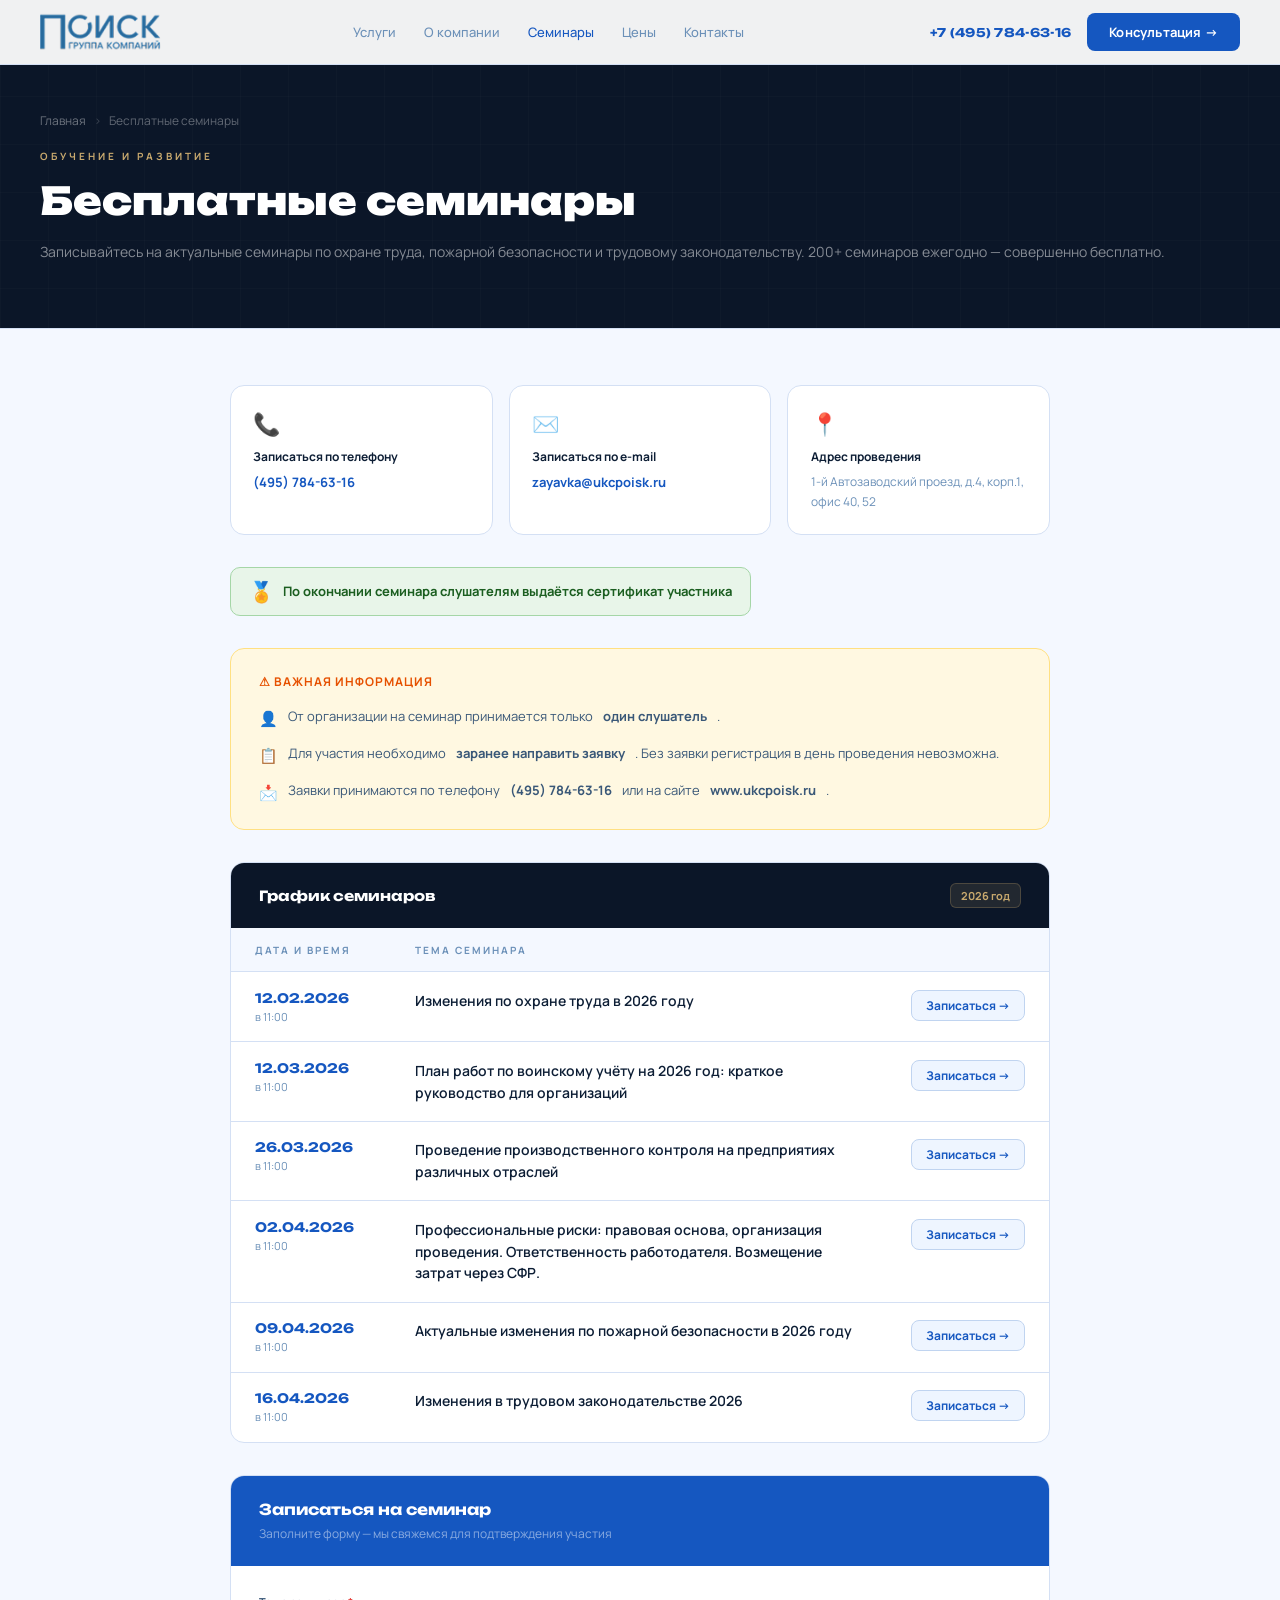
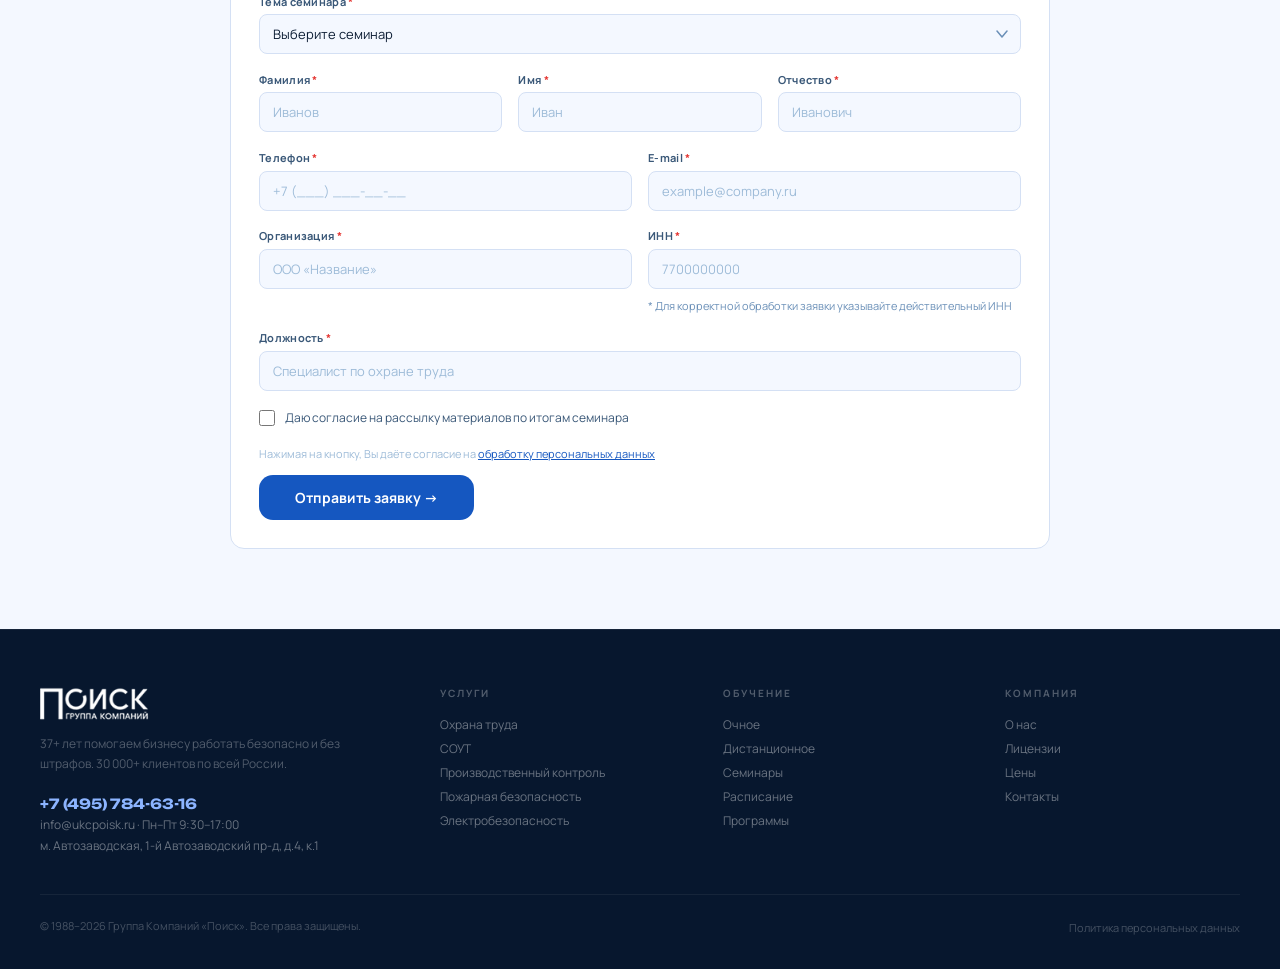
<file: seminars.html>
<!DOCTYPE html>
<html lang="ru">
<head>
<meta charset="UTF-8">
<meta name="viewport" content="width=device-width,initial-scale=1.0">
<title>Бесплатные семинары — ГК ПОИСК</title>
<link href="https://fonts.googleapis.com/css2?family=Unbounded:wght@400;700;900&family=Manrope:wght@400;500;600;700;800&display=swap" rel="stylesheet">
<link rel="stylesheet" href="poisk_landing.css">
<style>

/* LAYOUT */
.sem-layout { max-width: 900px; margin: 0 auto; padding: 3.5rem 2.5rem 5rem; }

/* MAIN CONTENT */
.sem-main { display: flex; flex-direction: column; gap: 2rem; }

/* INFO CARDS */
.info-cards { display: grid; grid-template-columns: repeat(3, 1fr); gap: 1rem; }
.info-card { background: white; border: 1px solid var(--border); border-radius: var(--r2); padding: 1.4rem; }
.info-card-ico { font-size: 22px; margin-bottom: .6rem; }
.info-card-t { font-size: 12px; font-weight: 700; color: var(--text); margin-bottom: .4rem; }
.info-card-d { font-size: 12px; color: var(--muted); line-height: 1.65; }
.info-card-link { font-size: 13px; font-weight: 700; color: var(--blue); text-decoration: none; }
.info-card-link:hover { text-decoration: underline; }

/* RULES BLOCK */
.rules-block { background: #FFF8E1; border: 1px solid #FFE082; border-radius: var(--r2); padding: 1.5rem 1.75rem; }
.rules-title { font-size: 12px; font-weight: 700; color: #E65100; text-transform: uppercase; letter-spacing: 1px; margin-bottom: 1rem; }
.rules-list { display: flex; flex-direction: column; gap: .7rem; }
.rule-item { display: flex; align-items: flex-start; gap: 10px; font-size: 13px; color: var(--mid); line-height: 1.65; }
.rule-ico { font-size: 15px; flex-shrink: 0; margin-top: 1px; }

/* CERTIFICATE BADGE */
.cert-badge { display: inline-flex; align-items: center; gap: 9px; background: #E8F5E9; border: 1px solid #A5D6A7; color: #1B5E20; padding: 10px 18px; border-radius: 10px; font-size: 13px; font-weight: 700; }
.cert-badge-ico { font-size: 20px; }

/* ADDRESS */
.address-block { display: flex; align-items: center; gap: 10px; background: var(--ice); border: 1px solid var(--border2); border-radius: var(--r); padding: 12px 16px; font-size: 13px; color: var(--mid); font-weight: 500; }

/* SCHEDULE */
.schedule-block { background: white; border: 1px solid var(--border); border-radius: var(--r2); overflow: hidden; }
.schedule-header { background: var(--navy); padding: 1.25rem 1.75rem; display: flex; align-items: center; justify-content: space-between; }
.schedule-title { font-family: 'Unbounded', sans-serif; font-size: 14px; font-weight: 700; color: white; }
.schedule-badge { font-size: 11px; font-weight: 700; color: var(--gold); background: rgba(200,169,110,.12); border: 1px solid rgba(200,169,110,.25); border-radius: 6px; padding: 4px 10px; }
.schedule-table { width: 100%; border-collapse: collapse; }
.schedule-table thead th { background: var(--off); font-size: 10px; font-weight: 700; letter-spacing: 2px; text-transform: uppercase; color: var(--muted); padding: .9rem 1.5rem; text-align: left; border-bottom: 1px solid var(--border); }
.schedule-table tbody tr { border-bottom: 1px solid var(--border); transition: background .2s; }
.schedule-table tbody tr:last-child { border: none; }
.schedule-table tbody tr:hover { background: var(--ice); }
.schedule-table td { padding: 1.1rem 1.5rem; vertical-align: top; }
.td-date { white-space: nowrap; }
.date-main { font-family: 'Unbounded', sans-serif; font-size: 13px; font-weight: 700; color: var(--blue); }
.date-time { font-size: 11px; color: var(--muted); margin-top: 3px; }
.td-topic { font-size: 14px; color: var(--text); line-height: 1.55; font-weight: 600; }
.btn-register-sm { display: inline-flex; align-items: center; gap: 5px; background: var(--ice); color: var(--blue); border: 1px solid var(--border2); border-radius: var(--r); padding: 6px 14px; font-size: 12px; font-weight: 700; cursor: pointer; font-family: 'Manrope', sans-serif; text-decoration: none; transition: background .2s, border-color .2s; white-space: nowrap; }
.btn-register-sm:hover { background: var(--blue); color: white; border-color: var(--blue); }

/* REGISTRATION FORM */
.reg-block { background: white; border: 1px solid var(--border); border-radius: var(--r2); overflow: hidden; }
.reg-header { background: var(--blue); padding: 1.5rem 1.75rem; }
.reg-title { font-family: 'Unbounded', sans-serif; font-size: 15px; font-weight: 700; color: white; margin-bottom: .35rem; }
.reg-sub { font-size: 12px; color: rgba(255,255,255,.5); }
.reg-form { padding: 1.75rem; display: flex; flex-direction: column; gap: 1.1rem; }
.reg-row { display: grid; grid-template-columns: 1fr 1fr; gap: 1rem; }
.reg-row.triple { grid-template-columns: 1fr 1fr 1fr; }
.field { display: flex; flex-direction: column; gap: .35rem; }
.field label { font-size: 11px; font-weight: 700; color: var(--mid); letter-spacing: .3px; }
.field label span { color: var(--red); }
.field select, .field input[type=text], .field input[type=tel], .field input[type=email] {
  width: 100%;
  background: var(--off);
  border: 1.5px solid var(--border);
  border-radius: var(--r);
  padding: 10px 13px;
  font-size: 13px;
  color: var(--text);
  font-family: 'Manrope', sans-serif;
  outline: none;
  transition: border-color .2s, background .2s;
  appearance: none;
}
.field select { background-image: url("data:image/svg+xml,%3Csvg width='12' height='8' viewBox='0 0 12 8' fill='none' xmlns='http://www.w3.org/2000/svg'%3E%3Cpath d='M1 1L6 7L11 1' stroke='%236B90B8' stroke-width='1.5' stroke-linecap='round' stroke-linejoin='round'/%3E%3C/svg%3E"); background-repeat: no-repeat; background-position: right 12px center; padding-right: 34px; }
.field select:focus, .field input:focus { border-color: var(--blue); background: white; }
.field input::placeholder { color: var(--faint); }
.inn-note { font-size: 11px; color: var(--muted); margin-top: .2rem; }
.reg-check { display: flex; align-items: flex-start; gap: 10px; }
.reg-check input[type=checkbox] { width: 16px; height: 16px; accent-color: var(--blue); flex-shrink: 0; margin-top: 2px; cursor: pointer; }
.reg-check label { font-size: 12px; color: var(--mid); line-height: 1.6; cursor: pointer; }
.reg-footer { display: flex; flex-direction: column; gap: .75rem; }
.reg-consent { font-size: 11px; color: var(--faint); line-height: 1.6; }
.reg-consent a { color: var(--blue); }
.btn-submit { align-self: flex-start; background: var(--blue); color: white; border: none; border-radius: var(--r2); padding: 13px 36px; font-size: 14px; font-weight: 700; cursor: pointer; font-family: 'Manrope', sans-serif; transition: background .2s, transform .15s; }
.btn-submit:hover { background: var(--blue2); transform: translateY(-1px); }

@media (max-width: 1024px) {
  .sem-layout { grid-template-columns: 1fr; }
  .sidebar { position: static; }
  .info-cards { grid-template-columns: 1fr 1fr; }
}
@media (max-width: 640px) {
  .info-cards { grid-template-columns: 1fr; }
  .reg-row { grid-template-columns: 1fr; }
  .reg-row.triple { grid-template-columns: 1fr; }
}
</style>
</head>
<body>

<!-- NAV -->
<nav class="nav">
  <div class="nav-i">
    <a href="index.html" class="logo">
      <img src="logo (1).png" alt="ГК ПОИСК" style="height:40px;width:auto;display:block;">
    </a>
    <div class="nav-links">
      <a href="index.html#services">Услуги</a>
      <a href="about.html">О компании</a>
      <a href="seminars.html" class="nav-active">Семинары</a>
      <a href="prices.html">Цены</a>
      <a href="index.html#contacts">Контакты</a>
    </div>
    <div class="nav-r">
      <a href="tel:+74957846316" class="nav-phone">+7 (495) 784-63-16</a>
      <a href="index.html#cta" class="btn">Консультация →</a>
    </div>
  </div>
</nav>

<!-- PAGE HERO -->
<section class="page-hero">
  <div class="page-hero-inner">
    <div class="breadcrumb">
      <a href="index.html">Главная</a>
      <span class="breadcrumb-sep">›</span>
      <span>Бесплатные семинары</span>
    </div>
    <div class="page-hero-eye">Обучение и развитие</div>
    <h1 class="page-hero-h">Бесплатные семинары</h1>
    <p class="page-hero-sub">Записывайтесь на актуальные семинары по охране труда, пожарной безопасности и трудовому законодательству. 200+ семинаров ежегодно — совершенно бесплатно.</p>
  </div>
</section>

<!-- MAIN LAYOUT -->
<div style="background:var(--off);border-top:1px solid var(--border)">
<div class="sem-layout">

  <!-- MAIN -->
  <main class="sem-main">

    <!-- INFO CARDS -->
    <div class="info-cards fade">
      <div class="info-card">
        <div class="info-card-ico">📞</div>
        <div class="info-card-t">Записаться по телефону</div>
        <div class="info-card-d"><a href="tel:+74957846316" class="info-card-link">(495) 784-63-16</a></div>
      </div>
      <div class="info-card">
        <div class="info-card-ico">✉️</div>
        <div class="info-card-t">Записаться по e-mail</div>
        <div class="info-card-d"><a href="mailto:zayavka@ukcpoisk.ru" class="info-card-link">zayavka@ukcpoisk.ru</a></div>
      </div>
      <div class="info-card">
        <div class="info-card-ico">📍</div>
        <div class="info-card-t">Адрес проведения</div>
        <div class="info-card-d">1-й Автозаводский проезд, д.4, корп.1, офис 40, 52</div>
      </div>
    </div>

    <!-- CERTIFICATE BADGE -->
    <div class="fade">
      <div class="cert-badge">
        <span class="cert-badge-ico">🏅</span>
        По окончании семинара слушателям выдаётся сертификат участника
      </div>
    </div>

    <!-- RULES -->
    <div class="rules-block fade">
      <div class="rules-title">⚠ Важная информация</div>
      <div class="rules-list">
        <div class="rule-item"><span class="rule-ico">👤</span>От организации на семинар принимается только <strong>один слушатель</strong>.</div>
        <div class="rule-item"><span class="rule-ico">📋</span>Для участия необходимо <strong>заранее направить заявку</strong>. Без заявки регистрация в день проведения невозможна.</div>
        <div class="rule-item"><span class="rule-ico">📩</span>Заявки принимаются по телефону <strong>(495) 784-63-16</strong> или на сайте <strong>www.ukcpoisk.ru</strong>.</div>
      </div>
    </div>

    <!-- SCHEDULE -->
    <div class="schedule-block fade">
      <div class="schedule-header">
        <div class="schedule-title">График семинаров</div>
        <div class="schedule-badge">2026 год</div>
      </div>
      <table class="schedule-table">
        <thead>
          <tr>
            <th style="width:160px">Дата и время</th>
            <th>Тема семинара</th>
            <th style="width:130px"></th>
          </tr>
        </thead>
        <tbody>
          <tr>
            <td class="td-date">
              <div class="date-main">12.02.2026</div>
              <div class="date-time">в 11:00</div>
            </td>
            <td class="td-topic">Изменения по охране труда в 2026 году</td>
            <td><a href="#registration" class="btn-register-sm">Записаться →</a></td>
          </tr>
          <tr>
            <td class="td-date">
              <div class="date-main">12.03.2026</div>
              <div class="date-time">в 11:00</div>
            </td>
            <td class="td-topic">План работ по воинскому учёту на 2026 год: краткое руководство для организаций</td>
            <td><a href="#registration" class="btn-register-sm">Записаться →</a></td>
          </tr>
          <tr>
            <td class="td-date">
              <div class="date-main">26.03.2026</div>
              <div class="date-time">в 11:00</div>
            </td>
            <td class="td-topic">Проведение производственного контроля на предприятиях различных отраслей</td>
            <td><a href="#registration" class="btn-register-sm">Записаться →</a></td>
          </tr>
          <tr>
            <td class="td-date">
              <div class="date-main">02.04.2026</div>
              <div class="date-time">в 11:00</div>
            </td>
            <td class="td-topic">Профессиональные риски: правовая основа, организация проведения. Ответственность работодателя. Возмещение затрат через СФР.</td>
            <td><a href="#registration" class="btn-register-sm">Записаться →</a></td>
          </tr>
          <tr>
            <td class="td-date">
              <div class="date-main">09.04.2026</div>
              <div class="date-time">в 11:00</div>
            </td>
            <td class="td-topic">Актуальные изменения по пожарной безопасности в 2026 году</td>
            <td><a href="#registration" class="btn-register-sm">Записаться →</a></td>
          </tr>
          <tr>
            <td class="td-date">
              <div class="date-main">16.04.2026</div>
              <div class="date-time">в 11:00</div>
            </td>
            <td class="td-topic">Изменения в трудовом законодательстве 2026</td>
            <td><a href="#registration" class="btn-register-sm">Записаться →</a></td>
          </tr>
        </tbody>
      </table>
    </div>

    <!-- REGISTRATION FORM -->
    <div class="reg-block fade" id="registration">
      <div class="reg-header">
        <div class="reg-title">Записаться на семинар</div>
        <div class="reg-sub">Заполните форму — мы свяжемся для подтверждения участия</div>
      </div>
      <form class="reg-form" onsubmit="return false">

        <div class="field">
          <label>Тема семинара <span>*</span></label>
          <select required>
            <option value="" disabled selected>Выберите семинар</option>
            <option>12.02.2026 — Изменения по охране труда в 2026 году</option>
            <option>12.03.2026 — План работ по воинскому учёту на 2026 год</option>
            <option>26.03.2026 — Проведение производственного контроля</option>
            <option>02.04.2026 — Профессиональные риски</option>
            <option>09.04.2026 — Актуальные изменения по пожарной безопасности</option>
            <option>16.04.2026 — Изменения в трудовом законодательстве 2026</option>
          </select>
        </div>

        <div class="reg-row triple">
          <div class="field">
            <label>Фамилия <span>*</span></label>
            <input type="text" placeholder="Иванов" required>
          </div>
          <div class="field">
            <label>Имя <span>*</span></label>
            <input type="text" placeholder="Иван" required>
          </div>
          <div class="field">
            <label>Отчество <span>*</span></label>
            <input type="text" placeholder="Иванович" required>
          </div>
        </div>

        <div class="reg-row">
          <div class="field">
            <label>Телефон <span>*</span></label>
            <input type="tel" placeholder="+7 (___) ___-__-__" required>
          </div>
          <div class="field">
            <label>E-mail <span>*</span></label>
            <input type="email" placeholder="example@company.ru" required>
          </div>
        </div>

        <div class="reg-row">
          <div class="field">
            <label>Организация <span>*</span></label>
            <input type="text" placeholder="ООО «Название»" required>
          </div>
          <div class="field">
            <label>ИНН <span>*</span></label>
            <input type="text" placeholder="7700000000" required>
            <span class="inn-note">* Для корректной обработки заявки указывайте действительный ИНН</span>
          </div>
        </div>

        <div class="field">
          <label>Должность <span>*</span></label>
          <input type="text" placeholder="Специалист по охране труда" required>
        </div>

        <div class="reg-check">
          <input type="checkbox" id="mailing">
          <label for="mailing">Даю согласие на рассылку материалов по итогам семинара</label>
        </div>

        <div class="reg-footer">
          <p class="reg-consent">Нажимая на кнопку, Вы даёте согласие на <a href="#">обработку персональных данных</a></p>
          <button class="btn-submit" type="submit">Отправить заявку →</button>
        </div>

      </form>
    </div>

  </main>
</div>
</div>

<!-- FOOTER -->
<footer>
  <div class="ft-i">
    <div class="ft-top">
      <div>
        <img src="logo (1).png" alt="ГК ПОИСК" style="height:36px;width:auto;display:block;filter:brightness(0) invert(1);">
        <p class="ft-desc">37+ лет помогаем бизнесу работать безопасно и без штрафов. 30 000+ клиентов по всей России.</p>
        <div class="ft-phone">+7 (495) 784-63-16</div>
        <div class="ft-mail">info@ukcpoisk.ru · Пн–Пт 9:30–17:00</div>
        <div class="ft-mail">м. Автозаводская, 1-й Автозаводский пр-д, д.4, к.1</div>
      </div>
      <div class="ft-col">
        <h5>Услуги</h5>
        <a href="index.html#services">Охрана труда</a>
        <a href="index.html#services">СОУТ</a>
        <a href="index.html#services">Производственный контроль</a>
        <a href="index.html#services">Пожарная безопасность</a>
        <a href="index.html#services">Электробезопасность</a>
      </div>
      <div class="ft-col">
        <h5>Обучение</h5>
        <a href="#">Очное</a>
        <a href="#">Дистанционное</a>
        <a href="seminars.html">Семинары</a>
        <a href="#">Расписание</a>
        <a href="#">Программы</a>
      </div>
      <div class="ft-col">
        <h5>Компания</h5>
        <a href="about.html">О нас</a>
        <a href="index.html#why">Лицензии</a>
        <a href="prices.html">Цены</a>
        <a href="index.html#contacts">Контакты</a>
      </div>
    </div>
    <div class="ft-bot">
      <div class="ft-copy">© 1988–2026 Группа Компаний «Поиск». Все права защищены.</div>
      <div class="ft-leg"><a href="#">Политика персональных данных</a></div>
    </div>
  </div>
</footer>

<script>
const obs = new IntersectionObserver(e => {
  e.forEach(en => { if (en.isIntersecting) en.target.classList.add('in'); });
}, { threshold: .08 });
document.querySelectorAll('.fade').forEach(el => obs.observe(el));

// Highlight selected seminar from table buttons
document.querySelectorAll('.btn-register-sm').forEach(btn => {
  btn.addEventListener('click', e => {
    e.preventDefault();
    const topic = btn.closest('tr').querySelector('.td-topic').textContent;
    const select = document.querySelector('#registration select');
    for (let opt of select.options) {
      if (opt.text.includes(topic.substring(0, 20))) {
        select.value = opt.value;
        break;
      }
    }
    document.getElementById('registration').scrollIntoView({ behavior: 'smooth', block: 'start' });
  });
});
</script>
</body>
</html>
</file>
<file: poisk_landing.css>
:root {
  --blue: #1557C0; --blue2: #1A6BE0; --blue3: #2979F2;
  --navy: #0B1628; --navy2: #0D1E35;
  --ice: #EEF5FF; --ice2: #DCE9FF; --ice3: #B8D0FF; --ice4: #8CB4FF;
  --white: #FFFFFF; --off: #F4F8FF; --surface: #F0F6FF;
  --text: #0D1E35; --mid: #3A5878; --muted: #6B90B8; --faint: #9DBBD8;
  --border: #D4E0F4; --border2: #C0D4F0;
  --gold: #C8A96E; --gold2: #E0C078;
  --green: #27AE60; --red: #E53935; --amber: #F9A825;
  --r: 8px; --r2: 14px; --r3: 20px;
  --sh: 0 2px 16px rgba(21,87,192,.1);
  --sh2: 0 8px 40px rgba(21,87,192,.14);
}

* { box-sizing: border-box; margin: 0; padding: 0; }
html { scroll-behavior: smooth; }
body { font-family: 'Manrope', sans-serif; background: var(--surface); color: var(--text); overflow-x: hidden; }

/* NAV */
.nav { position: fixed; top: 0; left: 0; right: 0; z-index: 100; background: rgba(255,255,255,.94); border-bottom: 1px solid var(--border); backdrop-filter: blur(12px); padding: 0 2.5rem; }
.nav-i { max-width: 1280px; margin: 0 auto; display: flex; align-items: center; justify-content: space-between; height: 64px; }
.logo { display: flex; align-items: center; text-decoration: none; }
.nav-links { display: flex; gap: 1.75rem; }
.nav-links a { color: var(--muted); font-size: 13px; font-weight: 500; text-decoration: none; transition: color .2s; position: relative; }
.nav-links a::after { content: ''; position: absolute; bottom: -2px; left: 0; width: 0; height: 1.5px; background: var(--blue); transition: width .25s; }
.nav-links a:hover { color: var(--blue); }
.nav-links a:hover::after { width: 100%; }
.nav-r { display: flex; align-items: center; gap: 1rem; }
.nav-phone { font-family: 'Unbounded', sans-serif; font-size: 12px; font-weight: 700; color: var(--blue); text-decoration: none; letter-spacing: .3px; }
.btn { display: inline-flex; align-items: center; gap: 6px; background: var(--blue); color: white; border: none; padding: 10px 22px; border-radius: var(--r); font-size: 13px; font-weight: 700; cursor: pointer; font-family: 'Manrope', sans-serif; transition: background .2s, transform .15s; text-decoration: none; letter-spacing: .2px; }
.btn:hover { background: var(--blue2); transform: translateY(-1px); }
.btn-out { background: white; color: var(--blue); border: 1.5px solid var(--border2); }
.btn-out:hover { border-color: var(--blue); background: var(--ice); }
.btn-lg { padding: 13px 28px; font-size: 14px; border-radius: var(--r2); }
.btn-white { background: white; color: var(--blue); }
.btn-white:hover { background: var(--ice); }
.btn-ghost { background: rgba(255,255,255,.12); color: white; border: 1.5px solid rgba(255,255,255,.25); }
.btn-ghost:hover { background: rgba(255,255,255,.2); }

/* HERO */
#hero { height: 100vh; min-height: 620px; position: relative; overflow: hidden; background: var(--surface); display: flex; align-items: center; }
.h-grid { position: absolute; inset: 0; z-index: 0; pointer-events: none; }
.blob { position: absolute; border-radius: 50%; pointer-events: none; }
#lines-c { position: absolute; inset: 0; z-index: 3; pointer-events: none; }
#chips-root { position: absolute; inset: 0; z-index: 4; pointer-events: none; }
.chip { position: absolute; transform: translate(-50%,-50%); white-space: nowrap; pointer-events: none; }
.chip-inner { display: flex; align-items: center; gap: 9px; background: white; border: 1.5px solid var(--border); border-radius: 12px; padding: 9px 15px; box-shadow: var(--sh); }
.chip-ico { font-size: 17px; line-height: 1; }
.chip-name { font-size: 11px; font-weight: 700; color: var(--text); line-height: 1.2; }
.chip-tag { font-size: 10px; font-weight: 600; margin-top: 2px; }
.h-mask { position: absolute; left: 0; top: 0; width: 500px; height: 100%; background: linear-gradient(90deg, #F0F6FF 58%, transparent 100%); z-index: 5; pointer-events: none; }
.hero-left { position: absolute; left: 5%; top: 50%; transform: translateY(-50%); z-index: 10; max-width: 420px; }
.eyebrow { display: flex; align-items: center; gap: 10px; margin-bottom: 1.5rem; }
.ey-bar { width: 28px; height: 2px; background: var(--blue); border-radius: 1px; }
.ey-t { font-size: 10px; font-weight: 700; letter-spacing: 3px; text-transform: uppercase; color: var(--blue); }
.hero-h1 { font-family: 'Unbounded', sans-serif; font-size: clamp(1.6rem, 2.6vw, 2.4rem); font-weight: 900; color: var(--text); line-height: 1.1; margin-bottom: 1.25rem; letter-spacing: -.5px; }
.hero-h1 em { color: var(--blue); font-style: normal; }
.hero-h1 span { color: #4A90D9; }
.hero-sub { font-size: 14px; color: var(--mid); line-height: 1.8; margin-bottom: 2rem; }
.hero-sub strong { color: var(--text); font-weight: 700; }
.hero-btns { display: flex; gap: 12px; flex-wrap: wrap; margin-bottom: 2.25rem; }
.hero-nums { display: flex; gap: 2rem; flex-wrap: wrap; }
.hn-n { font-family: 'Unbounded', sans-serif; font-size: 1.4rem; font-weight: 900; color: var(--text); line-height: 1; }
.hn-n em { color: var(--blue); font-style: normal; }
.hn-l { font-size: 10px; color: var(--faint); margin-top: 4px; line-height: 1.4; }

/* STATS BAR */
.stats-bar { background: var(--blue); display: grid; grid-template-columns: repeat(6,1fr); }
.st { padding: 1.4rem 1rem; text-align: center; border-right: 1px solid rgba(255,255,255,.1); }
.st:last-child { border: none; }
.st-n { font-family: 'Unbounded', sans-serif; font-size: 1.65rem; font-weight: 900; color: white; line-height: 1; }
.st-n em { color: var(--ice4); font-style: normal; }
.st-l { font-size: 10px; color: rgba(255,255,255,.55); margin-top: 5px; }
.st-h { font-size: 10px; color: var(--gold2); margin-top: 3px; font-weight: 700; }

/* SECTIONS */
section { padding: 5rem 2.5rem; }
.si { max-width: 1280px; margin: 0 auto; }
.sec-ey { font-size: 10px; font-weight: 700; letter-spacing: 3px; text-transform: uppercase; color: var(--blue); margin-bottom: .6rem; }
.sec-t { font-family: 'Unbounded', sans-serif; font-size: clamp(1.4rem, 2.2vw, 1.9rem); font-weight: 700; color: var(--text); line-height: 1.2; margin-bottom: .75rem; }
.sec-t-w { color: white; }
.sec-s { font-size: 14px; color: var(--muted); line-height: 1.75; max-width: 460px; }

/* PAIN */
.pain-sec { background: var(--off); border-top: 1px solid var(--border); }
.pain-hd { display: grid; grid-template-columns: 1fr 1fr; gap: 3rem; align-items: end; margin-bottom: 2.5rem; }
.pain-g { display: grid; grid-template-columns: repeat(3,1fr); gap: 1rem; }
.pc { background: white; border: 1px solid var(--border); border-radius: var(--r2); padding: 1.5rem; position: relative; overflow: hidden; transition: all .25s; }
.pc::before { content: ''; position: absolute; top: 0; left: 0; right: 0; height: 3px; border-radius: 3px 3px 0 0; }
.pc.r::before { background: var(--red); }
.pc.a::before { background: var(--amber); }
.pc.b::before { background: var(--blue); }
.pc:hover { transform: translateY(-3px); box-shadow: var(--sh); }
.pc-lbl { font-size: 9px; font-weight: 800; letter-spacing: 1.5px; text-transform: uppercase; margin-bottom: .6rem; margin-top: .2rem; }
.pc-lbl.r { color: #C62828; }
.pc-lbl.a { color: #E65100; }
.pc-lbl.b { color: var(--blue); }
.pc-q { font-size: 12px; color: var(--mid); line-height: 1.65; margin-bottom: .9rem; font-style: italic; }
.pc-q strong { color: var(--text); font-style: normal; font-weight: 700; }
.pc-sol { display: flex; align-items: center; gap: 8px; font-size: 12px; font-weight: 700; color: var(--blue); }
.pc-arr { width: 20px; height: 20px; background: var(--ice); border-radius: 50%; display: flex; align-items: center; justify-content: center; font-size: 10px; }

/* STATS 2 */
.stats2 { background: var(--navy); padding: 4.5rem 2.5rem; }
.s2-i { max-width: 1280px; margin: 0 auto; display: grid; grid-template-columns: 1fr 1.4fr; gap: 5rem; align-items: center; }
.s2-eye { font-size: 10px; font-weight: 700; letter-spacing: 3px; text-transform: uppercase; color: var(--gold); margin-bottom: 1rem; }
.s2-h { font-family: 'Unbounded', sans-serif; font-size: clamp(1.3rem, 2.2vw, 1.8rem); font-weight: 700; color: white; line-height: 1.25; margin-bottom: 1.25rem; }
.s2-p { font-size: 13px; color: rgba(255,255,255,.45); line-height: 1.8; }
.s2-g { display: grid; grid-template-columns: 1fr 1fr; gap: 1px; background: rgba(255,255,255,.06); border-radius: 16px; overflow: hidden; border: 1px solid rgba(255,255,255,.07); }
.s2-c { background: var(--navy); padding: 1.75rem 2rem; transition: background .2s; }
.s2-c:hover { background: rgba(255,255,255,.04); }
.s2-n { font-family: 'Unbounded', sans-serif; font-size: 2rem; font-weight: 900; color: white; line-height: 1; margin-bottom: 6px; }
.s2-n em { color: var(--ice4); font-style: normal; }
.s2-l { font-size: 11px; color: rgba(255,255,255,.4); line-height: 1.5; }
.s2-ctx { font-size: 10px; color: var(--gold); margin-top: 4px; font-weight: 700; }

/* SERVICES */
.svc-sec { background: var(--off); border-top: 1px solid var(--border); }
.svc-hd { display: flex; justify-content: space-between; align-items: flex-end; margin-bottom: 2.5rem; flex-wrap: wrap; gap: 1rem; }
.svc-g { display: grid; grid-template-columns: repeat(3,1fr); gap: 1rem; }
.sv { background: white; border: 1.5px solid var(--border); border-radius: var(--r2); padding: 1.75rem; transition: border-color .2s, box-shadow .2s, transform .2s; cursor: default; display: flex; flex-direction: column; scroll-margin-top: 80px; }
.sv:hover { border-color: var(--blue); box-shadow: var(--sh2); transform: translateY(-3px); }
.sv-top { display: flex; justify-content: space-between; align-items: flex-start; margin-bottom: 1.25rem; }
.sv-num { font-family: 'Unbounded', sans-serif; font-size: 10px; font-weight: 900; color: var(--border2); letter-spacing: 1px; }
.sv-badge { font-size: 10px; font-weight: 700; letter-spacing: .5px; text-transform: uppercase; padding: 4px 10px; border-radius: 20px; }
.b-req { background: #FFF3E0; color: #E65100; }
.b-pop { background: #E8F5E9; color: #2E7D32; }
.b-lab { background: var(--ice); color: var(--blue); }
.b-uniq { background: #EDE7F6; color: #4527A0; }
.sv-ico { width: 52px; height: 52px; background: var(--ice2); border-radius: 14px; display: flex; align-items: center; justify-content: center; font-size: 26px; margin-bottom: 1rem; }
.sv-t { font-family: 'Unbounded', sans-serif; font-size: 13px; font-weight: 700; color: var(--text); margin-bottom: .6rem; line-height: 1.3; }
.sv-pain { font-size: 12px; color: var(--red); background: #FFF3F3; border: 1px solid #FFD5D5; border-radius: 8px; padding: 7px 11px; margin-bottom: .85rem; font-weight: 600; line-height: 1.5; }
.sv-d { font-size: 13px; color: var(--mid); line-height: 1.7; flex: 1; }
.sv-more { font-size: 12px; color: var(--blue); font-weight: 700; margin-top: 1.25rem; display: inline-flex; align-items: center; gap: 5px; text-decoration: none; border-top: 1px solid var(--border); padding-top: .85rem; }

/* WHY */
.why-sec { background: var(--navy); padding: 5rem 2.5rem; }
.why-i { max-width: 1280px; margin: 0 auto; display: grid; grid-template-columns: 1fr 1fr; gap: 5rem; align-items: start; }
.why-list { display: flex; flex-direction: column; }
.wi { display: flex; gap: 1.25rem; padding: 1.25rem 0; border-bottom: 1px solid rgba(255,255,255,.06); align-items: flex-start; }
.wi:last-child { border: none; }
.wi-ico { width: 42px; height: 42px; background: rgba(21,87,192,.2); border: 1px solid rgba(21,87,192,.35); border-radius: 10px; display: flex; align-items: center; justify-content: center; font-size: 18px; flex-shrink: 0; }
.wi h4 { font-size: 13px; font-weight: 700; color: white; margin-bottom: 4px; }
.wi p { font-size: 12px; color: rgba(255,255,255,.45); line-height: 1.65; }
.why-card { background: rgba(255,255,255,.04); border: 1px solid rgba(255,255,255,.08); border-radius: 20px; padding: 2rem; }
.lic-row { display: flex; gap: 12px; align-items: flex-start; padding: 12px 0; border-bottom: 1px solid rgba(255,255,255,.06); }
.lic-row:last-child { border: none; }
.lic-chk { width: 20px; height: 20px; background: rgba(21,87,192,.2); border: 1.5px solid rgba(21,87,192,.45); border-radius: 50%; display: flex; align-items: center; justify-content: center; font-size: 10px; color: var(--ice4); flex-shrink: 0; margin-top: 1px; font-weight: 700; }
.lic-t { font-size: 13px; font-weight: 700; color: white; margin-bottom: 2px; }
.lic-s { font-size: 11px; color: rgba(255,255,255,.35); line-height: 1.5; }
.dir-card { margin-top: 1.25rem; background: rgba(200,169,110,.08); border: 1px solid rgba(200,169,110,.2); border-radius: 14px; padding: 1.1rem 1.25rem; }
.dir-n { font-size: 13px; font-weight: 700; color: var(--gold2); }
.dir-t { font-size: 11px; color: rgba(255,255,255,.4); margin-top: 3px; line-height: 1.6; }

/* STEPS */
.steps-sec { background: var(--off); border-top: 1px solid var(--border); }
.steps-hd { text-align: center; margin-bottom: 3rem; }
.steps-row { display: flex; position: relative; max-width: 1000px; margin: 0 auto; }
.steps-row::before { content: ''; position: absolute; top: 26px; left: 6%; right: 6%; height: 1px; background: var(--border2); }
.step-node { flex: 1; text-align: center; padding: 0 .75rem; }
.step-c { width: 52px; height: 52px; border-radius: 50%; background: white; border: 2px solid var(--blue); display: flex; align-items: center; justify-content: center; margin: 0 auto 1.1rem; position: relative; z-index: 1; font-family: 'Unbounded', sans-serif; font-size: 15px; font-weight: 900; color: var(--blue); box-shadow: var(--sh); }
.step-c.act { background: var(--blue); color: white; }
.step-t { font-size: 13px; font-weight: 700; color: var(--text); margin-bottom: 4px; }
.step-d { font-size: 11px; color: var(--muted); line-height: 1.6; }
.step-time { font-size: 10px; font-weight: 700; color: var(--blue); margin-top: 5px; }

/* SEMINAR */
.sem-sec { background: white; border-top: 1px solid var(--border); }
.sem-i { max-width: 1280px; margin: 0 auto; display: grid; grid-template-columns: 1fr 1fr; gap: 4rem; }
.free-badge { display: inline-flex; align-items: center; gap: 7px; background: #E8F5E9; border: 1px solid #A5D6A7; color: #1B5E20; padding: 6px 14px; border-radius: 20px; font-size: 12px; font-weight: 700; margin-bottom: 1.25rem; }
.sem-list { display: flex; flex-direction: column; gap: 8px; margin-top: 1.25rem; }
.sem-row { background: var(--surface); border: 1px solid var(--border); border-radius: 10px; padding: 12px 14px; display: flex; align-items: center; gap: 10px; text-decoration: none; transition: all .2s; }
.sem-row:hover { border-color: var(--blue); background: var(--ice); }
.sem-t { font-size: 13px; font-weight: 600; color: var(--text); flex: 1; }
.sem-arr { width: 24px; height: 24px; background: var(--blue); border-radius: 50%; display: flex; align-items: center; justify-content: center; font-size: 11px; color: white; flex-shrink: 0; }

/* PROOF */
.proof-sec { background: var(--navy2); padding: 5rem 2.5rem; }
.proof-i { max-width: 1280px; margin: 0 auto; }
.logos-row { display: flex; gap: .75rem; flex-wrap: wrap; margin: 1.75rem 0 3rem; }
.logo-pill { background: rgba(255,255,255,.05); border: 1px solid rgba(255,255,255,.08); border-radius: 8px; padding: 9px 18px; font-size: 11px; font-weight: 700; color: rgba(255,255,255,.45); cursor: default; transition: all .2s; }
.logo-pill:hover { background: rgba(255,255,255,.09); color: rgba(255,255,255,.8); }
.rv-g { display: grid; grid-template-columns: repeat(3,1fr); gap: 1rem; }
.rv { background: rgba(255,255,255,.04); border: 1px solid rgba(255,255,255,.07); border-radius: var(--r2); padding: 1.5rem; }
.rv-stars { color: var(--gold); font-size: 13px; letter-spacing: 2px; margin-bottom: .75rem; }
.rv-q { font-size: 13px; color: rgba(255,255,255,.5); line-height: 1.75; margin-bottom: 1.25rem; font-style: italic; }
.rv-auth { display: flex; align-items: center; gap: 10px; }
.rv-av { width: 36px; height: 36px; border-radius: 50%; background: var(--blue); display: flex; align-items: center; justify-content: center; font-family: 'Unbounded', sans-serif; font-size: 11px; font-weight: 700; color: white; flex-shrink: 0; }
.rv-nm strong { display: block; font-size: 12px; font-weight: 700; color: rgba(255,255,255,.85); }
.rv-nm span { font-size: 11px; color: rgba(255,255,255,.35); }

/* CTA */
.cta-sec { background: var(--blue); padding: 5.5rem 2.5rem; text-align: center; position: relative; overflow: hidden; }
.cta-ring { position: absolute; border-radius: 50%; border: 1px solid rgba(255,255,255,.07); pointer-events: none; }
.cta-i { max-width: 880px; margin: 0 auto; position: relative; z-index: 2; }
.cta-ey { font-size: 10px; font-weight: 700; letter-spacing: 3px; text-transform: uppercase; color: rgba(255,255,255,.5); margin-bottom: 1.5rem; }
.cta-h { font-family: 'Unbounded', sans-serif; font-size: clamp(1.5rem, 2.8vw, 2.3rem); font-weight: 900; color: white; line-height: 1.15; margin-bottom: 1rem; }
.cta-sub { font-size: 14px; color: rgba(255,255,255,.6); margin-bottom: 2.25rem; line-height: 1.75; }
.cta-cards { display: grid; grid-template-columns: repeat(3,1fr); gap: 1rem; margin-bottom: 2.5rem; }
.cta-c { background: rgba(255,255,255,.08); border: 1px solid rgba(255,255,255,.12); border-radius: var(--r2); padding: 1.25rem; text-align: left; }
.cta-c-ico { font-size: 18px; margin-bottom: .5rem; }
.cta-c-t { font-size: 13px; font-weight: 700; color: white; margin-bottom: 3px; }
.cta-c-d { font-size: 11px; color: rgba(255,255,255,.5); line-height: 1.5; }
.cta-btns { display: flex; gap: 12px; justify-content: center; flex-wrap: wrap; }
.cta-gs { display: flex; gap: 1.5rem; justify-content: center; flex-wrap: wrap; margin-top: 1.5rem; }
.cta-g { font-size: 11px; color: rgba(255,255,255,.4); display: flex; align-items: center; gap: 5px; }
.cta-g::before { content: '✓'; color: rgba(180,220,255,.8); }

/* FOOTER */
footer { background: #07172E; border-top: 1px solid rgba(255,255,255,.06); padding: 3.5rem 2.5rem 2rem; }
.ft-i { max-width: 1280px; margin: 0 auto; }
.ft-top { display: grid; grid-template-columns: 1.5fr 1fr 1fr 1fr; gap: 3rem; margin-bottom: 2.5rem; }
.ft-phone { font-family: 'Unbounded', sans-serif; font-size: 14px; font-weight: 700; color: var(--ice4); margin-top: 1.25rem; }
.ft-mail { font-size: 12px; color: rgba(255,255,255,.4); margin-top: 4px; }
.ft-desc { font-size: 12px; color: rgba(255,255,255,.3); line-height: 1.7; margin-top: .75rem; }
.ft-col h5 { font-size: 10px; font-weight: 700; letter-spacing: 2px; text-transform: uppercase; color: rgba(255,255,255,.3); margin-bottom: 1rem; }
.ft-col a { display: block; font-size: 12px; color: rgba(255,255,255,.4); text-decoration: none; margin-bottom: 7px; transition: color .2s; }
.ft-col a:hover { color: rgba(255,255,255,.8); }
.ft-bot { border-top: 1px solid rgba(255,255,255,.06); padding-top: 1.25rem; display: flex; justify-content: space-between; align-items: center; flex-wrap: wrap; gap: .75rem; }
.ft-copy { font-size: 11px; color: rgba(255,255,255,.25); }
.ft-leg a { font-size: 11px; color: rgba(255,255,255,.25); text-decoration: none; }
.ft-leg a:hover { color: rgba(255,255,255,.55); }

/* CONTACTS */
.contacts-sec { background: white; border-top: 1px solid var(--border); padding: 5rem 2.5rem; }
.contacts-hd { margin-bottom: 2.5rem; }
.contacts-grid { display: grid; grid-template-columns: repeat(4, 1fr); gap: 1.25rem; }
.contact-card { background: var(--off); border: 1.5px solid var(--border); border-radius: var(--r2); padding: 2rem 1.75rem; transition: border-color .2s, box-shadow .2s; }
.contact-card:hover { border-color: var(--blue); box-shadow: var(--sh); }
.contact-card-ico { font-size: 28px; margin-bottom: 1rem; }
.contact-card-label { font-size: 10px; font-weight: 700; letter-spacing: 2px; text-transform: uppercase; color: var(--muted); margin-bottom: .5rem; }
.contact-card-val { font-size: 15px; font-weight: 700; color: var(--text); line-height: 1.45; display: block; }
.contact-card-link { color: var(--blue); text-decoration: none; }
.contact-card-link:hover { text-decoration: underline; }
.contact-card-sub { font-size: 12px; color: var(--muted); margin-top: .4rem; line-height: 1.55; }
@media (max-width: 900px) { .contacts-grid { grid-template-columns: repeat(2, 1fr); } }
@media (max-width: 480px) { .contacts-grid { grid-template-columns: 1fr; } }

/* INNER PAGES — shared across about.html, seminars.html */
.nav-active { color: var(--blue) !important; }

.page-hero { background: var(--navy); padding: 7rem 2.5rem 4rem; position: relative; overflow: hidden; }
.page-hero::before { content: ''; position: absolute; inset: 0; background: url("data:image/svg+xml,%3Csvg width='48' height='48' viewBox='0 0 48 48' fill='none' xmlns='http://www.w3.org/2000/svg'%3E%3Cpath d='M48 0L0 0 0 48' stroke='rgba(255,255,255,0.04)' stroke-width='.8'/%3E%3C/svg%3E") repeat; }
.page-hero-inner { max-width: 1280px; margin: 0 auto; position: relative; z-index: 2; }
.page-hero-eye { font-size: 10px; font-weight: 700; letter-spacing: 3px; text-transform: uppercase; color: var(--gold); margin-bottom: 1rem; }
.page-hero-h { font-family: 'Unbounded', sans-serif; font-size: clamp(1.8rem, 3vw, 2.6rem); font-weight: 900; color: white; line-height: 1.15; margin-bottom: 1rem; }
.page-hero-sub { font-size: 14px; color: rgba(255,255,255,.5); line-height: 1.8; }
.page-hero--centered { text-align: center; padding-bottom: 5rem; }
.page-hero--centered .page-hero-inner { max-width: 760px; }
.page-hero--centered .page-hero-sub { max-width: 600px; margin: 0 auto; }

.breadcrumb { display: flex; align-items: center; gap: 8px; font-size: 12px; color: rgba(255,255,255,.35); margin-bottom: 1.25rem; }
.breadcrumb a { color: rgba(255,255,255,.4); text-decoration: none; transition: color .2s; }
.breadcrumb a:hover { color: rgba(255,255,255,.8); }
.breadcrumb-sep { color: rgba(255,255,255,.2); }

/* HERO — new elements */
.hero-for { display: inline-flex; align-items: center; background: var(--ice2); border: 1px solid var(--ice3); border-radius: 20px; padding: 5px 14px; font-size: 11px; font-weight: 700; color: var(--blue); margin-bottom: 1rem; }
.eyebrow { margin-bottom: .75rem; }

/* PAIN — clickable cards */
.pc { text-decoration: none; display: block; cursor: pointer; }
.pc:hover { transform: translateY(-4px); box-shadow: var(--sh2); }
.pain-foot { display: flex; align-items: center; gap: 1.25rem; flex-wrap: wrap; margin-top: 1.75rem; padding-top: 1.75rem; border-top: 1px solid var(--border); }
.pain-foot span { font-size: 13px; color: var(--muted); }

/* SERVICES — footer with price anchor */
.svc-foot { display: flex; align-items: center; justify-content: space-between; flex-wrap: wrap; gap: 1.25rem; margin-top: 2rem; padding: 1.5rem 2rem; background: var(--ice); border: 1px solid var(--border2); border-radius: var(--r2); }
.svc-foot-price { font-size: 14px; color: var(--mid); }
.svc-foot-price strong { color: var(--text); }

/* PROOF — real clients + CTA */
.proof-clients { display: flex; flex-wrap: wrap; gap: .6rem; margin: 1.5rem 0 1rem; }
.pcl { background: rgba(255,255,255,.08); border: 1px solid rgba(255,255,255,.15); border-radius: 8px; padding: 8px 16px; font-size: 12px; font-weight: 700; color: rgba(255,255,255,.9); transition: background .2s; }
.pcl:hover { background: rgba(255,255,255,.14); }
.logos-row { margin: 1rem 0 2rem; }
.proof-cta { display: flex; align-items: center; justify-content: space-between; flex-wrap: wrap; gap: 1.25rem; margin-top: 2.5rem; padding: 2rem 2.5rem; background: rgba(255,255,255,.05); border: 1px solid rgba(255,255,255,.1); border-radius: var(--r2); }
.proof-cta p { font-size: 15px; color: rgba(255,255,255,.7); font-weight: 600; max-width: 480px; }

/* FAQ */
.faq-sec { background: var(--off); border-top: 1px solid var(--border); }
.faq-hd { margin-bottom: 2.5rem; }
.faq-list { display: flex; flex-direction: column; gap: .75rem; max-width: 860px; }
.faq-item { background: white; border: 1.5px solid var(--border); border-radius: var(--r2); overflow: hidden; transition: border-color .2s; }
.faq-item[open] { border-color: var(--blue); }
.faq-q { list-style: none; display: flex; align-items: center; justify-content: space-between; gap: 1rem; padding: 1.25rem 1.5rem; font-size: 14px; font-weight: 700; color: var(--text); cursor: pointer; user-select: none; }
.faq-q::-webkit-details-marker { display: none; }
.faq-q::after { content: '+'; font-size: 20px; font-weight: 300; color: var(--blue); flex-shrink: 0; transition: transform .25s; }
.faq-item[open] .faq-q::after { transform: rotate(45deg); }
.faq-q:hover { color: var(--blue); }
.faq-a { padding: 0 1.5rem 1.25rem; font-size: 13px; color: var(--mid); line-height: 1.8; border-top: 1px solid var(--border); padding-top: 1rem; }
.faq-a a { color: var(--blue); }

/* SEMINAR — sem-row as link + date */
.sem-row { text-decoration: none; cursor: pointer; }
.sem-date { font-family: 'Unbounded', sans-serif; font-size: 11px; font-weight: 700; color: var(--blue); background: var(--ice); border-radius: 6px; padding: 4px 8px; flex-shrink: 0; white-space: nowrap; }

/* NAV phone link visible only inside mobile menu */
.nav-links-phone { display: none; }

/* NAV HAMBURGER */
.nav-ham { display: none; flex-direction: column; justify-content: center; gap: 5px; background: none; border: none; cursor: pointer; padding: 6px; width: 36px; height: 36px; }
.nav-ham span { display: block; width: 22px; height: 2px; background: var(--text); border-radius: 2px; transition: all .25s; }
.nav-ham.open span:nth-child(1) { transform: translateY(7px) rotate(45deg); }
.nav-ham.open span:nth-child(2) { opacity: 0; }
.nav-ham.open span:nth-child(3) { transform: translateY(-7px) rotate(-45deg); }

/* SERVICES divider */
.svc-divider { display: flex; align-items: center; gap: 1.25rem; margin: 2rem 0 1.5rem; }
.svc-divider::before, .svc-divider::after { content: ''; flex: 1; height: 1px; background: var(--border); }
.svc-divider span { font-size: 11px; font-weight: 700; letter-spacing: 2px; text-transform: uppercase; color: var(--muted); white-space: nowrap; }

/* PROOF — body layout */
.proof-body { display: grid; grid-template-columns: 1fr 320px; gap: 2rem; margin: 2rem 0; align-items: start; }
.proof-lic { background: rgba(255,255,255,.04); border: 1px solid rgba(255,255,255,.08); border-radius: 20px; padding: 1.75rem; }
.proof-lic-title { font-size: 10px; font-weight: 700; letter-spacing: 2px; text-transform: uppercase; color: rgba(255,255,255,.3); margin-bottom: 1.25rem; }

/* CTA — embedded contacts */
.cta-contacts { display: grid; grid-template-columns: repeat(4,1fr); gap: 1rem; margin-top: 3rem; padding-top: 2.5rem; border-top: 1px solid rgba(255,255,255,.1); }
.cta-contact-card { background: rgba(255,255,255,.07); border: 1px solid rgba(255,255,255,.1); border-radius: var(--r2); padding: 1.25rem; text-align: left; transition: background .2s; }
.cta-contact-card:hover { background: rgba(255,255,255,.12); }
.cta-contact-ico { font-size: 22px; margin-bottom: .6rem; }
.cta-contact-label { font-size: 10px; font-weight: 700; letter-spacing: 2px; text-transform: uppercase; color: rgba(255,255,255,.35); margin-bottom: .4rem; }
.cta-contact-val { font-size: 14px; font-weight: 700; color: white; text-decoration: none; display: block; line-height: 1.4; }
.cta-contact-val:hover { text-decoration: underline; }
.cta-contact-sub { font-size: 11px; color: rgba(255,255,255,.4); margin-top: .35rem; line-height: 1.5; }

/* PROOF — medium clients */
.pcl-mid { opacity: .65; font-size: 11px; font-style: italic; }

/* CASE STUDY */
.case-study { background: rgba(255,255,255,.05); border: 1px solid rgba(255,255,255,.1); border-radius: var(--r2); padding: 1.75rem 2rem; margin: 2rem 0; }
.cs-label { font-size: 10px; font-weight: 700; letter-spacing: 2px; text-transform: uppercase; color: var(--gold); margin-bottom: .5rem; }
.cs-client-info { font-size: 12px; color: rgba(255,255,255,.4); margin-bottom: 1.5rem; }
.cs-body { display: grid; grid-template-columns: 1fr 40px 1fr; gap: 1rem; align-items: start; }
.cs-arrow { font-size: 1.5rem; color: rgba(255,255,255,.2); text-align: center; padding-top: 1.75rem; }
.cs-col-title { font-size: 10px; font-weight: 700; letter-spacing: 1.5px; text-transform: uppercase; margin-bottom: .85rem; }
.cs-before-title { color: #EF9A9A; }
.cs-after-title { color: #A5D6A7; }
.cs-item { font-size: 12px; line-height: 1.6; padding: .35rem 0; display: flex; gap: 8px; align-items: flex-start; border-bottom: 1px solid rgba(255,255,255,.05); }
.cs-item:last-child { border: none; }
.cs-bad { color: rgba(255,255,255,.45); }
.cs-bad::before { content: '✗'; color: #EF5350; flex-shrink: 0; }
.cs-good { color: rgba(255,255,255,.75); }
.cs-good::before { content: '✓'; color: #66BB6A; flex-shrink: 0; }

/* CTA FORM */
.cta-body { display: grid; grid-template-columns: 1fr 1fr; gap: 3rem; margin: 2rem 0; text-align: left; align-items: start; }
.cta-form { display: flex; flex-direction: column; gap: .85rem; }
.cta-form-row { display: grid; grid-template-columns: 1fr 1fr; gap: .75rem; }
.cta-field { display: flex; flex-direction: column; gap: .35rem; }
.cta-field label { font-size: 11px; font-weight: 700; color: rgba(255,255,255,.5); letter-spacing: .3px; }
.cta-field input, .cta-field select {
  background: rgba(255,255,255,.1);
  border: 1.5px solid rgba(255,255,255,.2);
  border-radius: var(--r);
  padding: 12px 14px;
  font-size: 13px;
  color: white;
  font-family: 'Manrope', sans-serif;
  outline: none;
  transition: border-color .2s, background .2s;
  appearance: none;
  width: 100%;
}
.cta-field input::placeholder { color: rgba(255,255,255,.3); }
.cta-field input:focus, .cta-field select:focus { border-color: rgba(255,255,255,.55); background: rgba(255,255,255,.15); }
.cta-field select { background-image: url("data:image/svg+xml,%3Csvg width='12' height='8' viewBox='0 0 12 8' fill='none' xmlns='http://www.w3.org/2000/svg'%3E%3Cpath d='M1 1L6 7L11 1' stroke='rgba(255,255,255,0.4)' stroke-width='1.5' stroke-linecap='round' stroke-linejoin='round'/%3E%3C/svg%3E"); background-repeat: no-repeat; background-position: right 14px center; padding-right: 36px; }
.cta-field select option { color: var(--text); background: white; }
.cta-submit { background: white; color: var(--blue); border: none; border-radius: var(--r2); padding: 14px; font-size: 14px; font-weight: 700; cursor: pointer; font-family: 'Manrope', sans-serif; transition: background .2s, transform .15s; width: 100%; margin-top: .25rem; }
.cta-submit:hover { background: var(--ice); transform: translateY(-1px); }
.cta-privacy { font-size: 11px; color: rgba(255,255,255,.3); line-height: 1.65; }
.cta-alt { padding-left: 2rem; border-left: 1px solid rgba(255,255,255,.1); display: flex; flex-direction: column; gap: .85rem; }
.cta-alt-label { font-size: 11px; color: rgba(255,255,255,.4); text-transform: uppercase; letter-spacing: 1.5px; font-weight: 700; }
.cta-alt-phone { font-family: 'Unbounded', sans-serif; font-size: 1.25rem; font-weight: 700; color: white; text-decoration: none; }
.cta-alt-phone:hover { color: var(--ice4); }
.cta-alt-email { font-size: 13px; color: rgba(255,255,255,.55); text-decoration: none; }
.cta-alt-email:hover { color: white; }
.cta-alt .cta-gs { flex-direction: column; align-items: flex-start; gap: .5rem; margin-top: .5rem; justify-content: flex-start; }

/* SERVICE CARD HIGHLIGHT (triggered from pain cards) */
@keyframes svHighlight {
  0%   { border-color: var(--blue); box-shadow: 0 0 0 4px rgba(21,87,192,.15); background: var(--ice); }
  75%  { border-color: var(--blue); box-shadow: 0 0 0 4px rgba(21,87,192,.15); background: var(--ice); }
  100% { border-color: var(--border); box-shadow: none; background: white; }
}
.sv-highlight { animation: svHighlight 5s ease forwards; }

/* SCROLL ANIM */
.fade { opacity: 0; transform: translateY(22px); transition: opacity .6s ease, transform .6s ease; }
.fade.in { opacity: 1; transform: none; }

/* CHIPS — clickable */
#chips-root { pointer-events: none; }
.chip { pointer-events: auto; cursor: pointer; }
.chip-inner { transition: box-shadow .2s, transform .18s, border-color .2s; }
.chip:hover .chip-inner { box-shadow: 0 8px 28px rgba(21,87,192,.18); border-color: var(--ice3); transform: scale(1.04); }
.chip-hint { font-size: 9px; color: var(--blue); font-weight: 600; letter-spacing: .3px; margin-top: 3px; opacity: 0; transition: opacity .2s; }
.chip:hover .chip-hint { opacity: 1; }

/* REVIEWS — 2-column grid for 6 reviews */
.rv-g { display: grid; grid-template-columns: repeat(2,1fr); gap: 1rem; }
.rv-source { display: flex; align-items: center; gap: 10px; margin-top: 1.5rem; }
.rv-source-badge { display: inline-flex; align-items: center; gap: 7px; background: rgba(255,255,255,.07); border: 1px solid rgba(255,255,255,.12); border-radius: 20px; padding: 6px 14px; font-size: 11px; font-weight: 700; color: rgba(255,255,255,.6); }
.rv-source-text { font-size: 11px; color: rgba(255,255,255,.3); }
.rv-date { font-size: 10px; color: rgba(255,255,255,.25); margin-top: 2px; }

/* SERVICE MODAL */
.svc-modal-overlay {
  position: fixed; inset: 0; z-index: 1000;
  background: rgba(11,22,40,.72); backdrop-filter: blur(6px);
  display: flex; align-items: center; justify-content: center; padding: 1.5rem;
  opacity: 0; pointer-events: none; transition: opacity .22s;
}
.svc-modal-overlay.open { opacity: 1; pointer-events: all; }
.svc-modal-box {
  background: white; border-radius: 20px; max-width: 560px; width: 100%;
  padding: 2.25rem 2.5rem; position: relative; max-height: 90vh; overflow-y: auto;
  transform: translateY(28px) scale(.96);
  transition: transform .3s cubic-bezier(.34,1.4,.64,1);
  box-shadow: 0 24px 80px rgba(11,22,40,.35);
}
.svc-modal-overlay.open .svc-modal-box { transform: none; }
.svc-modal-close {
  position: absolute; top: 1.1rem; right: 1.1rem; width: 30px; height: 30px;
  background: var(--surface); border: 1px solid var(--border); border-radius: 50%;
  cursor: pointer; font-size: 13px; color: var(--muted);
  display: flex; align-items: center; justify-content: center; transition: all .2s;
}
.svc-modal-close:hover { background: var(--border2); color: var(--text); }
.svc-modal-header { display: flex; align-items: flex-start; gap: 1rem; margin-bottom: 1.25rem; }
.svc-modal-ico-wrap { width: 54px; height: 54px; background: var(--ice2); border-radius: 14px; display: flex; align-items: center; justify-content: center; font-size: 26px; flex-shrink: 0; }
.svc-modal-htxt { flex: 1; }
.svc-modal-title { font-family: 'Unbounded', sans-serif; font-size: 1rem; font-weight: 700; color: var(--text); line-height: 1.25; margin-bottom: .35rem; }
.svc-modal-badge { display: inline-flex; align-items: center; font-size: 10px; font-weight: 700; text-transform: uppercase; letter-spacing: .5px; padding: 3px 10px; border-radius: 20px; }
.svc-modal-risk { background: #FFF3F3; border: 1px solid #FFCDD2; border-radius: var(--r); padding: 9px 13px; font-size: 12px; font-weight: 600; color: var(--red); margin-bottom: 1.25rem; display: flex; align-items: flex-start; gap: 8px; line-height: 1.5; }
.svc-modal-risk::before { content: '⚠'; flex-shrink: 0; }
.svc-modal-section-label { font-size: 9px; font-weight: 700; letter-spacing: 2px; text-transform: uppercase; color: var(--muted); margin-bottom: .75rem; }
.svc-modal-list { list-style: none; display: flex; flex-direction: column; gap: .45rem; margin-bottom: 1.25rem; }
.svc-modal-list li { display: flex; align-items: flex-start; gap: 9px; font-size: 13px; color: var(--mid); line-height: 1.6; }
.svc-modal-list li::before { content: '✓'; color: var(--green); font-weight: 700; font-size: 11px; margin-top: 3px; flex-shrink: 0; }
.svc-modal-result { background: var(--ice); border: 1px solid var(--border2); border-radius: var(--r); padding: 11px 15px; margin-bottom: 1.25rem; }
.svc-modal-result-label { font-size: 9px; font-weight: 700; letter-spacing: 1.5px; text-transform: uppercase; color: var(--blue); margin-bottom: 4px; }
.svc-modal-result-text { font-size: 13px; color: var(--text); font-weight: 600; line-height: 1.5; }
.svc-modal-price { font-size: 13px; color: var(--mid); margin-bottom: 1.5rem; }
.svc-modal-price strong { color: var(--text); font-size: 15px; }
.svc-modal-footer { display: flex; gap: .75rem; flex-wrap: wrap; }
@media (max-width: 480px) {
  .svc-modal-box { padding: 1.5rem; }
  .svc-modal-footer .btn { width: 100%; justify-content: center; }
}

/* FLOATING CONTACTS */
.float-contacts {
  position: fixed; right: 1.25rem; bottom: 5.5rem; z-index: 200;
  display: flex; flex-direction: column; gap: .6rem; align-items: center;
}
.float-btn {
  width: 48px; height: 48px; border-radius: 50%;
  display: flex; align-items: center; justify-content: center;
  font-size: 20px; text-decoration: none; box-shadow: 0 4px 18px rgba(0,0,0,.18);
  transition: transform .2s, box-shadow .2s;
}
.float-btn:hover { transform: scale(1.12); box-shadow: 0 8px 28px rgba(0,0,0,.22); }
.float-phone { background: var(--blue); }
.float-wa   { background: #25D366; }
.float-mail { background: var(--navy); }

/* MOBILE STICKY BAR */
.mobile-sticky-bar {
  display: none; position: fixed; bottom: 0; left: 0; right: 0; z-index: 199;
  background: white; border-top: 1px solid var(--border);
  padding: .75rem 1rem; gap: .6rem;
  box-shadow: 0 -4px 24px rgba(11,22,40,.1);
}
.msb-btn {
  flex: 1; display: flex; align-items: center; justify-content: center;
  padding: 12px; border-radius: var(--r); font-size: 13px; font-weight: 700;
  text-decoration: none; transition: all .2s;
}
.msb-call { background: var(--surface); border: 1.5px solid var(--border2); color: var(--text); }
.msb-call:hover { border-color: var(--blue); color: var(--blue); }
.msb-cta  { background: var(--blue); color: white; }
.msb-cta:hover { background: var(--blue2); }

@media (max-width: 768px) {
  .mobile-sticky-bar { display: flex; }
  .float-contacts { bottom: 5rem; right: .85rem; }
  .float-btn { width: 44px; height: 44px; font-size: 18px; }
}

/* ===================== RESPONSIVE ===================== */

/* 1200px — slight adjustments */
@media (max-width: 1200px) {
  .hero-left { max-width: 380px; }
  .why-i { gap: 3rem; }
  .ft-top { grid-template-columns: 1.2fr 1fr 1fr 1fr; gap: 2rem; }
}

/* 1024px — tablet landscape */
@media (max-width: 1024px) {
  section { padding: 4rem 2rem; }
  .nav { padding: 0 1.5rem; }
  .nav-phone { display: none; }
  .nav-ham { display: flex; }
  .nav-links {
    display: none;
    position: absolute;
    top: 64px;
    left: 0; right: 0;
    background: white;
    border-bottom: 1px solid var(--border);
    flex-direction: column;
    padding: 1rem 1.5rem 1.5rem;
    gap: .25rem;
    box-shadow: 0 8px 32px rgba(0,0,0,.08);
  }
  .nav-links.open { display: flex; }
  .nav-links a { padding: .65rem 0; border-bottom: 1px solid var(--border); font-size: 14px; }
  .nav-links a:last-child { border: none; }

  #hero { height: auto; min-height: 100svh; }
  .hero-left { position: relative; left: auto; top: auto; transform: none; max-width: 100%; padding: 6rem 2rem 3rem; }
  .h-mask { display: none; }
  #chips-root, #lines-c { display: none; }
  .blob { display: none; }
  .hero-h1 { font-size: clamp(1.7rem, 4vw, 2.4rem); }

  .stats-bar { grid-template-columns: repeat(3, 1fr); }
  .st { border-right: 1px solid rgba(255,255,255,.1); }
  .st:nth-child(3) { border-right: none; }

  .pain-hd { grid-template-columns: 1fr; gap: 1rem; }
  .pain-g { grid-template-columns: repeat(2, 1fr); }

  .svc-g { grid-template-columns: repeat(2, 1fr); }

  .rv-g { grid-template-columns: repeat(2, 1fr); }
  .proof-body { grid-template-columns: 1fr; }
  .proof-lic { order: -1; }
  .proof-cta { flex-direction: column; align-items: flex-start; }

  .cta-body { grid-template-columns: 1fr; gap: 2rem; }
  .cta-alt { padding-left: 0; border-left: none; padding-top: 1.5rem; border-top: 1px solid rgba(255,255,255,.1); }
  .cta-alt .cta-gs { flex-direction: row; flex-wrap: wrap; }
  .cs-body { grid-template-columns: 1fr; }
  .cs-arrow { display: none; }
  .cta-contacts { grid-template-columns: repeat(2, 1fr); }
  .cta-cards { grid-template-columns: 1fr; gap: .75rem; }

  .ft-top { grid-template-columns: 1fr 1fr; gap: 2rem; }
  .faq-list { max-width: 100%; }
}

/* 768px — tablet portrait / mobile */
@media (max-width: 768px) {
  section { padding: 3rem 1.25rem; }
  .nav { padding: 0 1.25rem; }

  /* HERO */
  .hero-left { padding: 5.5rem 1.25rem 2.5rem; }
  .hero-h1 { font-size: clamp(1.4rem, 5vw, 2rem); }
  .ey-t { font-size: 9px; letter-spacing: 1.5px; }
  .hero-btns { flex-direction: column; }
  .hero-btns .btn { width: 100%; justify-content: center; }
  .hero-nums { gap: 1rem; }

  /* STATS */
  .stats-bar { grid-template-columns: repeat(2, 1fr); }
  .st:nth-child(odd) { border-right: 1px solid rgba(255,255,255,.1); }
  .st:nth-child(even) { border-right: none; }

  /* PAIN + SERVICES */
  .pain-g { grid-template-columns: 1fr; }
  .pain-foot { flex-direction: column; align-items: stretch; }
  .pain-foot .btn { width: 100%; justify-content: center; }
  .svc-hd { flex-direction: column; align-items: flex-start; }
  .svc-g { grid-template-columns: 1fr; }
  .svc-foot { flex-direction: column; align-items: stretch; }
  .svc-foot .btn { width: 100%; justify-content: center; }

  /* PROOF */
  .proof-sec { padding: 3rem 1.25rem; }
  .proof-clients { gap: .4rem; }
  .pcl { font-size: 11px; padding: 6px 12px; }
  .proof-body { grid-template-columns: 1fr; }
  .proof-lic { order: -1; }
  .rv-g { grid-template-columns: 1fr; }
  .proof-cta { flex-direction: column; align-items: stretch; padding: 1.25rem; }
  .proof-cta p { max-width: 100%; }
  .proof-cta .btn { width: 100%; justify-content: center; }

  /* CASE STUDY */
  .cs-body { grid-template-columns: 1fr; }
  .cs-arrow { display: none; }

  /* CTA + FORM — align left on mobile */
  .cta-sec { padding: 3rem 1.25rem; text-align: left; }
  .cta-ey { text-align: left; }
  .cta-h { font-size: clamp(1.4rem, 5vw, 2rem); text-align: left; }
  .cta-sub { text-align: left; }
  .cta-body { grid-template-columns: 1fr; gap: 2rem; }
  .cta-form-row { grid-template-columns: 1fr; }
  .cta-alt { padding-left: 0; border-left: none; padding-top: 1.5rem; border-top: 1px solid rgba(255,255,255,.12); }
  .cta-alt .cta-gs { flex-direction: column; gap: .5rem; }
  .cta-alt-phone { font-size: 1.1rem; }
  .cta-contacts { grid-template-columns: 1fr 1fr; }
  .cta-gs { gap: .5rem; }

  /* FOOTER */
  footer { padding: 2.5rem 1.25rem; }
  .ft-top { grid-template-columns: 1fr; gap: 1.75rem; }

  /* NAV phone in mobile menu */
  .nav-links-phone { display: block; color: var(--blue); font-weight: 700; font-family: 'Unbounded', sans-serif; font-size: 13px; border-bottom: none !important; margin-top: .5rem; }
}

/* 480px — mobile */
@media (max-width: 480px) {
  .stats-bar { grid-template-columns: 1fr 1fr; }
  .st:nth-child(odd) { border-right: 1px solid rgba(255,255,255,.1); }
  .st:nth-child(even) { border-right: none; }
  .st:nth-child(5), .st:nth-child(6) { border-bottom: none; }

  .hero-nums { gap: 1rem; }
  .hn-n { font-size: 1.2rem; }

  .contacts-grid { grid-template-columns: 1fr; }

  .faq-q { font-size: 13px; }

  .proof-cta p { font-size: 13px; }

  .cta-h { font-size: 1.5rem; }
  .cta-sub br { display: none; }
  .cta-contacts { grid-template-columns: 1fr; }
  .cta-form-row { grid-template-columns: 1fr; }
}
</file>
<file: prices.css>
:root {
  --blue: #1557C0; --blue2: #1A6BE0;
  --navy: #0B1628; --navy2: #0D1E35;
  --ice: #EEF5FF; --ice2: #DCE9FF; --ice4: #8CB4FF;
  --white: #FFFFFF; --off: #F4F8FF; --surface: #F0F6FF;
  --text: #0D1E35; --mid: #3A5878; --muted: #6B90B8; --faint: #9DBBD8;
  --border: #D4E0F4; --border2: #C0D4F0;
  --gold: #C8A96E; --gold2: #E0C078;
  --red: #E53935; --amber: #F9A825; --green: #27AE60;
  --r: 8px; --r2: 14px;
  --sh: 0 2px 16px rgba(21,87,192,.09);
}

* { box-sizing: border-box; margin: 0; padding: 0; }
html { scroll-behavior: smooth; }
body { font-family: 'Manrope', sans-serif; background: var(--surface); color: var(--text); overflow-x: hidden; }

/* NAV */
.nav { position: fixed; top: 0; left: 0; right: 0; z-index: 100; background: rgba(255,255,255,.94); border-bottom: 1px solid var(--border); backdrop-filter: blur(12px); padding: 0 2.5rem; }
.nav-i { max-width: 1280px; margin: 0 auto; display: flex; align-items: center; justify-content: space-between; height: 64px; }
.logo { display: flex; align-items: center; gap: 11px; text-decoration: none; }
.logo-name { font-family: 'Unbounded', sans-serif; font-size: 14px; font-weight: 700; color: var(--text); }
.logo-sub { font-size: 9px; color: var(--muted); letter-spacing: 2px; text-transform: uppercase; margin-top: 1px; }
.nav-links { display: flex; gap: 1.75rem; }
.nav-links a { color: var(--muted); font-size: 13px; font-weight: 500; text-decoration: none; transition: color .2s; }
.nav-links a:hover { color: var(--blue); }
.nav-links a.active { color: var(--blue); }
.nav-r { display: flex; align-items: center; gap: 1rem; }
.nav-phone { font-family: 'Unbounded', sans-serif; font-size: 12px; font-weight: 700; color: var(--blue); text-decoration: none; }
.btn { display: inline-flex; align-items: center; gap: 6px; background: var(--blue); color: white; border: none; padding: 10px 22px; border-radius: var(--r); font-size: 13px; font-weight: 700; cursor: pointer; font-family: 'Manrope', sans-serif; transition: background .2s, transform .15s; text-decoration: none; }
.btn:hover { background: var(--blue2); transform: translateY(-1px); }
.btn-out { background: white; color: var(--blue); border: 1.5px solid var(--border2); }
.btn-out:hover { border-color: var(--blue); background: var(--ice); }
.btn-white { background: white; color: var(--blue); }
.btn-white:hover { background: var(--ice); }
.btn-ghost { background: rgba(255,255,255,.12); color: white; border: 1.5px solid rgba(255,255,255,.25); }
.btn-ghost:hover { background: rgba(255,255,255,.2); }

/* HAMBURGER */
.nav-toggle { display: none; flex-direction: column; gap: 5px; cursor: pointer; padding: 4px; background: none; border: none; }
.nav-toggle span { display: block; width: 22px; height: 2px; background: var(--text); border-radius: 2px; transition: all .25s; }

/* HERO */
.p-hero { background: var(--navy); padding: 7rem 2.5rem 4rem; position: relative; overflow: hidden; }
.p-hero::before { content: ''; position: absolute; inset: 0; background-image: linear-gradient(rgba(21,87,192,.08) 1px, transparent 1px), linear-gradient(90deg, rgba(21,87,192,.08) 1px, transparent 1px); background-size: 48px 48px; pointer-events: none; }
.p-hero-i { max-width: 1280px; margin: 0 auto; position: relative; z-index: 2; }
.breadcrumb { display: flex; align-items: center; gap: 8px; margin-bottom: 1.5rem; font-size: 12px; color: rgba(255,255,255,.4); }
.breadcrumb a { color: rgba(255,255,255,.4); text-decoration: none; }
.breadcrumb a:hover { color: rgba(255,255,255,.7); }
.breadcrumb span { color: rgba(255,255,255,.25); }
.p-hero-h { font-family: 'Unbounded', sans-serif; font-size: clamp(1.8rem, 3vw, 2.6rem); font-weight: 900; color: white; margin-bottom: .75rem; line-height: 1.1; }
.p-hero-s { font-size: 15px; color: rgba(255,255,255,.5); margin-bottom: 2rem; line-height: 1.7; max-width: 520px; }
.p-hero-cta { display: flex; align-items: center; gap: 1rem; flex-wrap: wrap; }
.price-note { font-size: 12px; color: rgba(255,255,255,.4); font-style: italic; }

/* SEARCH */
.search-bar { background: white; border-bottom: 1px solid var(--border); padding: 1rem 2.5rem; position: sticky; top: 64px; z-index: 50; }
.search-i { max-width: 1280px; margin: 0 auto; display: flex; align-items: center; gap: 1rem; flex-wrap: wrap; }
.search-box { flex: 1; min-width: 240px; position: relative; }
.search-box input { width: 100%; background: var(--surface); border: 1.5px solid var(--border); border-radius: var(--r); padding: 10px 14px 10px 38px; font-size: 13px; font-family: 'Manrope', sans-serif; color: var(--text); outline: none; transition: border-color .2s; }
.search-box input:focus { border-color: var(--blue); background: white; }
.search-icon { position: absolute; left: 12px; top: 50%; transform: translateY(-50%); color: var(--faint); font-size: 14px; pointer-events: none; }
.filter-tabs { display: flex; gap: 6px; flex-wrap: wrap; }
.ftab { background: var(--surface); border: 1.5px solid var(--border); color: var(--muted); padding: 7px 14px; border-radius: 20px; font-size: 12px; font-weight: 600; cursor: pointer; transition: all .2s; font-family: 'Manrope', sans-serif; }
.ftab:hover { border-color: var(--blue2); color: var(--blue); }
.ftab.on { background: var(--blue); color: white; border-color: var(--blue); }

/* LAYOUT */
.p-body { max-width: 1280px; margin: 0 auto; padding: 3rem 2.5rem; display: grid; grid-template-columns: 260px 1fr; gap: 2.5rem; align-items: start; }

/* SIDEBAR */
.sidebar { position: sticky; top: 130px; background: white; border: 1px solid var(--border); border-radius: var(--r2); overflow: hidden; }
.sb-head { padding: 1rem 1.25rem; background: var(--ice); border-bottom: 1px solid var(--border); font-size: 11px; font-weight: 700; letter-spacing: 1.5px; text-transform: uppercase; color: var(--blue); }
.sb-link { display: flex; align-items: center; gap: 10px; padding: 10px 1.25rem; font-size: 12px; font-weight: 600; color: var(--mid); text-decoration: none; border-bottom: 1px solid var(--border); transition: all .2s; }
.sb-link:last-child { border: none; }
.sb-link:hover { background: var(--ice); color: var(--blue); }
.sb-link.active { background: var(--ice); color: var(--blue); border-left: 3px solid var(--blue); }
.sb-ico { font-size: 15px; min-width: 20px; }
.sb-cta { padding: 1.25rem; border-top: 1px solid var(--border); }
.sb-cta-h { font-size: 12px; font-weight: 700; color: var(--text); margin-bottom: .4rem; }
.sb-cta-p { font-size: 11px; color: var(--muted); line-height: 1.5; margin-bottom: .75rem; }

/* CONTENT */
.p-section { margin-bottom: 3rem; }
.p-section:last-child { margin-bottom: 0; }
.ps-head { display: flex; align-items: center; gap: 14px; margin-bottom: 1.5rem; padding-bottom: 1rem; border-bottom: 2px solid var(--blue); }
.ps-ico { width: 44px; height: 44px; background: var(--ice); border-radius: 10px; display: flex; align-items: center; justify-content: center; font-size: 22px; flex-shrink: 0; }
.ps-title { font-family: 'Unbounded', sans-serif; font-size: 1rem; font-weight: 700; color: var(--text); }
.ps-desc { font-size: 12px; color: var(--muted); margin-top: 3px; line-height: 1.5; }
.table-scroll { overflow-x: auto; -webkit-overflow-scrolling: touch; margin-bottom: 1rem; border-radius: var(--r2); }
.price-table { width: 100%; border-collapse: collapse; background: white; overflow: hidden; border: 1px solid var(--border); min-width: 480px; }
.price-table th { background: var(--ice); font-size: 10px; font-weight: 700; letter-spacing: 1.5px; text-transform: uppercase; color: var(--blue); padding: 10px 14px; text-align: left; border-bottom: 1px solid var(--border); }
.price-table th:last-child { text-align: right; }
.price-table td { padding: 11px 14px; font-size: 12px; border-bottom: 1px solid #F0F6FF; vertical-align: middle; line-height: 1.5; }
.price-table tr:last-child td { border-bottom: none; }
.price-table tr:hover td { background: var(--off); }
.price-table td:last-child { text-align: right; white-space: nowrap; font-weight: 700; }
.type-badge { display: inline-block; font-size: 10px; font-weight: 700; letter-spacing: .5px; padding: 2px 8px; border-radius: 4px; text-transform: uppercase; white-space: nowrap; }
.tb-edu { background: #E3F2FD; color: #1565C0; }
.tb-svc { background: #FFF8E1; color: #E65100; }
.tb-lab { background: #EDE7F6; color: #4527A0; }
.price-val { color: var(--blue); }
.price-ind { color: var(--muted); font-style: italic; font-weight: 400; }
.dl-link { display: inline-flex; align-items: center; gap: 6px; font-size: 12px; font-weight: 700; color: var(--blue); text-decoration: none; padding: 8px 14px; border: 1.5px solid var(--border2); border-radius: var(--r); background: white; transition: all .2s; }
.dl-link:hover { border-color: var(--blue); background: var(--ice); }

/* HIDDEN */
.price-row.hidden { display: none; }

/* CTA BOTTOM */
.p-cta { background: var(--blue); border-radius: var(--r2); padding: 2rem; margin-top: 3rem; text-align: center; }
.p-cta h3 { font-family: 'Unbounded', sans-serif; font-size: 1.1rem; font-weight: 700; color: white; margin-bottom: .6rem; }
.p-cta p { font-size: 13px; color: rgba(255,255,255,.6); margin-bottom: 1.5rem; line-height: 1.7; }
.p-cta-btns { display: flex; gap: 10px; justify-content: center; flex-wrap: wrap; }

/* FOOTER */
footer { background: #07172E; border-top: 1px solid rgba(255,255,255,.06); padding: 2.5rem 2.5rem 1.5rem; margin-top: 0; }
.ft-bot { max-width: 1280px; margin: 0 auto; display: flex; justify-content: space-between; align-items: center; flex-wrap: wrap; gap: .75rem; }
.ft-copy { font-size: 11px; color: rgba(255,255,255,.25); }
.ft-leg a { font-size: 11px; color: rgba(255,255,255,.25); text-decoration: none; }
.ft-leg a:hover { color: rgba(255,255,255,.55); }

/* FADE */
.fade { opacity: 0; transform: translateY(18px); transition: opacity .55s ease, transform .55s ease; }
.fade.in { opacity: 1; transform: none; }

/* ─── RESPONSIVE ─────────────────────────────────── */

@media (max-width: 960px) {
  .nav-links, .nav-phone { display: none; }
  .nav-toggle { display: flex; }
  .nav-links.open {
    display: flex;
    flex-direction: column;
    position: fixed;
    top: 64px; left: 0; right: 0;
    background: white;
    padding: 1.25rem 2rem;
    border-bottom: 1px solid var(--border);
    box-shadow: 0 8px 24px rgba(21,87,192,.08);
    gap: 1.1rem;
    z-index: 99;
  }
}

@media (max-width: 768px) {
  .p-hero { padding: 5.5rem 1.25rem 2.5rem; }
  .p-hero-s { font-size: 14px; }

  .search-bar { padding: .75rem 1.25rem; }
  .search-i { flex-direction: column; align-items: stretch; gap: .6rem; }
  .search-box { min-width: 0; }

  .p-body {
    grid-template-columns: 1fr;
    padding: 2rem 1.25rem;
    gap: 1.5rem;
  }
  .sidebar {
    position: static;
    display: grid;
    grid-template-columns: repeat(2, 1fr);
    overflow: visible;
  }
  .sb-head { grid-column: 1 / -1; }
  .sb-cta { grid-column: 1 / -1; }

  .p-cta-btns { flex-direction: column; align-items: stretch; }
  .p-cta-btns .btn { justify-content: center; }

  footer { padding: 2rem 1.25rem 1.25rem; }
}

@media (max-width: 560px) {
  .sidebar { grid-template-columns: 1fr; }
  .ftab { font-size: 11px; padding: 6px 10px; }
}
</file>
